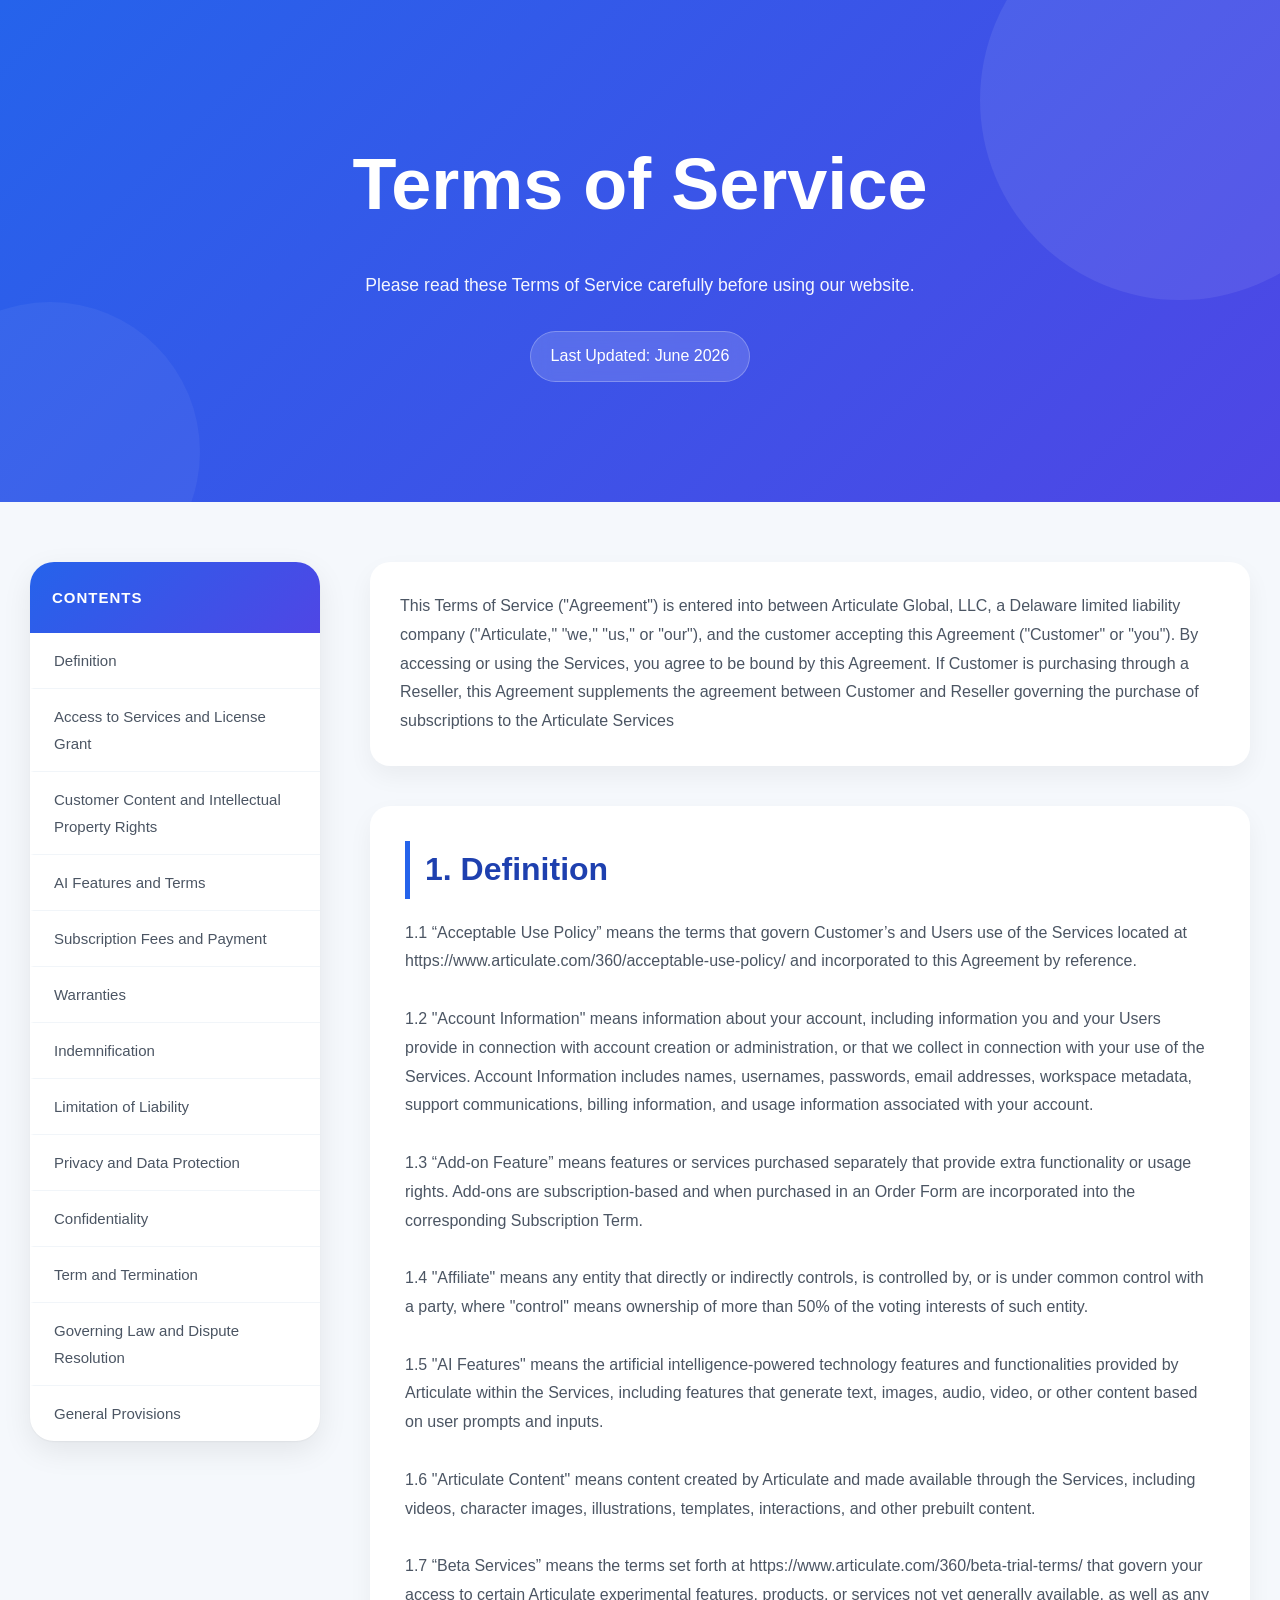
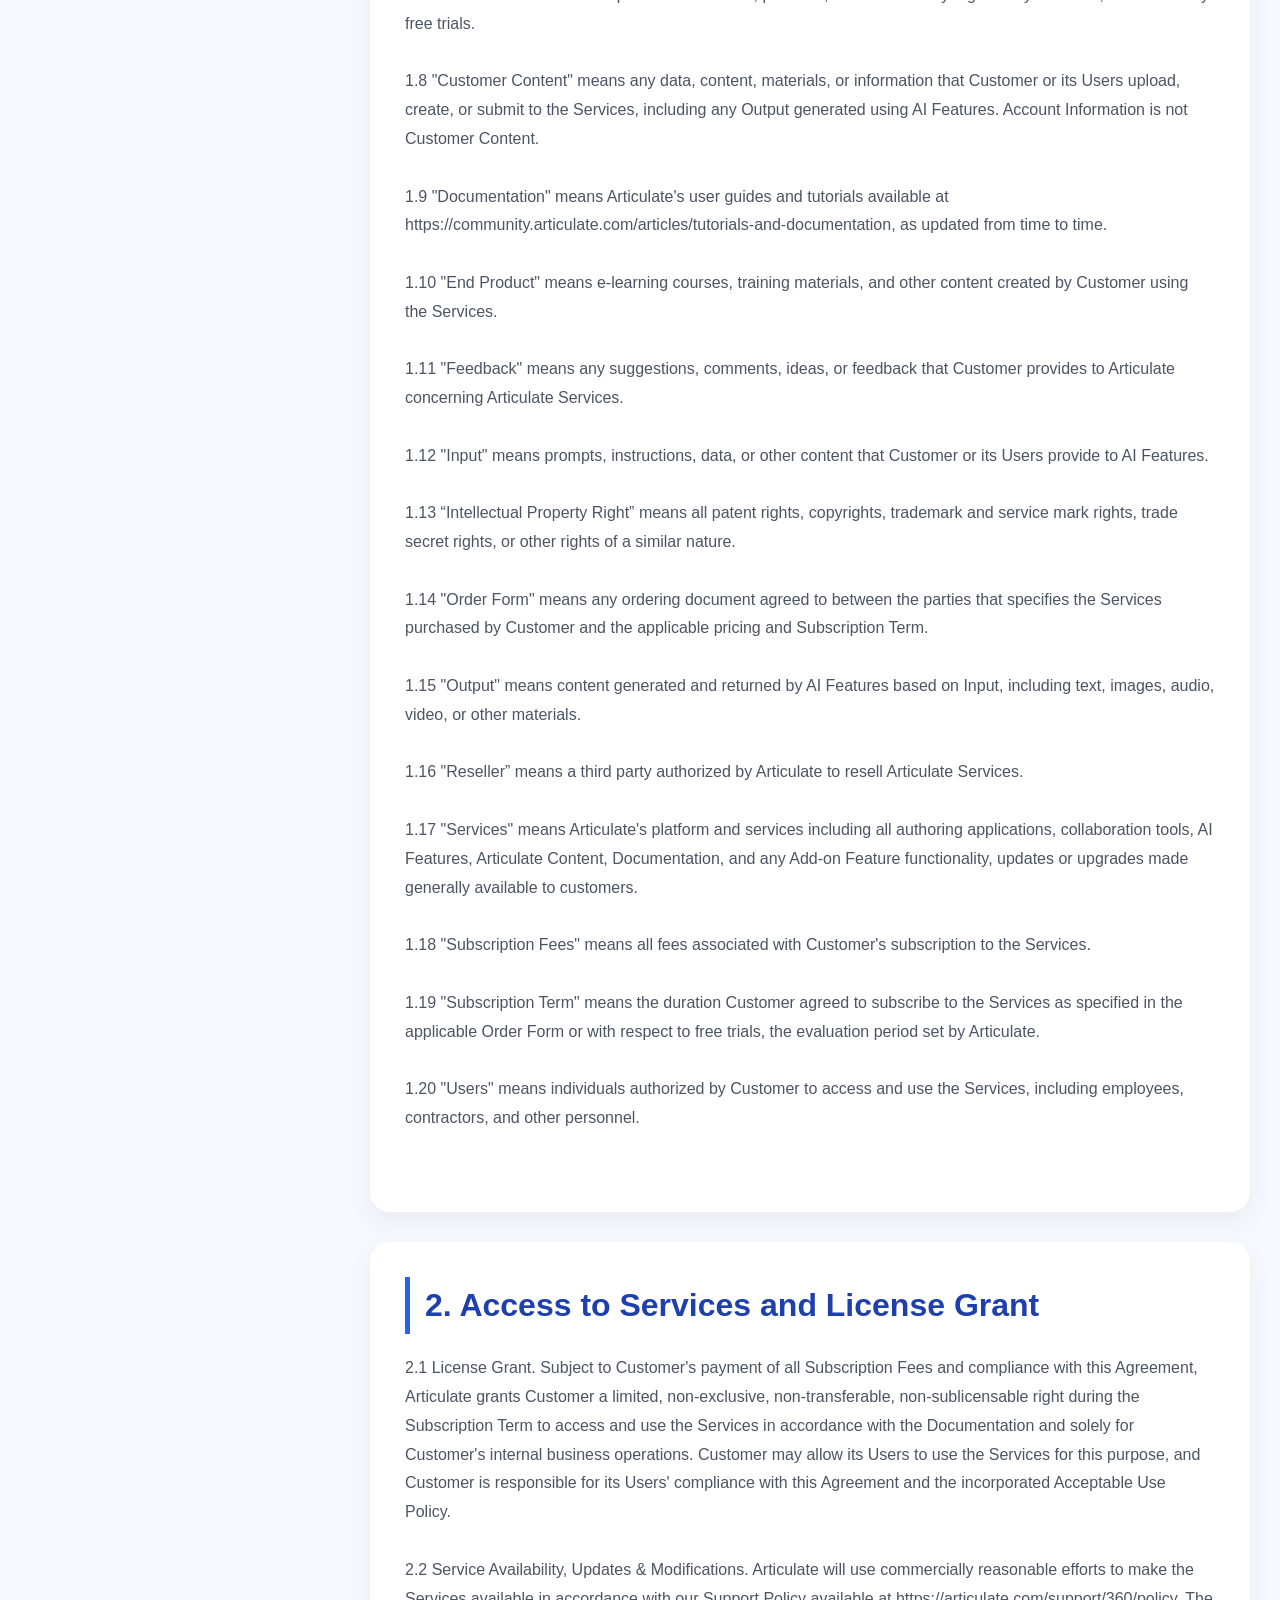
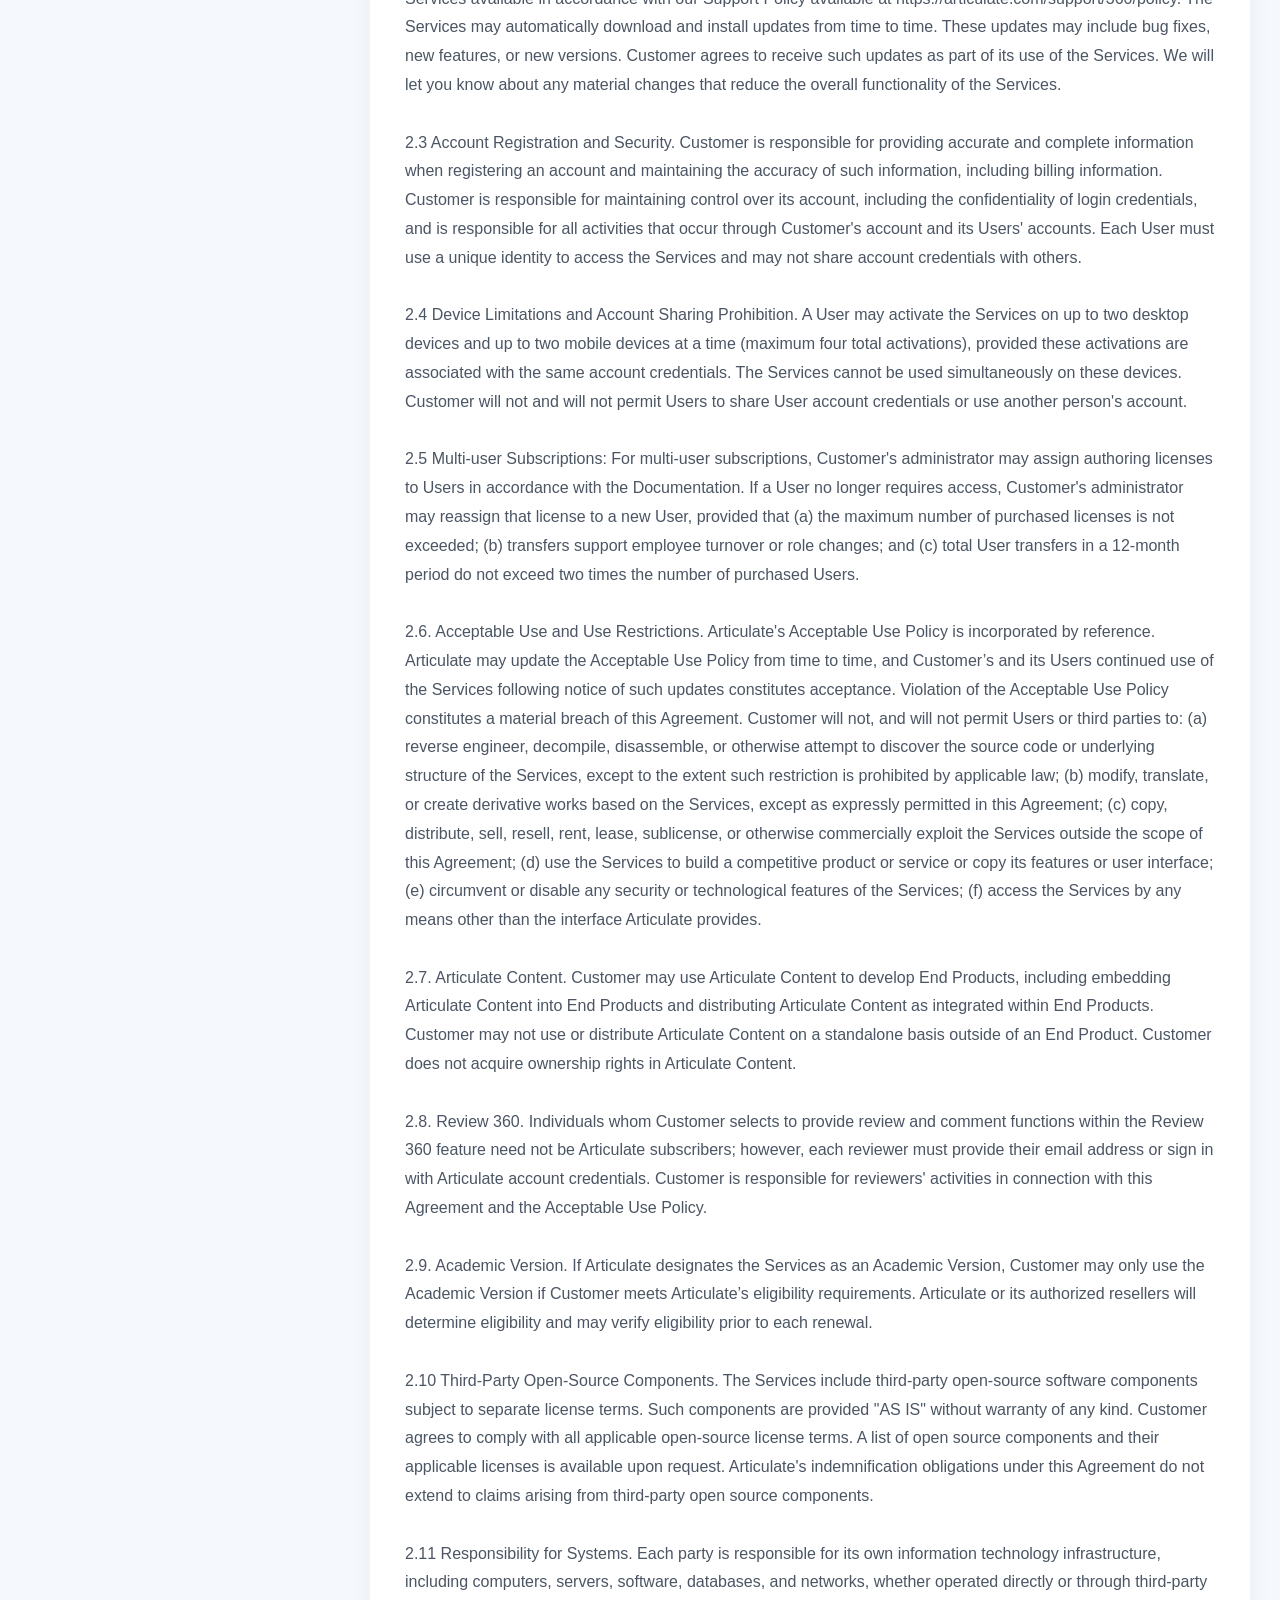
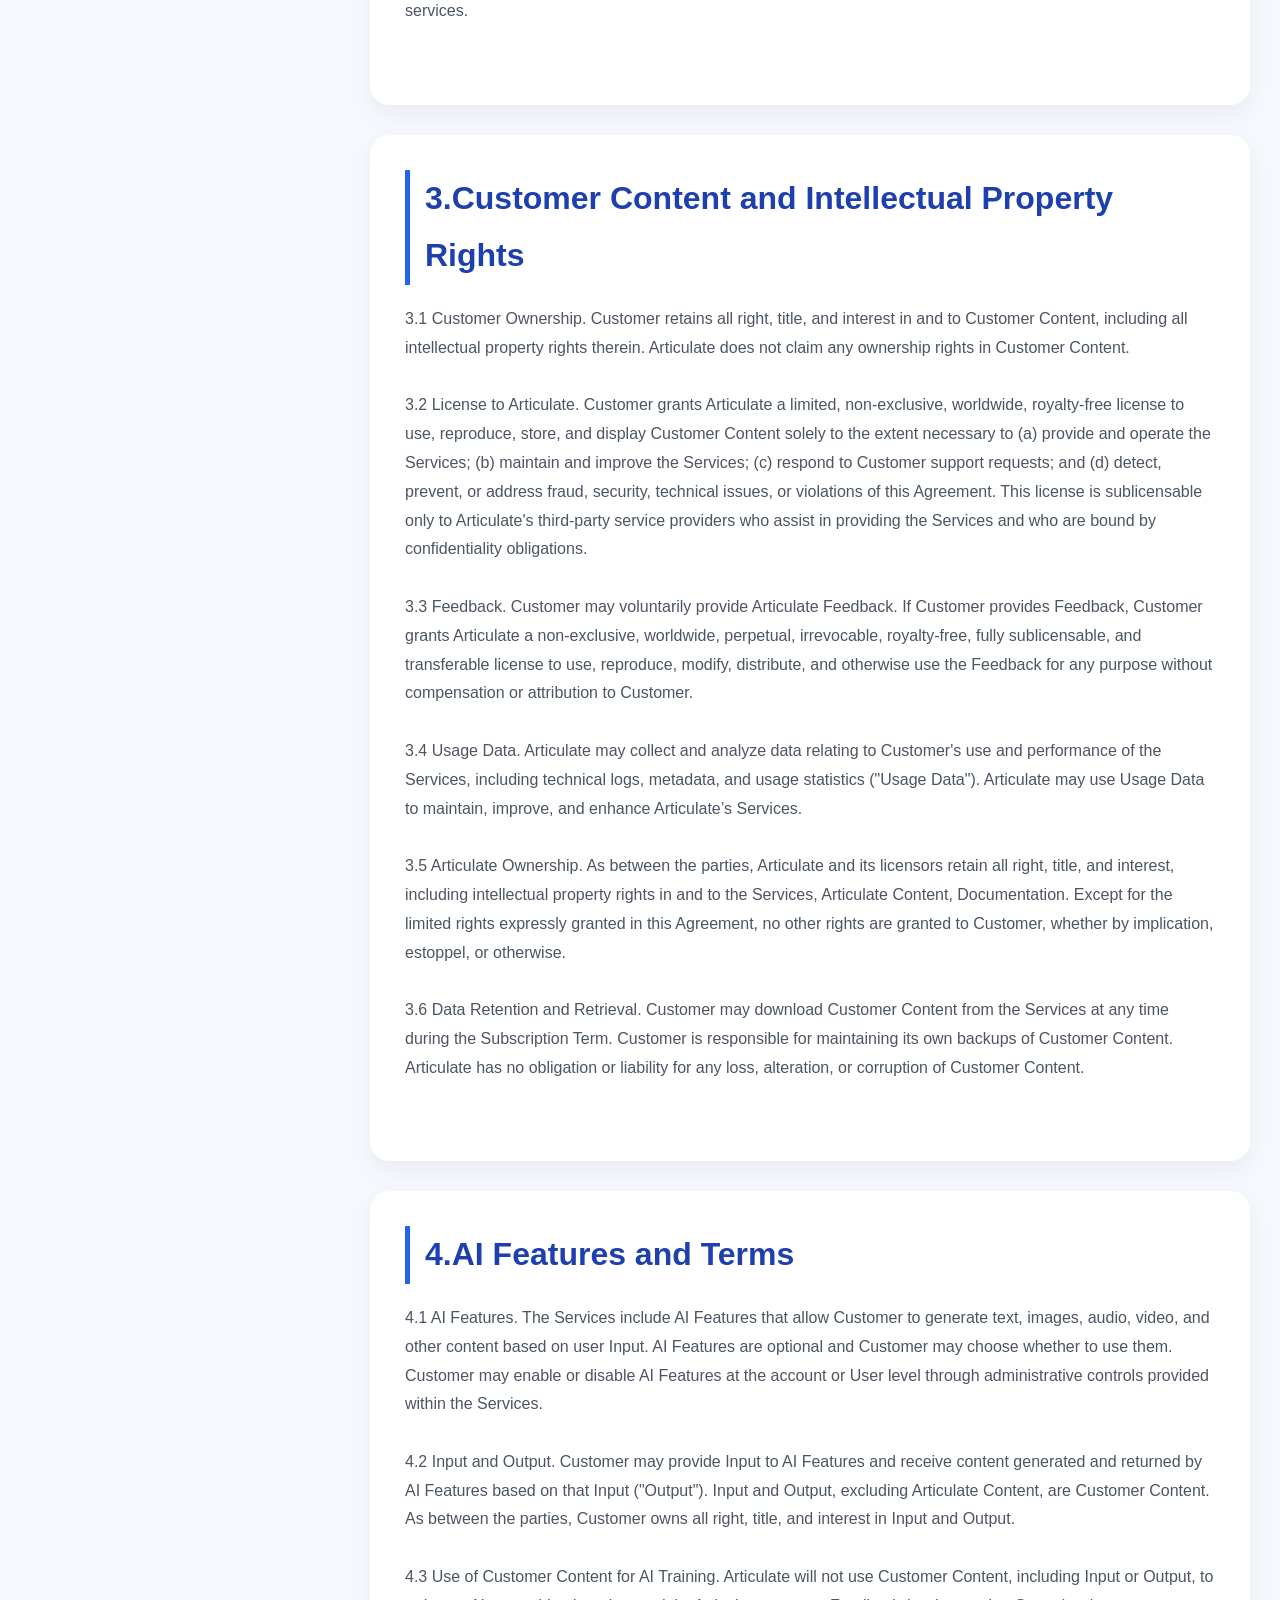
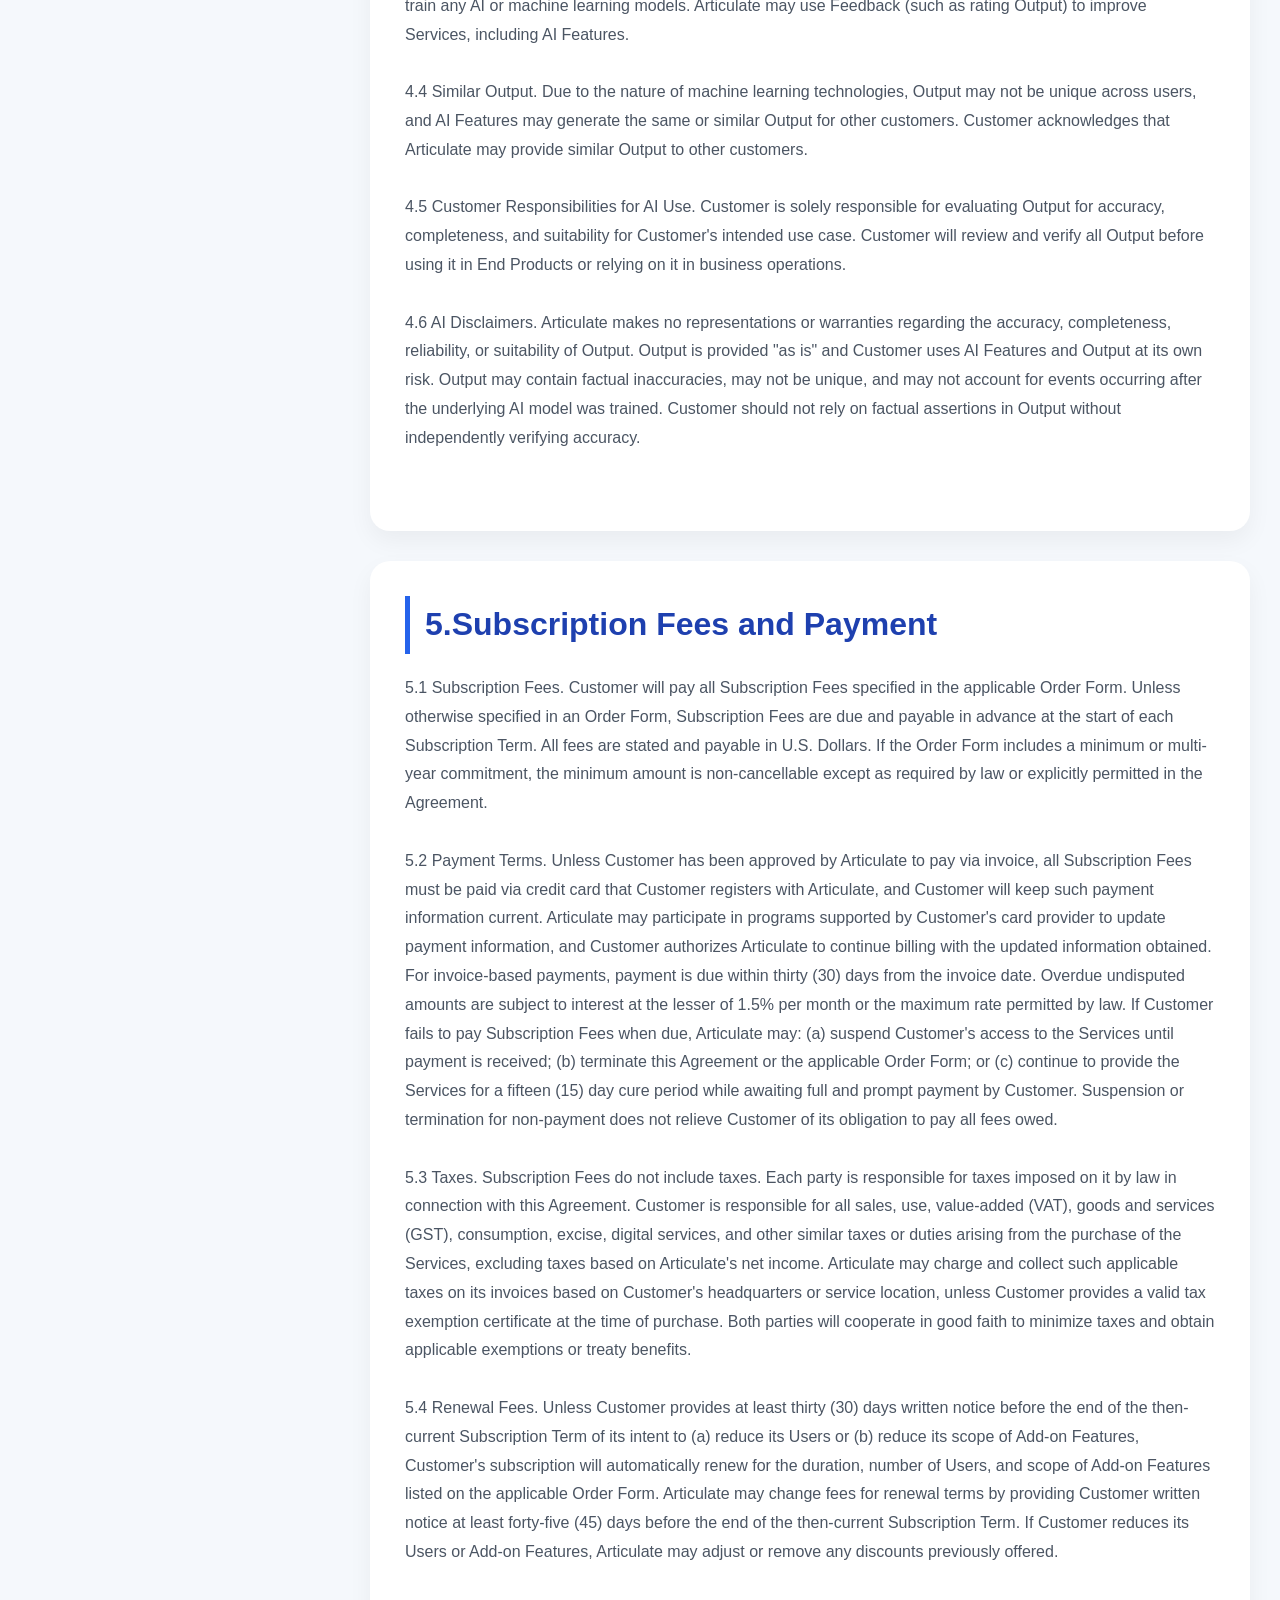
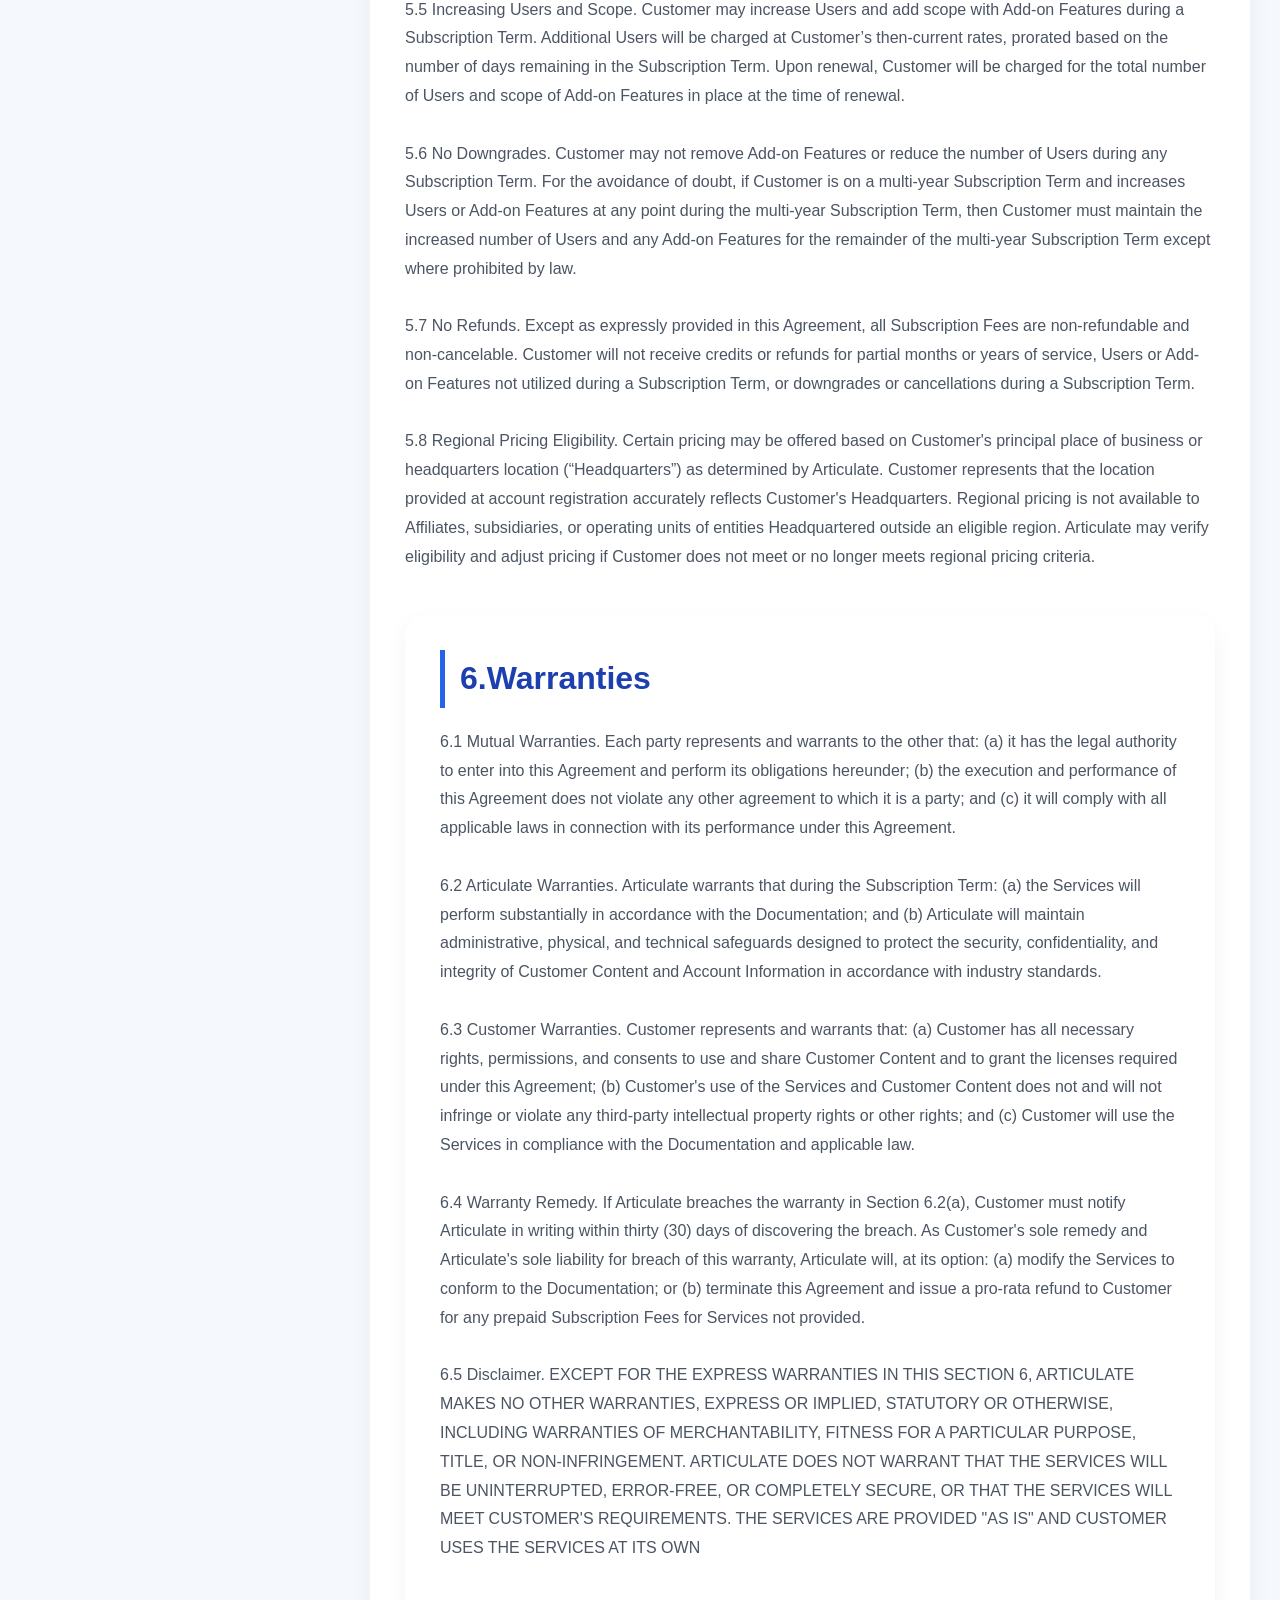
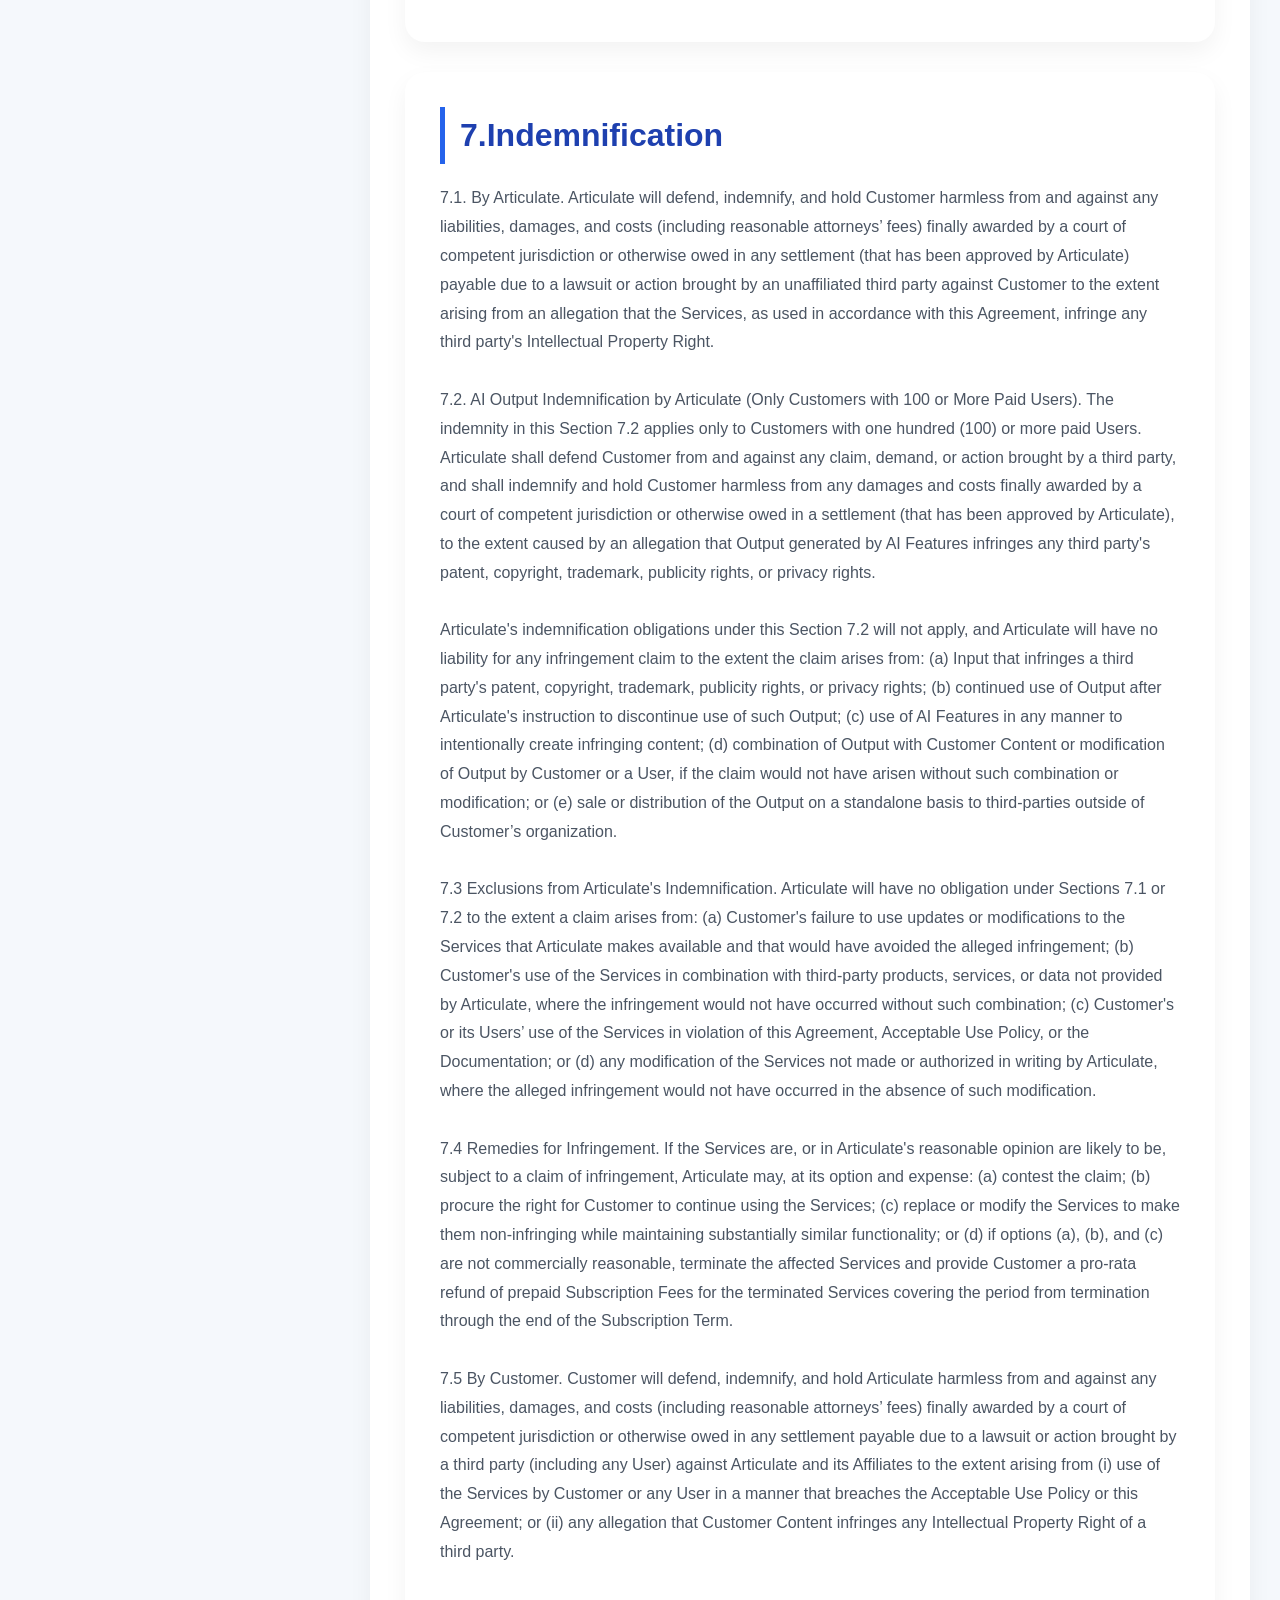
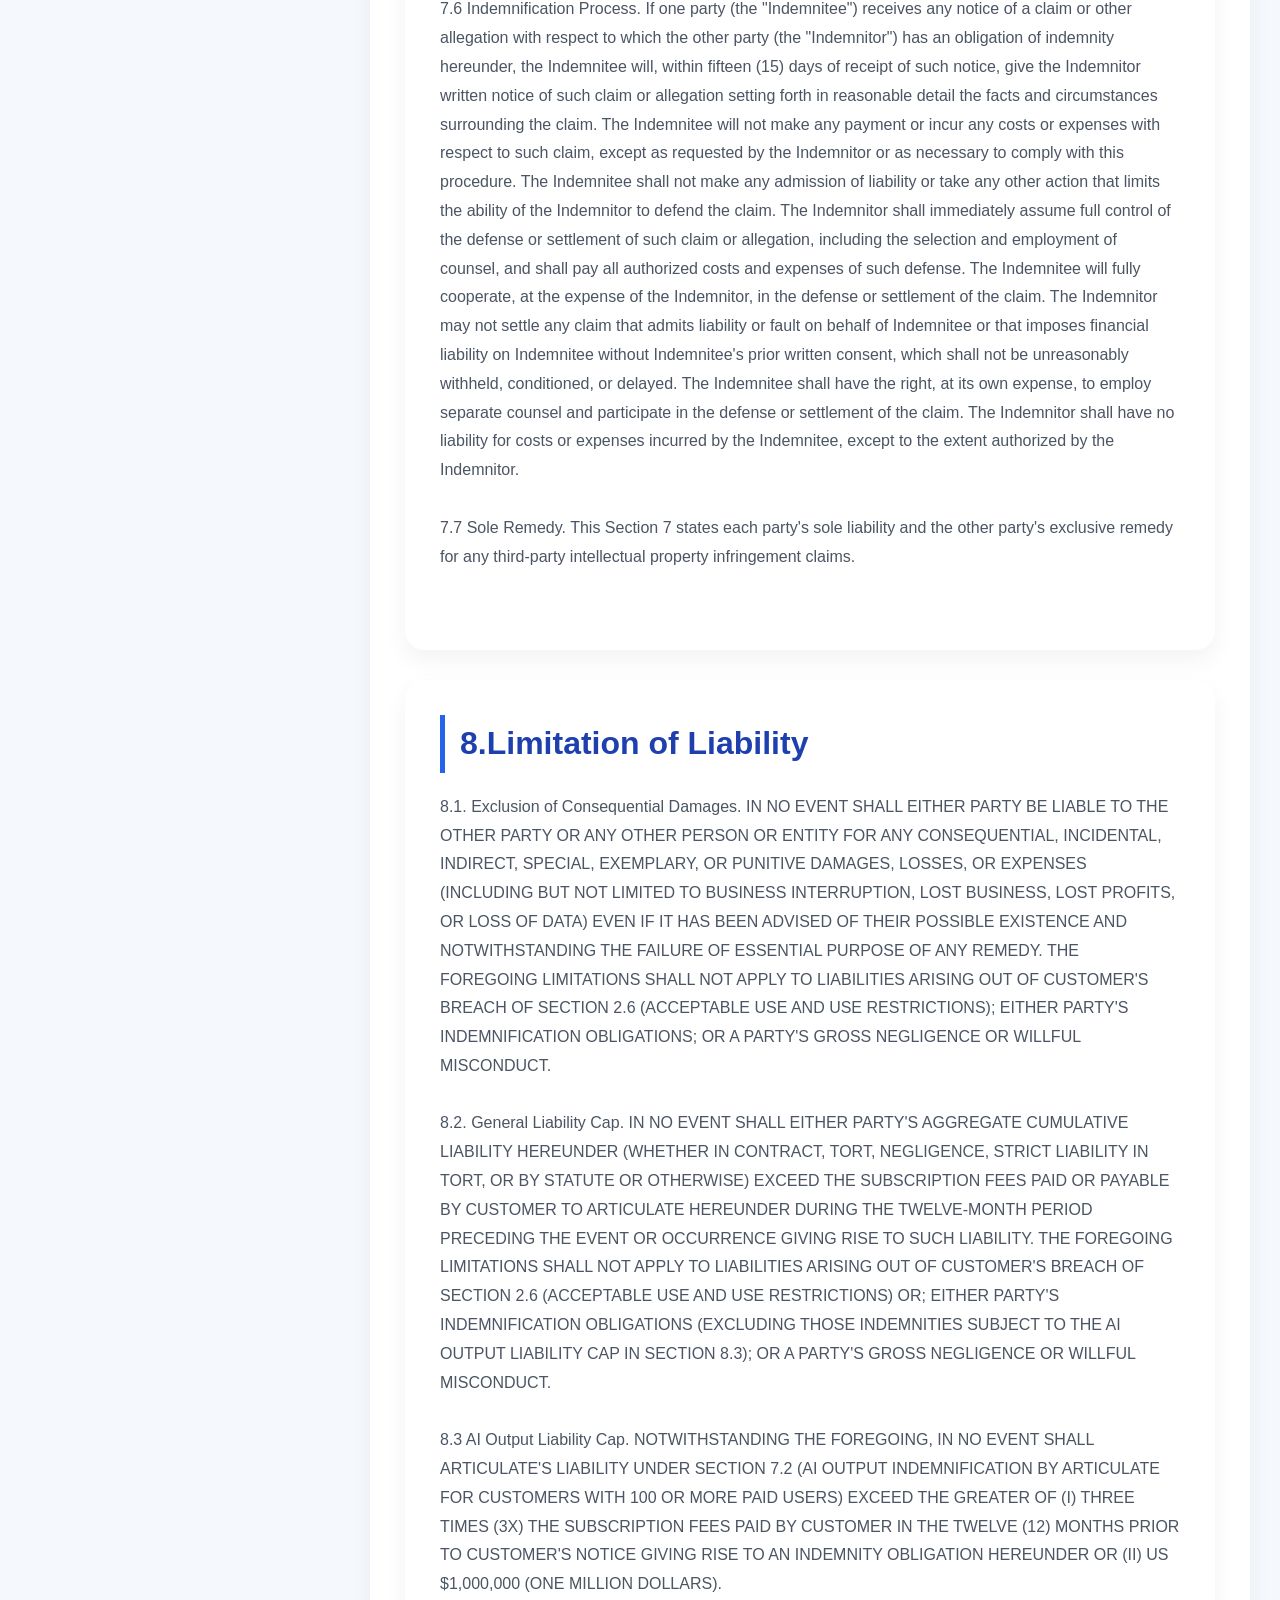
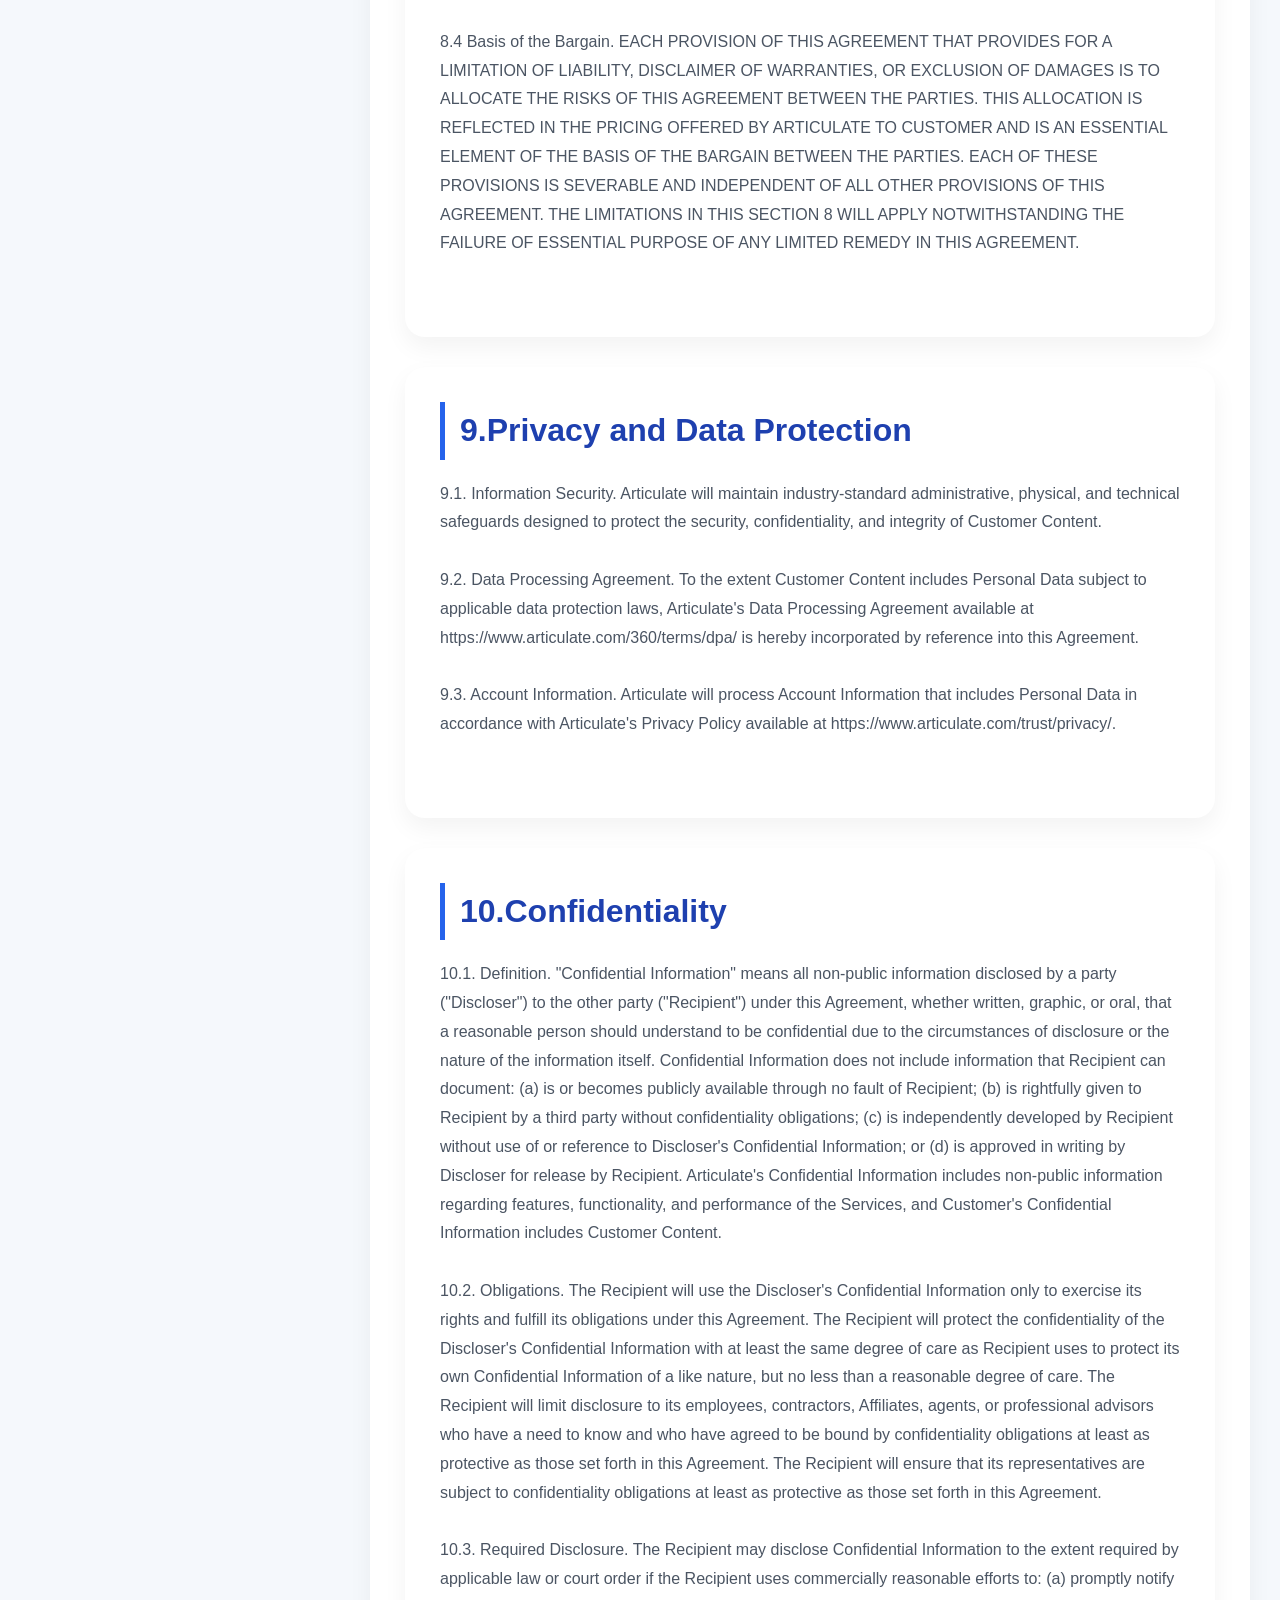
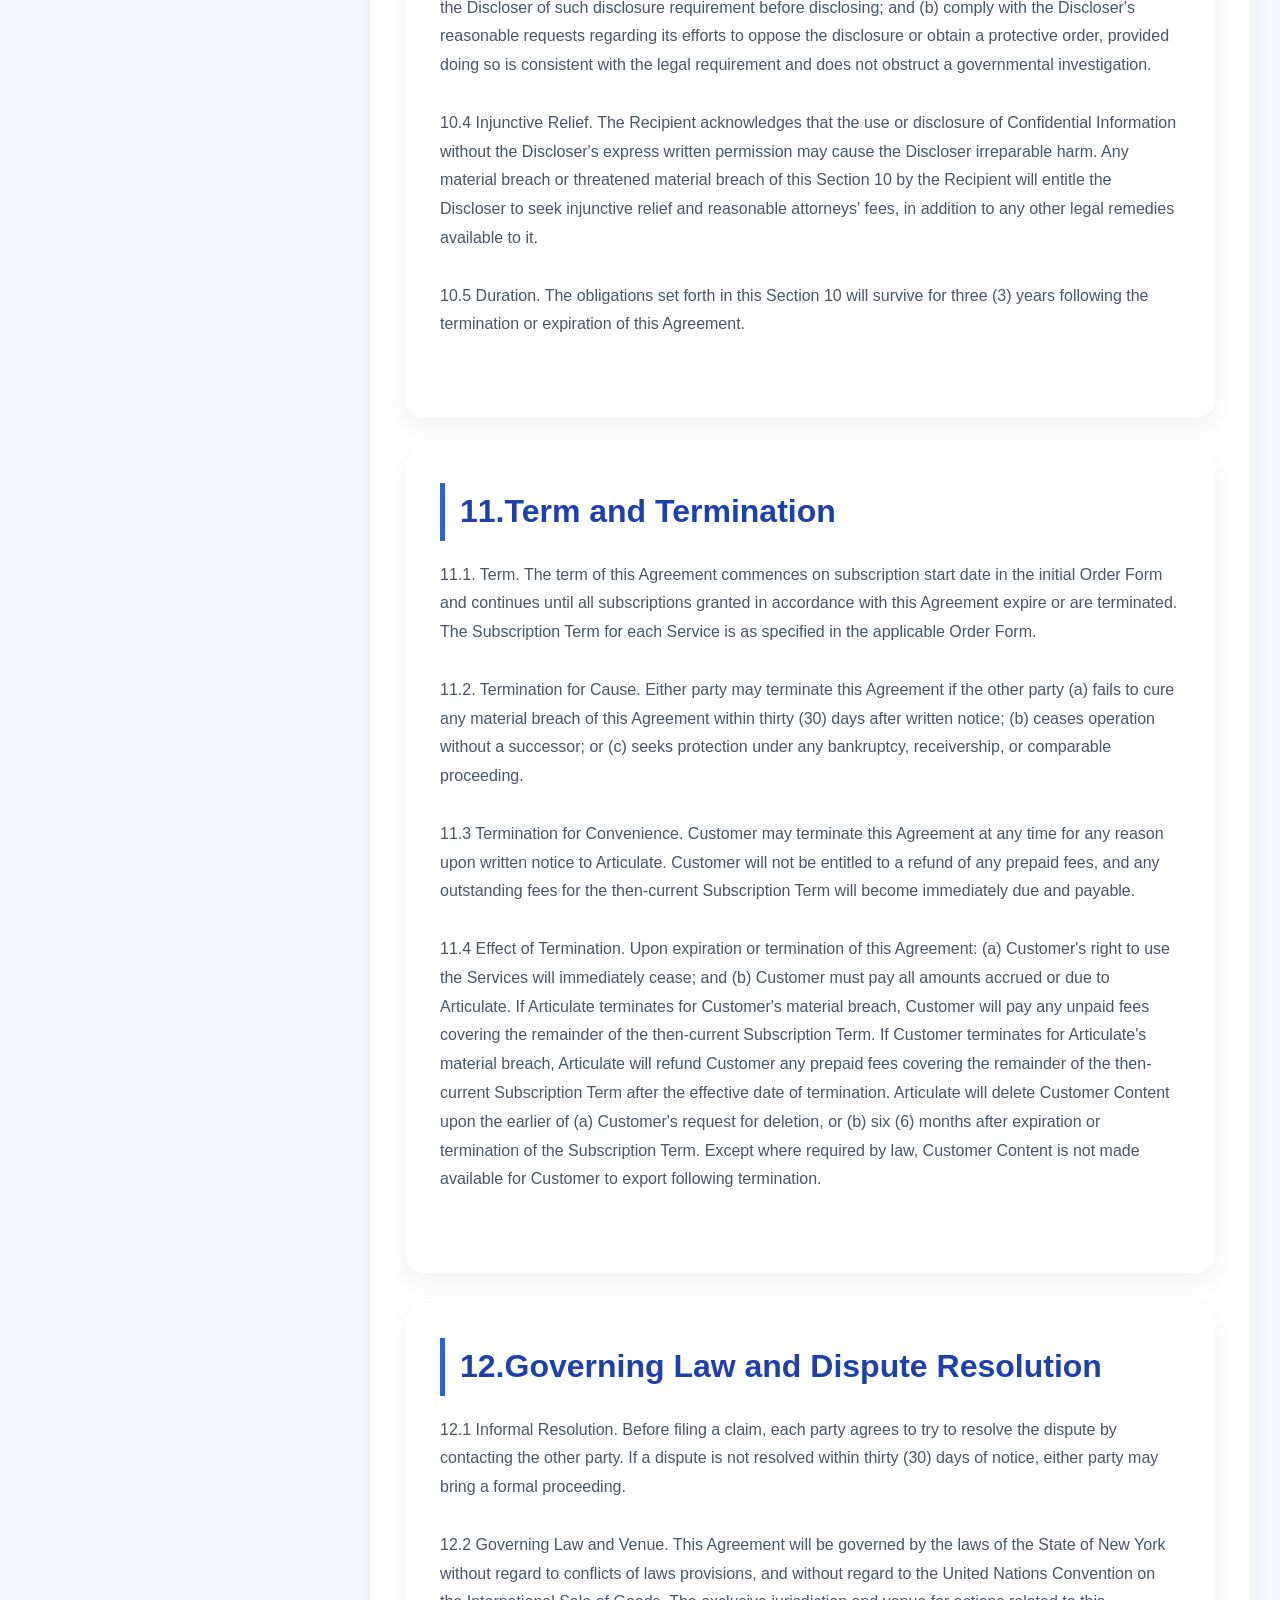
<file: index.html>
<!DOCTYPE html>
<html lang="en">

<head>
    <meta charset="UTF-8">
    <meta name="viewport" content="width=device-width, initial-scale=1.0">
    <title>Terms of Service</title>
    <link rel="stylesheet" href="./style.css">
</head>

<body>

    <header class="hero">
        <div class="hero-content">
            <h1>Terms of Service</h1>
            <p>Please read these Terms of Service carefully before using our website.</p>
            <span class="updated">Last Updated: June 2026</span>
        </div>
    </header>

    <div class="terms-container">

        <aside class="sidebar">
            <h3>Contents</h3>

            <a href="#intro">Definition</a>
            <a href="#eligibility">Access to Services and License Grant</a>
            <a href="#accounts">Customer Content and Intellectual Property Rights</a>
            <a href="#services">AI Features and Terms</a>
            <a href="#conduct">Subscription Fees and Payment</a>
            <a href="#payments">Warranties</a>
            <a href="#privacy">Indemnification</a>
            <a href="#property">Limitation of Liability</a>
            <a href="#termination">Privacy and Data Protection</a>
            <a href="#liability">Confidentiality</a>
            <a href="#changes">Term and Termination</a>
            <a href="#contact">Governing Law and Dispute Resolution</a>
            <a href="#general">General Provisions</a>
        </aside>

        <main class="content">


            <p>This Terms of Service ("Agreement") is entered into between Articulate Global, LLC, a Delaware limited liability company ("Articulate," "we," "us," or "our"), and the customer accepting this Agreement ("Customer" or "you"). By accessing or using the Services, you agree to be bound by this Agreement.

If Customer is purchasing through a Reseller, this Agreement supplements the agreement between Customer and Reseller governing the purchase of subscriptions to the Articulate Services</p>
            <section id="intro">

                <h2>1. Definition</h2>
                <p>
                    1.1 “Acceptable Use Policy” means the terms that govern Customer’s and Users use of the Services
                    located at https://www.articulate.com/360/acceptable-use-policy/ and incorporated to this Agreement
                    by reference.<br><br>

                    1.2 "Account Information" means information about your account, including information you and your
                    Users provide in connection with account creation or administration, or that we collect in
                    connection with your use of the Services. Account Information includes names, usernames, passwords,
                    email addresses, workspace metadata, support communications, billing information, and usage
                    information associated with your account.<br><br>

                    1.3 “Add-on Feature” means features or services purchased separately that provide extra
                    functionality or usage rights. Add-ons are subscription-based and when purchased in an Order Form
                    are incorporated into the corresponding Subscription Term.<br><br>

                    1.4 "Affiliate" means any entity that directly or indirectly controls, is controlled by, or is under
                    common control with a party, where "control" means ownership of more than 50% of the voting
                    interests of such entity.<br><br>

                    1.5 "AI Features" means the artificial intelligence-powered technology features and functionalities
                    provided by Articulate within the Services, including features that generate text, images, audio,
                    video, or other content based on user prompts and inputs.<br><br>

                    1.6 "Articulate Content" means content created by Articulate and made available through the
                    Services, including videos, character images, illustrations, templates, interactions, and other
                    prebuilt content.<br><br>

                    1.7 “Beta Services” means the terms set forth at https://www.articulate.com/360/beta-trial-terms/
                    that govern your access to certain Articulate experimental features, products, or services not yet
                    generally available, as well as any free trials.<br><br>

                    1.8 "Customer Content" means any data, content, materials, or information that Customer or its Users
                    upload, create, or submit to the Services, including any Output generated using AI Features. Account
                    Information is not Customer Content.<br><br>

                    1.9 "Documentation" means Articulate's user guides and tutorials available at
                    https://community.articulate.com/articles/tutorials-and-documentation, as updated from time to
                    time.<br><br>

                    1.10 "End Product" means e-learning courses, training materials, and other content created by
                    Customer using the Services.<br><br>

                    1.11 "Feedback" means any suggestions, comments, ideas, or feedback that Customer provides to
                    Articulate concerning Articulate Services.<br><br>

                    1.12 "Input" means prompts, instructions, data, or other content that Customer or its Users provide
                    to AI Features.<br><br>

                    1.13 “Intellectual Property Right” means all patent rights, copyrights, trademark and service mark
                    rights, trade secret rights, or other rights of a similar nature.<br><br>

                    1.14 "Order Form" means any ordering document agreed to between the parties that specifies the
                    Services purchased by Customer and the applicable pricing and Subscription Term.<br><br>

                    1.15 "Output" means content generated and returned by AI Features based on Input, including text,
                    images, audio, video, or other materials.<br><br>

                    1.16 "Reseller” means a third party authorized by Articulate to resell Articulate Services.<br><br>

                    1.17 "Services" means Articulate's platform and services including all authoring applications,
                    collaboration tools, AI Features, Articulate Content, Documentation, and any Add-on Feature
                    functionality, updates or upgrades made generally available to customers.<br><br>

                    1.18 "Subscription Fees" means all fees associated with Customer's subscription to the
                    Services.<br><br>

                    1.19 "Subscription Term" means the duration Customer agreed to subscribe to the Services as
                    specified in the applicable Order Form or with respect to free trials, the evaluation period set by
                    Articulate.<br><br>

                    1.20 "Users" means individuals authorized by Customer to access and use the Services, including
                    employees, contractors, and other personnel.<br><br>
                </p>
            </section>

            <section id="eligibility">
                <h2>2. Access to Services and License Grant</h2>
                <p>
                    2.1 License Grant. Subject to Customer's payment of all Subscription Fees and compliance with this
                    Agreement, Articulate grants Customer a limited, non-exclusive, non-transferable, non-sublicensable
                    right during the Subscription Term to access and use the Services in accordance with the
                    Documentation and solely for Customer's internal business operations. Customer may allow its Users
                    to use the Services for this purpose, and Customer is responsible for its Users' compliance with
                    this Agreement and the incorporated Acceptable Use Policy.<br><br>

                    2.2 Service Availability, Updates & Modifications. Articulate will use commercially reasonable
                    efforts to make the Services available in accordance with our Support Policy available at
                    https://articulate.com/support/360/policy. The Services may automatically download and install
                    updates from time to time. These updates may include bug fixes, new features, or new versions.
                    Customer agrees to receive such updates as part of its use of the Services. We will let you know
                    about any material changes that reduce the overall functionality of the Services.<br><br>

                    2.3 Account Registration and Security. Customer is responsible for providing accurate and complete
                    information when registering an account and maintaining the accuracy of such information, including
                    billing information. Customer is responsible for maintaining control over its account, including the
                    confidentiality of login credentials, and is responsible for all activities that occur through
                    Customer's account and its Users' accounts. Each User must use a unique identity to access the
                    Services and may not share account credentials with others.<br><br>

                    2.4 Device Limitations and Account Sharing Prohibition. A User may activate the Services on up to
                    two desktop devices and up to two mobile devices at a time (maximum four total activations),
                    provided these activations are associated with the same account credentials. The Services cannot be
                    used simultaneously on these devices. Customer will not and will not permit Users to share User
                    account credentials or use another person's account.<br><br>

                    2.5 Multi-user Subscriptions: For multi-user subscriptions, Customer's administrator may assign
                    authoring licenses to Users in accordance with the Documentation. If a User no longer requires
                    access, Customer's administrator may reassign that license to a new User, provided that (a) the
                    maximum number of purchased licenses is not exceeded; (b) transfers support employee turnover or
                    role changes; and (c) total User transfers in a 12-month period do not exceed two times the number
                    of purchased Users.<br><br>

                    2.6. Acceptable Use and Use Restrictions. Articulate's Acceptable Use Policy is incorporated by
                    reference. Articulate may update the Acceptable Use Policy from time to time, and Customer’s and its
                    Users continued use of the Services following notice of such updates constitutes acceptance.
                    Violation of the Acceptable Use Policy constitutes a material breach of this Agreement. Customer
                    will not, and will not permit Users or third parties to:

                    (a) reverse engineer, decompile, disassemble, or otherwise attempt to discover the source code or
                    underlying structure of the Services, except to the extent such restriction is prohibited by
                    applicable law;

                    (b) modify, translate, or create derivative works based on the Services, except as expressly
                    permitted in this Agreement;

                    (c) copy, distribute, sell, resell, rent, lease, sublicense, or otherwise commercially exploit the
                    Services outside the scope of this Agreement;

                    (d) use the Services to build a competitive product or service or copy its features or user
                    interface;

                    (e) circumvent or disable any security or technological features of the Services;

                    (f) access the Services by any means other than the interface Articulate provides.<br><br>

                    2.7. Articulate Content. Customer may use Articulate Content to develop End Products, including
                    embedding Articulate Content into End Products and distributing Articulate Content as integrated
                    within End Products. Customer may not use or distribute Articulate Content on a standalone basis
                    outside of an End Product. Customer does not acquire ownership rights in Articulate Content.<br><br>

                    2.8. Review 360. Individuals whom Customer selects to provide review and comment functions within
                    the Review 360 feature need not be Articulate subscribers; however, each reviewer must provide their
                    email address or sign in with Articulate account credentials. Customer is responsible for reviewers'
                    activities in connection with this Agreement and the Acceptable Use Policy. <br><br>

                    2.9. Academic Version. If Articulate designates the Services as an Academic Version, Customer may
                    only use the Academic Version if Customer meets Articulate’s eligibility requirements. Articulate or
                    its authorized resellers will determine eligibility and may verify eligibility prior to each
                    renewal.<br><br>

                    2.10 Third-Party Open-Source Components. The Services include third-party open-source software
                    components subject to separate license terms. Such components are provided "AS IS" without warranty
                    of any kind. Customer agrees to comply with all applicable open-source license terms. A list of open
                    source components and their applicable licenses is available upon request. Articulate's
                    indemnification obligations under this Agreement do not extend to claims arising from third-party
                    open source components.<br><br>

                    2.11 Responsibility for Systems. Each party is responsible for its own information technology
                    infrastructure, including computers, servers, software, databases, and networks, whether operated
                    directly or through third-party services.<br><br>
                </p>
            </section>

            <section id="accounts">
                <h2>3.Customer Content and Intellectual Property Rights</h2>
                <p>
                   
                    3.1 Customer Ownership. Customer retains all right, title, and interest in and to Customer Content,
                    including all intellectual property rights therein. Articulate does not claim any ownership rights
                    in Customer Content.<br><br>

                    3.2 License to Articulate. Customer grants Articulate a limited, non-exclusive, worldwide,
                    royalty-free license to use, reproduce, store, and display Customer Content solely to the extent
                    necessary to (a) provide and operate the Services; (b) maintain and improve the Services; (c)
                    respond to Customer support requests; and (d) detect, prevent, or address fraud, security, technical
                    issues, or violations of this Agreement. This license is sublicensable only to Articulate's
                    third-party service providers who assist in providing the Services and who are bound by
                    confidentiality obligations.<br><br>

                    3.3 Feedback. Customer may voluntarily provide Articulate Feedback. If Customer provides Feedback,
                    Customer grants Articulate a non-exclusive, worldwide, perpetual, irrevocable, royalty-free, fully
                    sublicensable, and transferable license to use, reproduce, modify, distribute, and otherwise use the
                    Feedback for any purpose without compensation or attribution to Customer.<br><br>

                    3.4 Usage Data. Articulate may collect and analyze data relating to Customer's use and performance
                    of the Services, including technical logs, metadata, and usage statistics ("Usage Data"). Articulate
                    may use Usage Data to maintain, improve, and enhance Articulate’s Services.<br><br>

                    3.5 Articulate Ownership. As between the parties, Articulate and its licensors retain all right,
                    title, and interest, including intellectual property rights in and to the Services, Articulate
                    Content, Documentation. Except for the limited rights expressly granted in this Agreement, no other
                    rights are granted to Customer, whether by implication, estoppel, or otherwise.<br><br>

                    3.6 Data Retention and Retrieval. Customer may download Customer Content from the Services at any
                    time during the Subscription Term. Customer is responsible for maintaining its own backups of
                    Customer Content. Articulate has no obligation or liability for any loss, alteration, or corruption
                    of Customer Content.<br><br>
                </p>
            </section>

            <section id="services">
                <h2>4.AI Features and Terms</h2>
                <p>
                  
                    4.1 AI Features. The Services include AI Features that allow Customer to generate text, images,
                    audio, video, and other content based on user Input. AI Features are optional and Customer may
                    choose whether to use them. Customer may enable or disable AI Features at the account or User level
                    through administrative controls provided within the Services.<br><br>

                    4.2 Input and Output. Customer may provide Input to AI Features and receive content generated and
                    returned by AI Features based on that Input ("Output"). Input and Output, excluding Articulate
                    Content, are Customer Content. As between the parties, Customer owns all right, title, and interest
                    in Input and Output.<br><br>

                    4.3 Use of Customer Content for AI Training. Articulate will not use Customer Content, including
                    Input or Output, to train any AI or machine learning models. Articulate may use Feedback (such as
                    rating Output) to improve Services, including AI Features.<br><br>

                    4.4 Similar Output. Due to the nature of machine learning technologies, Output may not be unique
                    across users, and AI Features may generate the same or similar Output for other customers. Customer
                    acknowledges that Articulate may provide similar Output to other customers.<br><br>

                    4.5 Customer Responsibilities for AI Use. Customer is solely responsible for evaluating Output for
                    accuracy, completeness, and suitability for Customer's intended use case. Customer will review and
                    verify all Output before using it in End Products or relying on it in business operations.<br><br>

                    4.6 AI Disclaimers. Articulate makes no representations or warranties regarding the accuracy,
                    completeness, reliability, or suitability of Output. Output is provided "as is" and Customer uses AI
                    Features and Output at its own risk. Output may contain factual inaccuracies, may not be unique, and
                    may not account for events occurring after the underlying AI model was trained. Customer should not
                    rely on factual assertions in Output without independently verifying accuracy.<br><br>
                </p>
            </section>

            <section id="conduct">
                <h2>5.Subscription Fees and Payment</h2>
                <p>
                    5.1 Subscription Fees. Customer will pay all Subscription Fees specified in the applicable Order
                    Form. Unless otherwise specified in an Order Form, Subscription Fees are due and payable in advance
                    at the start of each Subscription Term. All fees are stated and payable in U.S. Dollars. If the
                    Order Form includes a minimum or multi-year commitment, the minimum amount is non-cancellable except
                    as required by law or explicitly permitted in the Agreement.<br><br>

                    5.2 Payment Terms. Unless Customer has been approved by Articulate to pay via invoice, all
                    Subscription Fees must be paid via credit card that Customer registers with Articulate, and Customer
                    will keep such payment information current. Articulate may participate in programs supported by
                    Customer's card provider to update payment information, and Customer authorizes Articulate to
                    continue billing with the updated information obtained. For invoice-based payments, payment is due
                    within thirty (30) days from the invoice date. Overdue undisputed amounts are subject to interest at
                    the lesser of 1.5% per month or the maximum rate permitted by law. If Customer fails to pay
                    Subscription Fees when due, Articulate may: (a) suspend Customer's access to the Services until
                    payment is received; (b) terminate this Agreement or the applicable Order Form; or (c) continue to
                    provide the Services for a fifteen (15) day cure period while awaiting full and prompt payment by
                    Customer. Suspension or termination for non-payment does not relieve Customer of its obligation to
                    pay all fees owed.<br><br>

                    5.3 Taxes. Subscription Fees do not include taxes. Each party is responsible for taxes imposed on it
                    by law in connection with this Agreement. Customer is responsible for all sales, use, value-added
                    (VAT), goods and services (GST), consumption, excise, digital services, and other similar taxes or
                    duties arising from the purchase of the Services, excluding taxes based on Articulate's net income.
                    Articulate may charge and collect such applicable taxes on its invoices based on Customer's
                    headquarters or service location, unless Customer provides a valid tax exemption certificate at the
                    time of purchase. Both parties will cooperate in good faith to minimize taxes and obtain applicable
                    exemptions or treaty benefits.<br><br>

                    5.4 Renewal Fees. Unless Customer provides at least thirty (30) days written notice before the end
                    of the then-current Subscription Term of its intent to (a) reduce its Users or (b) reduce its scope
                    of Add-on Features, Customer's subscription will automatically renew for the duration, number of
                    Users, and scope of Add-on Features listed on the applicable Order Form. Articulate may change fees
                    for renewal terms by providing Customer written notice at least forty-five (45) days before the end
                    of the then-current Subscription Term. If Customer reduces its Users or Add-on Features, Articulate
                    may adjust or remove any discounts previously offered.<br><br>

                    5.5 Increasing Users and Scope. Customer may increase Users and add scope with Add-on Features
                    during a Subscription Term. Additional Users will be charged at Customer’s then-current rates,
                    prorated based on the number of days remaining in the Subscription Term. Upon renewal, Customer will
                    be charged for the total number of Users and scope of Add-on Features in place at the time of
                    renewal.<br><br>

                    5.6 No Downgrades. Customer may not remove Add-on Features or reduce the number of Users during any
                    Subscription Term. For the avoidance of doubt, if Customer is on a multi-year Subscription Term and
                    increases Users or Add-on Features at any point during the multi-year Subscription Term, then
                    Customer must maintain the increased number of Users and any Add-on Features for the remainder of
                    the multi-year Subscription Term except where prohibited by law.<br><br>

                    5.7 No Refunds. Except as expressly provided in this Agreement, all Subscription Fees are
                    non-refundable and non-cancelable. Customer will not receive credits or refunds for partial months
                    or years of service, Users or Add-on Features not utilized during a Subscription Term, or downgrades
                    or cancellations during a Subscription Term.<br><br>

                    5.8 Regional Pricing Eligibility. Certain pricing may be offered based on Customer's principal place
                    of business or headquarters location (“Headquarters”) as determined by Articulate. Customer
                    represents that the location provided at account registration accurately reflects Customer's
                    Headquarters. Regional pricing is not available to Affiliates, subsidiaries, or operating units of
                    entities Headquartered outside an eligible region. Articulate may verify eligibility and adjust
                    pricing if Customer does not meet or no longer meets regional pricing criteria.<br><br>
                </p>



                <section id="payments">
                    <h2>6.Warranties</h2>
                    <p>
                        6.1 Mutual Warranties. Each party represents and warrants to the other that: (a) it has the
                        legal authority to enter into this Agreement and perform its obligations hereunder; (b) the
                        execution and performance of this Agreement does not violate any other agreement to which it is
                        a party; and (c) it will comply with all applicable laws in connection with its performance
                        under this Agreement.<br><br>

                        6.2 Articulate Warranties. Articulate warrants that during the Subscription Term: (a) the
                        Services will perform substantially in accordance with the Documentation; and (b) Articulate
                        will maintain administrative, physical, and technical safeguards designed to protect the
                        security, confidentiality, and integrity of Customer Content and Account Information in
                        accordance with industry standards.<br><br>

                        6.3 Customer Warranties. Customer represents and warrants that: (a) Customer has all necessary
                        rights, permissions, and consents to use and share Customer Content and to grant the licenses
                        required under this Agreement; (b) Customer's use of the Services and Customer Content does not
                        and will not infringe or violate any third-party intellectual property rights or other rights;
                        and (c) Customer will use the Services in compliance with the Documentation and applicable law.<br><br>

                        6.4 Warranty Remedy. If Articulate breaches the warranty in Section 6.2(a), Customer must notify
                        Articulate in writing within thirty (30) days of discovering the breach. As Customer's sole
                        remedy and Articulate's sole liability for breach of this warranty, Articulate will, at its
                        option: (a) modify the Services to conform to the Documentation; or (b) terminate this Agreement
                        and issue a pro-rata refund to Customer for any prepaid Subscription Fees for Services not
                        provided.<br><br>

                        6.5 Disclaimer. EXCEPT FOR THE EXPRESS WARRANTIES IN THIS SECTION 6, ARTICULATE MAKES NO OTHER
                        WARRANTIES, EXPRESS OR IMPLIED, STATUTORY OR OTHERWISE, INCLUDING WARRANTIES OF MERCHANTABILITY,
                        FITNESS FOR A PARTICULAR PURPOSE, TITLE, OR NON-INFRINGEMENT. ARTICULATE DOES NOT WARRANT THAT
                        THE SERVICES WILL BE UNINTERRUPTED, ERROR-FREE, OR COMPLETELY SECURE, OR THAT THE SERVICES WILL
                        MEET CUSTOMER'S REQUIREMENTS. THE SERVICES ARE PROVIDED "AS IS" AND CUSTOMER USES THE SERVICES
                        AT ITS OWN<br><br>
                    </p>
                </section>

                <section id="privacy">
                    <h2>7.Indemnification</h2>
                    <p>
                        7.1. By Articulate. Articulate will defend, indemnify, and hold Customer harmless from and
                        against any liabilities, damages, and costs (including reasonable attorneys’ fees) finally
                        awarded by a court of competent jurisdiction or otherwise owed in any settlement (that has been
                        approved by Articulate) payable due to a lawsuit or action brought by an unaffiliated third
                        party against Customer to the extent arising from an allegation that the Services, as used in
                        accordance with this Agreement, infringe any third party's Intellectual Property Right.<br><br>

                        7.2. AI Output Indemnification by Articulate (Only Customers with 100 or More Paid Users). The
                        indemnity in this Section 7.2 applies only to Customers with one hundred (100) or more paid
                        Users. Articulate shall defend Customer from and against any claim, demand, or action brought by
                        a third party, and shall indemnify and hold Customer harmless from any damages and costs finally
                        awarded by a court of competent jurisdiction or otherwise owed in a settlement (that has been
                        approved by Articulate), to the extent caused by an allegation that Output generated by AI
                        Features infringes any third party's patent, copyright, trademark, publicity rights, or privacy
                        rights.<br><br>

                        Articulate's indemnification obligations under this Section 7.2 will not apply, and Articulate
                        will have no liability for any infringement claim to the extent the claim arises from: (a) Input
                        that infringes a third party's patent, copyright, trademark, publicity rights, or privacy
                        rights; (b) continued use of Output after Articulate's instruction to discontinue use of such
                        Output; (c) use of AI Features in any manner to intentionally create infringing content; (d)
                        combination of Output with Customer Content or modification of Output by Customer or a User, if
                        the claim would not have arisen without such combination or modification; or (e) sale or
                        distribution of the Output on a standalone basis to third-parties outside of Customer’s
                        organization.<br><br>

                        7.3 Exclusions from Articulate's Indemnification. Articulate will have no obligation under
                        Sections 7.1 or 7.2 to the extent a claim arises from:

                        (a) Customer's failure to use updates or modifications to the Services that Articulate makes
                        available and that would have avoided the alleged infringement;

                        (b) Customer's use of the Services in combination with third-party products, services, or data
                        not provided by Articulate, where the infringement would not have occurred without such
                        combination;

                        (c) Customer's or its Users’ use of the Services in violation of this Agreement, Acceptable Use
                        Policy, or the Documentation; or

                        (d) any modification of the Services not made or authorized in writing by Articulate, where the
                        alleged infringement would not have occurred in the absence of such modification.<br><br>

                        7.4 Remedies for Infringement. If the Services are, or in Articulate's reasonable opinion are
                        likely to be, subject to a claim of infringement, Articulate may, at its option and expense: (a)
                        contest the claim; (b) procure the right for Customer to continue using the Services; (c)
                        replace or modify the Services to make them non-infringing while maintaining substantially
                        similar functionality; or (d) if options (a), (b), and (c) are not commercially reasonable,
                        terminate the affected Services and provide Customer a pro-rata refund of prepaid Subscription
                        Fees for the terminated Services covering the period from termination through the end of the
                        Subscription Term.<br><br>

                        7.5 By Customer. Customer will defend, indemnify, and hold Articulate harmless from and against
                        any liabilities, damages, and costs (including reasonable attorneys’ fees) finally awarded by a
                        court of competent jurisdiction or otherwise owed in any settlement payable due to a lawsuit or
                        action brought by a third party (including any User) against Articulate and its Affiliates to
                        the extent arising from (i) use of the Services by Customer or any User in a manner that
                        breaches the Acceptable Use Policy or this Agreement; or (ii) any allegation that Customer
                        Content infringes any Intellectual Property Right of a third party.<br><br>

                        7.6 Indemnification Process. If one party (the "Indemnitee") receives any notice of a claim or
                        other allegation with respect to which the other party (the "Indemnitor") has an obligation of
                        indemnity hereunder, the Indemnitee will, within fifteen (15) days of receipt of such notice,
                        give the Indemnitor written notice of such claim or allegation setting forth in reasonable
                        detail the facts and circumstances surrounding the claim. The Indemnitee will not make any
                        payment or incur any costs or expenses with respect to such claim, except as requested by the
                        Indemnitor or as necessary to comply with this procedure. The Indemnitee shall not make any
                        admission of liability or take any other action that limits the ability of the Indemnitor to
                        defend the claim. The Indemnitor shall immediately assume full control of the defense or
                        settlement of such claim or allegation, including the selection and employment of counsel, and
                        shall pay all authorized costs and expenses of such defense. The Indemnitee will fully
                        cooperate, at the expense of the Indemnitor, in the defense or settlement of the claim. The
                        Indemnitor may not settle any claim that admits liability or fault on behalf of Indemnitee or
                        that imposes financial liability on Indemnitee without Indemnitee's prior written consent, which
                        shall not be unreasonably withheld, conditioned, or delayed. The Indemnitee shall have the
                        right, at its own expense, to employ separate counsel and participate in the defense or
                        settlement of the claim. The Indemnitor shall have no liability for costs or expenses incurred
                        by the Indemnitee, except to the extent authorized by the Indemnitor.<br><br>

                        7.7 Sole Remedy. This Section 7 states each party's sole liability and the other party's
                        exclusive remedy for any third-party intellectual property infringement claims.<br><br>
                    </p>
                </section>

                <section id="property">
                    <h2>8.Limitation of Liability</h2>
                    <p>

                        8.1. Exclusion of Consequential Damages. IN NO EVENT SHALL EITHER PARTY BE LIABLE TO THE OTHER
                        PARTY OR ANY OTHER PERSON OR ENTITY FOR ANY CONSEQUENTIAL, INCIDENTAL, INDIRECT, SPECIAL,
                        EXEMPLARY, OR PUNITIVE DAMAGES, LOSSES, OR EXPENSES (INCLUDING BUT NOT LIMITED TO BUSINESS
                        INTERRUPTION, LOST BUSINESS, LOST PROFITS, OR LOSS OF DATA) EVEN IF IT HAS BEEN ADVISED OF THEIR
                        POSSIBLE EXISTENCE AND NOTWITHSTANDING THE FAILURE OF ESSENTIAL PURPOSE OF ANY REMEDY. THE
                        FOREGOING LIMITATIONS SHALL NOT APPLY TO LIABILITIES ARISING OUT OF CUSTOMER'S BREACH OF SECTION
                        2.6 (ACCEPTABLE USE AND USE RESTRICTIONS); EITHER PARTY'S INDEMNIFICATION OBLIGATIONS; OR A
                        PARTY'S GROSS NEGLIGENCE OR WILLFUL MISCONDUCT.<br><br>

                        8.2. General Liability Cap. IN NO EVENT SHALL EITHER PARTY'S AGGREGATE CUMULATIVE LIABILITY
                        HEREUNDER (WHETHER IN CONTRACT, TORT, NEGLIGENCE, STRICT LIABILITY IN TORT, OR BY STATUTE OR
                        OTHERWISE) EXCEED THE SUBSCRIPTION FEES PAID OR PAYABLE BY CUSTOMER TO ARTICULATE HEREUNDER
                        DURING THE TWELVE-MONTH PERIOD PRECEDING THE EVENT OR OCCURRENCE GIVING RISE TO SUCH LIABILITY.
                        THE FOREGOING LIMITATIONS SHALL NOT APPLY TO LIABILITIES ARISING OUT OF CUSTOMER'S BREACH OF
                        SECTION 2.6 (ACCEPTABLE USE AND USE RESTRICTIONS) OR; EITHER PARTY'S INDEMNIFICATION OBLIGATIONS
                        (EXCLUDING THOSE INDEMNITIES SUBJECT TO THE AI OUTPUT LIABILITY CAP IN SECTION 8.3); OR A
                        PARTY'S GROSS NEGLIGENCE OR WILLFUL MISCONDUCT.<br><br>

                        8.3 AI Output Liability Cap. NOTWITHSTANDING THE FOREGOING, IN NO EVENT SHALL ARTICULATE'S
                        LIABILITY UNDER SECTION 7.2 (AI OUTPUT INDEMNIFICATION BY ARTICULATE FOR CUSTOMERS WITH 100 OR
                        MORE PAID USERS) EXCEED THE GREATER OF (I) THREE TIMES (3X) THE SUBSCRIPTION FEES PAID BY
                        CUSTOMER IN THE TWELVE (12) MONTHS PRIOR TO CUSTOMER'S NOTICE GIVING RISE TO AN INDEMNITY
                        OBLIGATION HEREUNDER OR (II) US $1,000,000 (ONE MILLION DOLLARS).<br><br>

                        8.4 Basis of the Bargain. EACH PROVISION OF THIS AGREEMENT THAT PROVIDES FOR A LIMITATION OF
                        LIABILITY, DISCLAIMER OF WARRANTIES, OR EXCLUSION OF DAMAGES IS TO ALLOCATE THE RISKS OF THIS
                        AGREEMENT BETWEEN THE PARTIES. THIS ALLOCATION IS REFLECTED IN THE PRICING OFFERED BY ARTICULATE
                        TO CUSTOMER AND IS AN ESSENTIAL ELEMENT OF THE BASIS OF THE BARGAIN BETWEEN THE PARTIES. EACH OF
                        THESE PROVISIONS IS SEVERABLE AND INDEPENDENT OF ALL OTHER PROVISIONS OF THIS AGREEMENT. THE
                        LIMITATIONS IN THIS SECTION 8 WILL APPLY NOTWITHSTANDING THE FAILURE OF ESSENTIAL PURPOSE OF ANY
                        LIMITED REMEDY IN THIS AGREEMENT.<br><br>
                    </p>
                </section>

                <section id="termination">
                    <h2>9.Privacy and Data Protection</h2>
                    <p>
                        9.1. Information Security. Articulate will maintain industry-standard administrative, physical,
                        and technical safeguards designed to protect the security, confidentiality, and integrity of
                        Customer Content.<br><br>

                        9.2. Data Processing Agreement. To the extent Customer Content includes Personal Data subject to
                        applicable data protection laws, Articulate's Data Processing Agreement available at
                        https://www.articulate.com/360/terms/dpa/ is hereby incorporated by reference into this
                        Agreement.<br><br>

                        9.3. Account Information. Articulate will process Account Information that includes Personal
                        Data in accordance with Articulate's Privacy Policy available at
                        https://www.articulate.com/trust/privacy/.<br><br>
                    </p>
                </section>

                <section id="liability">
                    <h2>10.Confidentiality</h2>
                    <p>
                        10.1. Definition. "Confidential Information" means all non-public information disclosed by a
                        party ("Discloser") to the other party ("Recipient") under this Agreement, whether written,
                        graphic, or oral, that a reasonable person should understand to be confidential due to the
                        circumstances of disclosure or the nature of the information itself. Confidential Information
                        does not include information that Recipient can document: (a) is or becomes publicly available
                        through no fault of Recipient; (b) is rightfully given to Recipient by a third party without
                        confidentiality obligations; (c) is independently developed by Recipient without use of or
                        reference to Discloser's Confidential Information; or (d) is approved in writing by Discloser
                        for release by Recipient. Articulate's Confidential Information includes non-public information
                        regarding features, functionality, and performance of the Services, and Customer's Confidential
                        Information includes Customer Content.<br><br>

                        10.2. Obligations. The Recipient will use the Discloser's Confidential Information only to
                        exercise its rights and fulfill its obligations under this Agreement. The Recipient will protect
                        the confidentiality of the Discloser's Confidential Information with at least the same degree of
                        care as Recipient uses to protect its own Confidential Information of a like nature, but no less
                        than a reasonable degree of care. The Recipient will limit disclosure to its employees,
                        contractors, Affiliates, agents, or professional advisors who have a need to know and who have
                        agreed to be bound by confidentiality obligations at least as protective as those set forth in
                        this Agreement. The Recipient will ensure that its representatives are subject to
                        confidentiality obligations at least as protective as those set forth in this Agreement.<br><br>

                        10.3. Required Disclosure. The Recipient may disclose Confidential Information to the extent
                        required by applicable law or court order if the Recipient uses commercially reasonable efforts
                        to: (a) promptly notify the Discloser of such disclosure requirement before disclosing; and (b)
                        comply with the Discloser's reasonable requests regarding its efforts to oppose the disclosure
                        or obtain a protective order, provided doing so is consistent with the legal requirement and
                        does not obstruct a governmental investigation.<br><br>

                        10.4 Injunctive Relief. The Recipient acknowledges that the use or disclosure of Confidential
                        Information without the Discloser's express written permission may cause the Discloser
                        irreparable harm. Any material breach or threatened material breach of this Section 10 by the
                        Recipient will entitle the Discloser to seek injunctive relief and reasonable attorneys' fees,
                        in addition to any other legal remedies available to it.<br><br>

                        10.5 Duration. The obligations set forth in this Section 10 will survive for three (3) years
                        following the termination or expiration of this Agreement.<br><br>
                    </p>
                </section>

                <section id="changes">
                    <h2>11.Term and Termination</h2>
                    <p>
                        11.1. Term. The term of this Agreement commences on subscription start date in the initial Order
                        Form and continues until all subscriptions granted in accordance with this Agreement expire or
                        are terminated. The Subscription Term for each Service is as specified in the applicable Order
                        Form.<br><br>

                        11.2. Termination for Cause. Either party may terminate this Agreement if the other party (a)
                        fails to cure any material breach of this Agreement within thirty (30) days after written
                        notice; (b) ceases operation without a successor; or (c) seeks protection under any bankruptcy,
                        receivership, or comparable proceeding.<br><br>

                        11.3 Termination for Convenience. Customer may terminate this Agreement at any time for any
                        reason upon written notice to Articulate. Customer will not be entitled to a refund of any
                        prepaid fees, and any outstanding fees for the then-current Subscription Term will become
                        immediately due and payable.<br><br>

                        11.4 Effect of Termination. Upon expiration or termination of this Agreement: (a) Customer's
                        right to use the Services will immediately cease; and (b) Customer must pay all amounts accrued
                        or due to Articulate. If Articulate terminates for Customer's material breach, Customer will pay
                        any unpaid fees covering the remainder of the then-current Subscription Term. If Customer
                        terminates for Articulate's material breach, Articulate will refund Customer any prepaid fees
                        covering the remainder of the then-current Subscription Term after the effective date of
                        termination. Articulate will delete Customer Content upon the earlier of (a) Customer's request
                        for deletion, or (b) six (6) months after expiration or termination of the Subscription Term.
                        Except where required by law, Customer Content is not made available for Customer to export
                        following termination.<br><br>
                    </p>
                </section>

                <section id="contact">
                    <h2>12.Governing Law and Dispute Resolution</h2>
                    <p>12.1 Informal Resolution. Before filing a claim, each party agrees to try to resolve the dispute
                        by contacting the other party. If a dispute is not resolved within thirty (30) days of notice,
                        either party may bring a formal proceeding.<br><br>

                        12.2 Governing Law and Venue. This Agreement will be governed by the laws of the State of New
                        York without regard to conflicts of laws provisions, and without regard to the United Nations
                        Convention on the International Sale of Goods. The exclusive jurisdiction and venue for actions
                        related to this Agreement will be the state and federal courts located in New York County, New
                        York, and both parties submit to the personal jurisdiction of such courts.<br><br>

                        12.3 Injunctive Relief. Either party may seek injunctive relief to stop unauthorized use or
                        abuse of the Services or infringement of intellectual property rights without first engaging in
                        the informal resolution process.<br><br></p>

                </section>

                <section id="general">
                    <h2>13.General Provisions</h2>
                    <p>13.1 Beta Terms. Certain Articulate offerings, including free trials and experimental features
                        are subject to special terms. If Customer elects to use such offerings, the Beta Terms apply.<br><br>

                        13.2 Notices. All legal notices required or permitted under this Agreement (“Notices”) must be
                        in writing. Notices to Articulate must be sent to legal@articulate.com with a copy to the
                        contact in the Order Form. A copy must also be sent to 244 5th Avenue, Suite 2960, New York, NY
                        10001. Notices to Customer will be sent to the email address associated with Customer's account.
                        Notice will be treated as given when sent by electronic mail.<br><br>

                        13.3 Assignment. Neither party may assign or transfer this Agreement without the other party's
                        prior written consent, except that either party may assign this Agreement without consent to an
                        Affiliate or in connection with a merger, acquisition, corporate reorganization, or sale of all
                        or substantially all its assets.<br><br>

                        13.4 Force Majeure. Neither party will be liable for any delay or failure to perform any
                        obligation under this Agreement (except for payment obligations) where the delay or failure
                        results from any cause beyond its reasonable control, including acts of God, acts of government,
                        flood, fire, earthquake, civil unrest, acts of terrorism or war, labor disputes or other
                        industrial disturbances, electrical or power outages, utilities or other telecommunications
                        failures, internet service provider failures or delays, denial of service attacks,
                        cyber-attacks, third-party hosting or cloud infrastructure failures, failures of third-party
                        software or services, network failures, or any other occurrences beyond such party's reasonable
                        control. The delayed party will give the other party prompt notice of such cause and will use
                        reasonable commercial efforts to resume performance as soon as possible.<br><br>

                        13.5 Modifications. Articulate may amend or modify this Agreement, from time to time, by posting
                        the updated version on its website. If, in Articulate’s sole discretion, the changes are
                        material, Articulate will provide reasonable notice prior to the change taking effect either by
                        email or by posting through the Services. Customer can review the most current version of this
                        Agreement at any time. If Customer accesses or uses the Services after the effective date, that
                        use will constitute Customer's acceptance of any revised terms and conditions.<br><br>

                        13.6 Independent Contractors. The parties are independent contractors. This Agreement does not
                        create a partnership, franchise, joint venture, agency, fiduciary, or employment relationship
                        between the parties.<br><br>

                        13.7 Severability and Waiver. If any provision of this Agreement is held by a court of competent
                        jurisdiction to be contrary to law, the provision will be deemed null and void, and the
                        remaining provisions of this Agreement will remain in effect. No failure or delay by either
                        party in exercising any right under this Agreement will constitute a waiver of that right.<br><br>

                        13.8 Export Compliance. The Services may be subject to export laws and regulations of the United
                        States and other jurisdictions. Each party represents that it is not named on any U.S.
                        government denied-party list. Customer shall not permit Users to access or use the Services in a
                        U.S. embargoed country or in violation of any U.S. export law or regulation.<br><br>

                        13.9 Publicity. Customer permits Articulate to use Customer's name and logo to identify Customer
                        as a customer on Articulate's website and in marketing materials, in accordance with any
                        trademark guidelines provided by Customer. Customer permits Articulate to issue a press release
                        announcing Customer as a customer, provided Articulate obtains Customer's approval of the text
                        prior to publication.<br><br>

                        13.10 U.S. Government End Users. If Customer is a U.S. federal government department or agency,
                        the Services are "Commercial Items" as defined at 48 C.F.R. §2.101, consisting of "Commercial
                        Computer Software" and "Commercial Computer Software Documentation," as those terms are used in
                        48 C.F.R. §12.212 or 48 C.F.R. §227.7202. Consistent with 48 C.F.R. §12.212 or 48 C.F.R.
                        §227.7202-1 through 227.7202-4, as applicable, the Services are licensed to Customer with only
                        those rights provided under this Agreement.<br><br>

                        13.11 Copyright Infringement Policy. Articulate respects intellectual property rights. If you
                        believe content on the Services infringes your copyright, please contact us at
                        legal@articulate.com with details of the alleged infringement. Articulate will respond to valid
                        notices in accordance with the Digital Millennium Copyright Act.<br><br>

                        13.12 Survival. The following Sections will survive any termination or expiration of this
                        Agreement: 3 (Customer Content and Intellectual Property Rights), 5 (Subscription Fees and
                        Payment), 6.5 (Disclaimer), 7 (Indemnification), 8 (Limitation of Liability), 10
                        (Confidentiality), 11.5 (Effect of Termination), 12 (Governing Law and Dispute Resolution), and
                        13 (General Provisions).<br><br>

                        13.13 Entire Agreement. This Agreement, including any applicable jurisdiction-specific terms at
                        https://www.articulate.com/360/jurisdiction-specific-terms/ constitutes the entire agreement
                        between Customer and Articulate regarding the Services and supersedes all prior agreements,
                        written or oral, concerning its subject matter. In the event of any conflict among any Order
                        Forms, any Beta Terms, and the terms of this Agreement, the order of precedence will be: (a) the
                        Beta Terms; (b) the most recent Order Form; (c) terms of this Agreement. Any terms or conditions
                        in Customer's purchase order or other order documentation (excluding Order Forms) are void and
                        will not apply.<br><br>

                        FOR CUSTOMERS SUBJECT TO REGIONAL PRIVACY LAW(S), CLICK HERE TO REVIEW OUR DATA PROCESSING
                        AGREEMENT, WHICH, WHERE APPLICABLE, SHALL BE INCORPORATED BY REFERENCE INTO THIS AGREEMENT AS
                        EXHIBIT A.<br><br> </p>

                </section>


        </main>

    </div>

    <footer>
        © 2026 Your Company. All Rights Reserved.
    </footer>

</body>

</html>
</file>
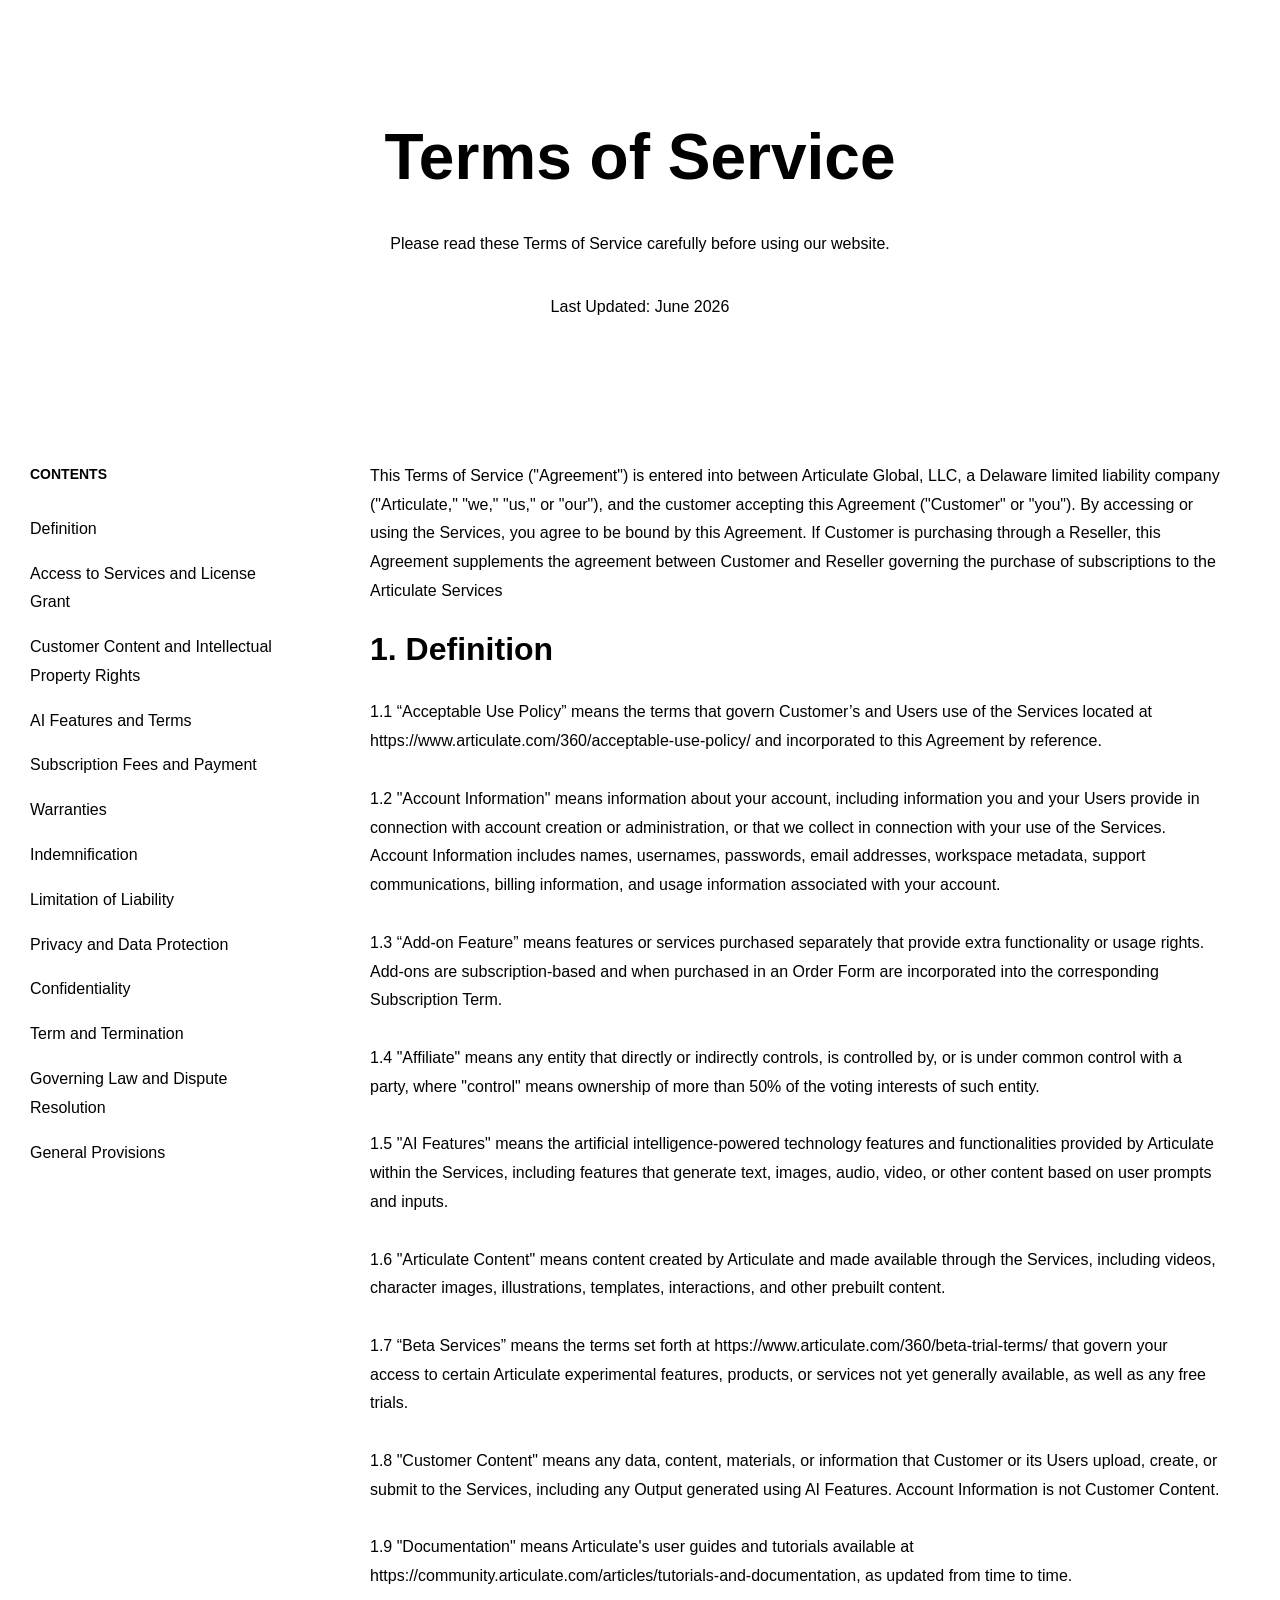
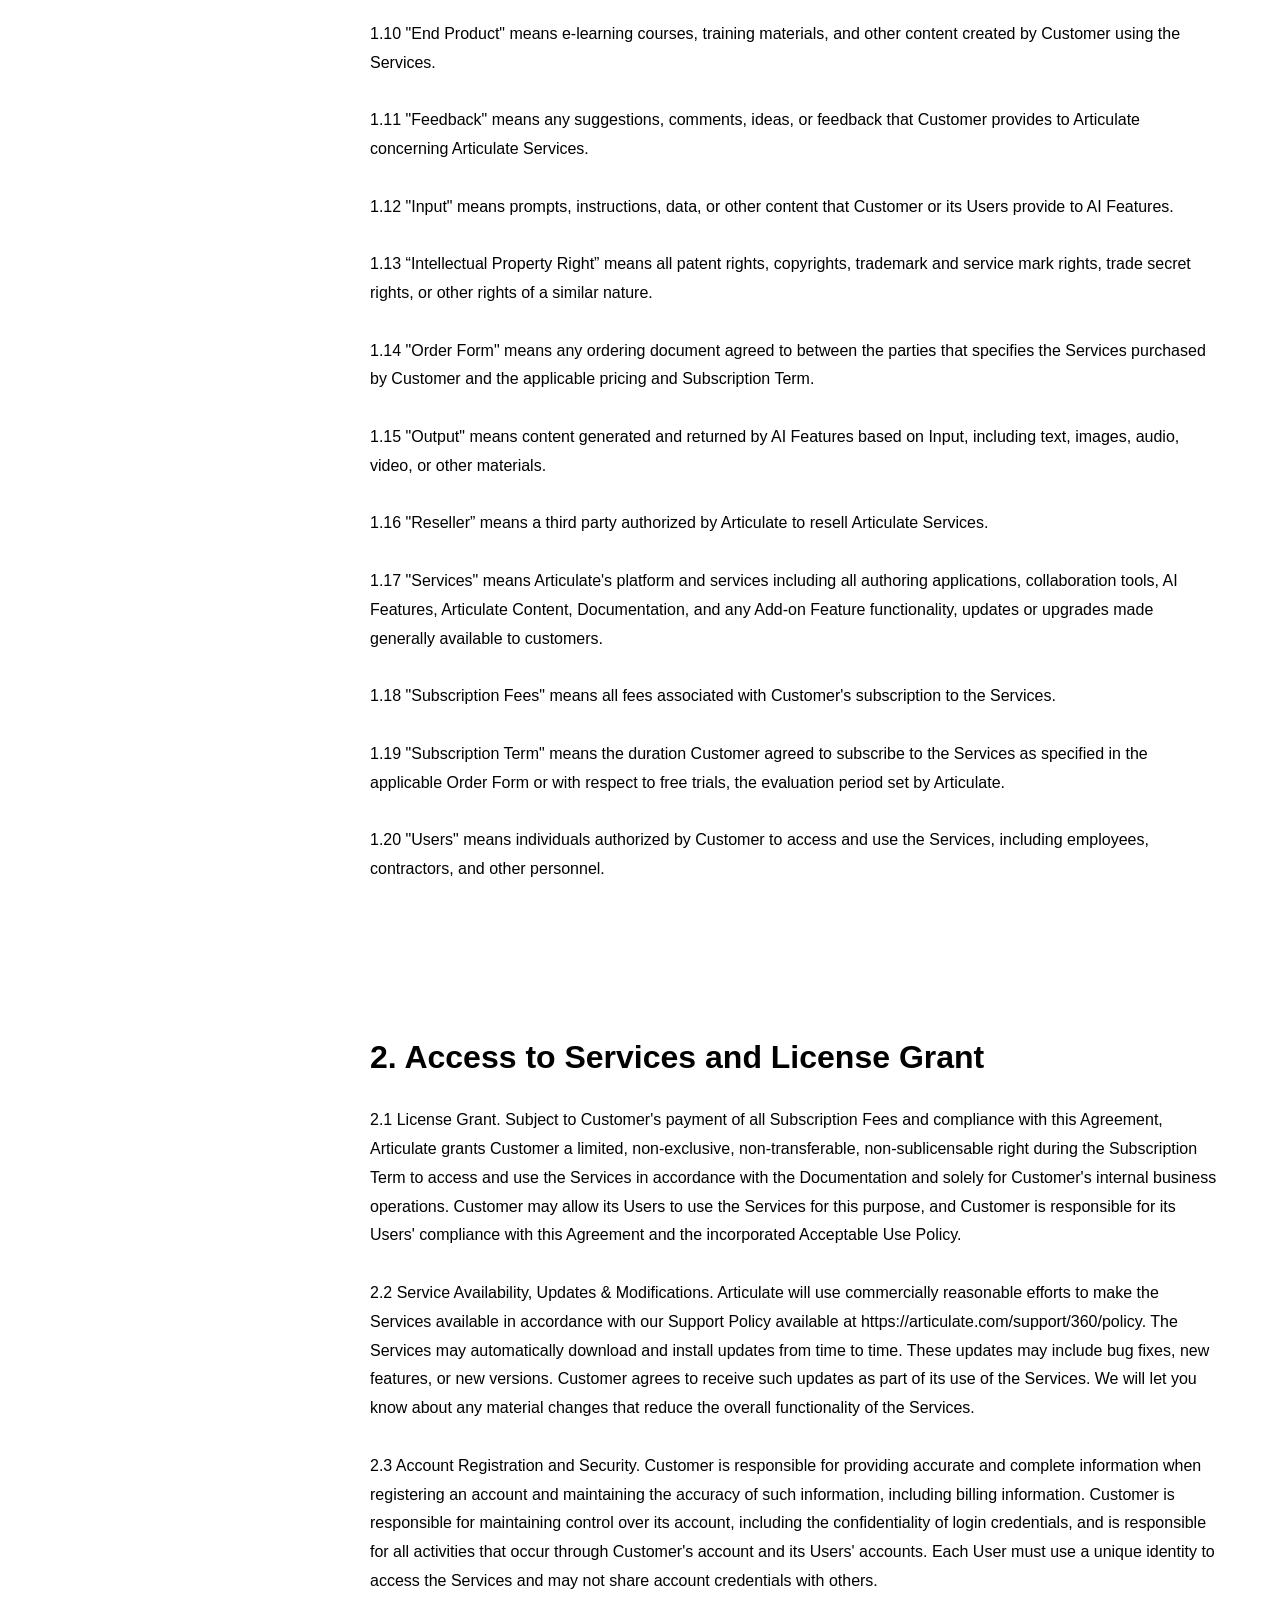
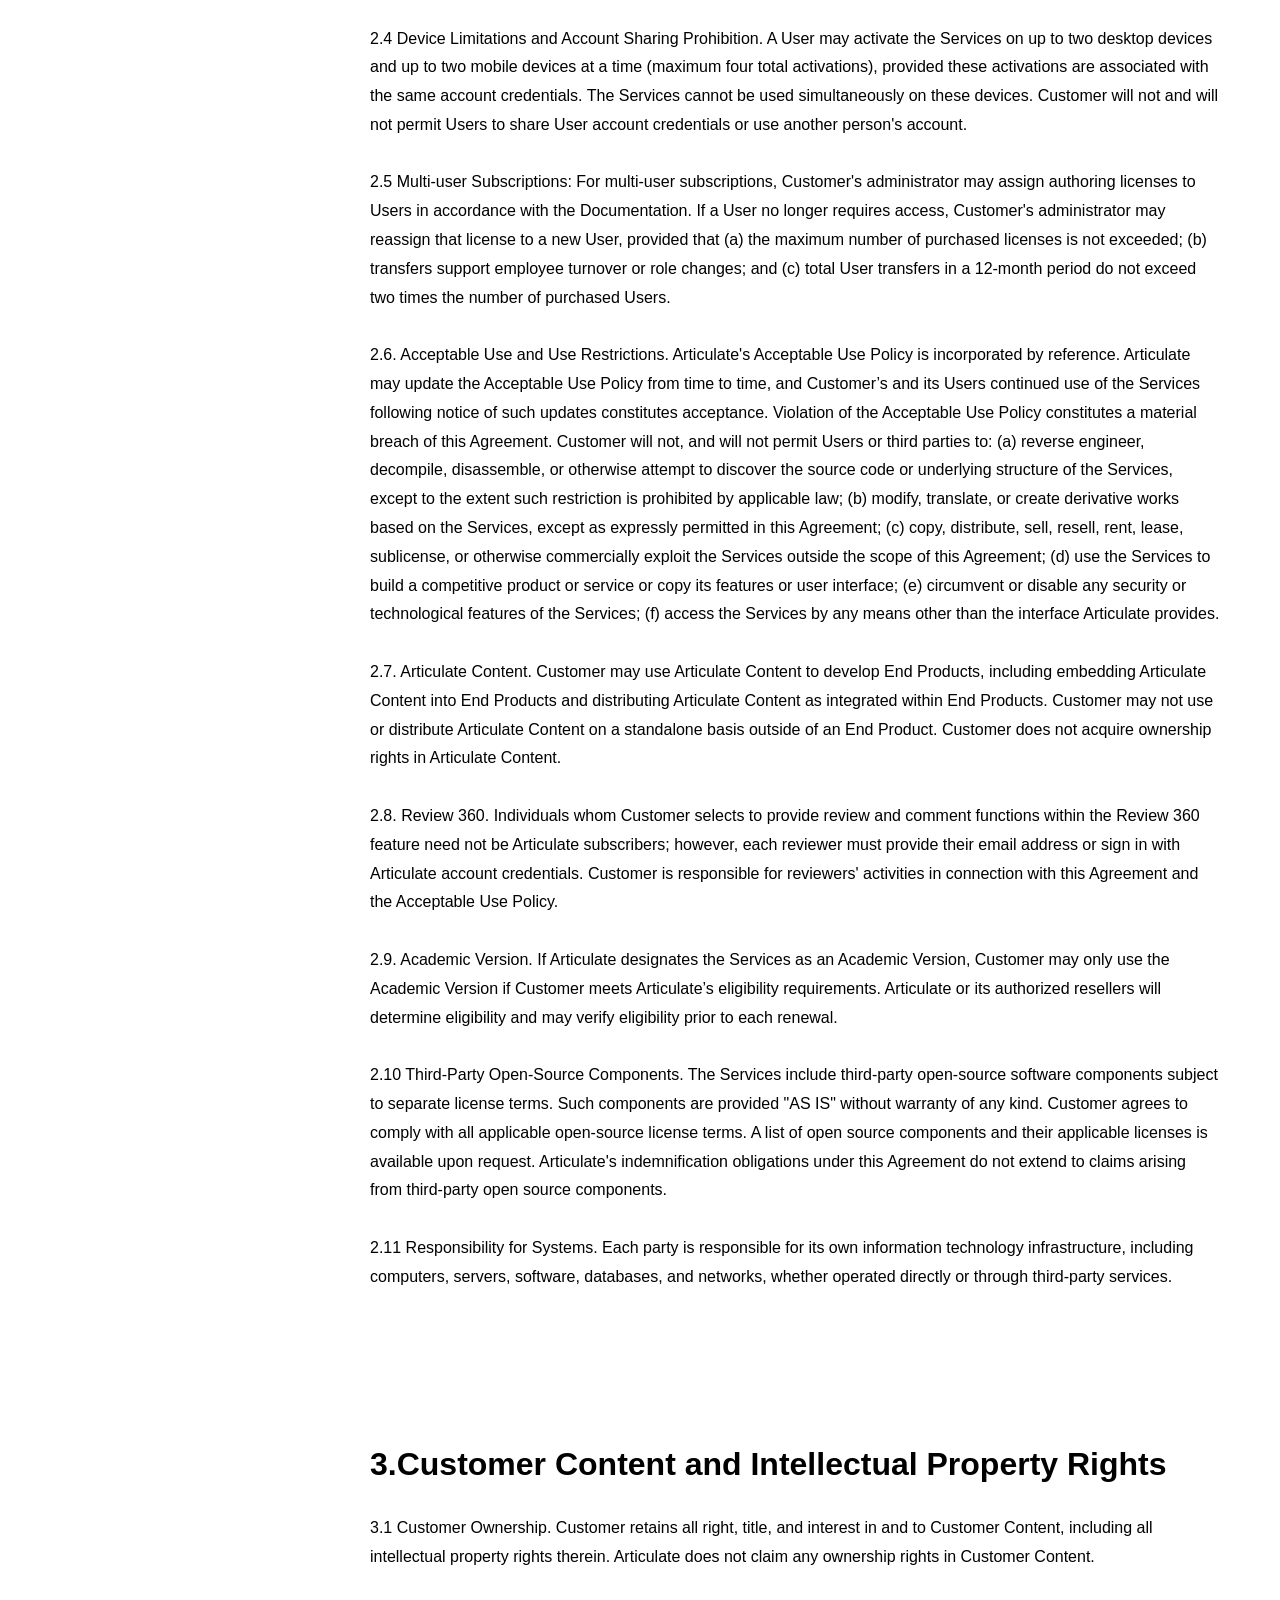
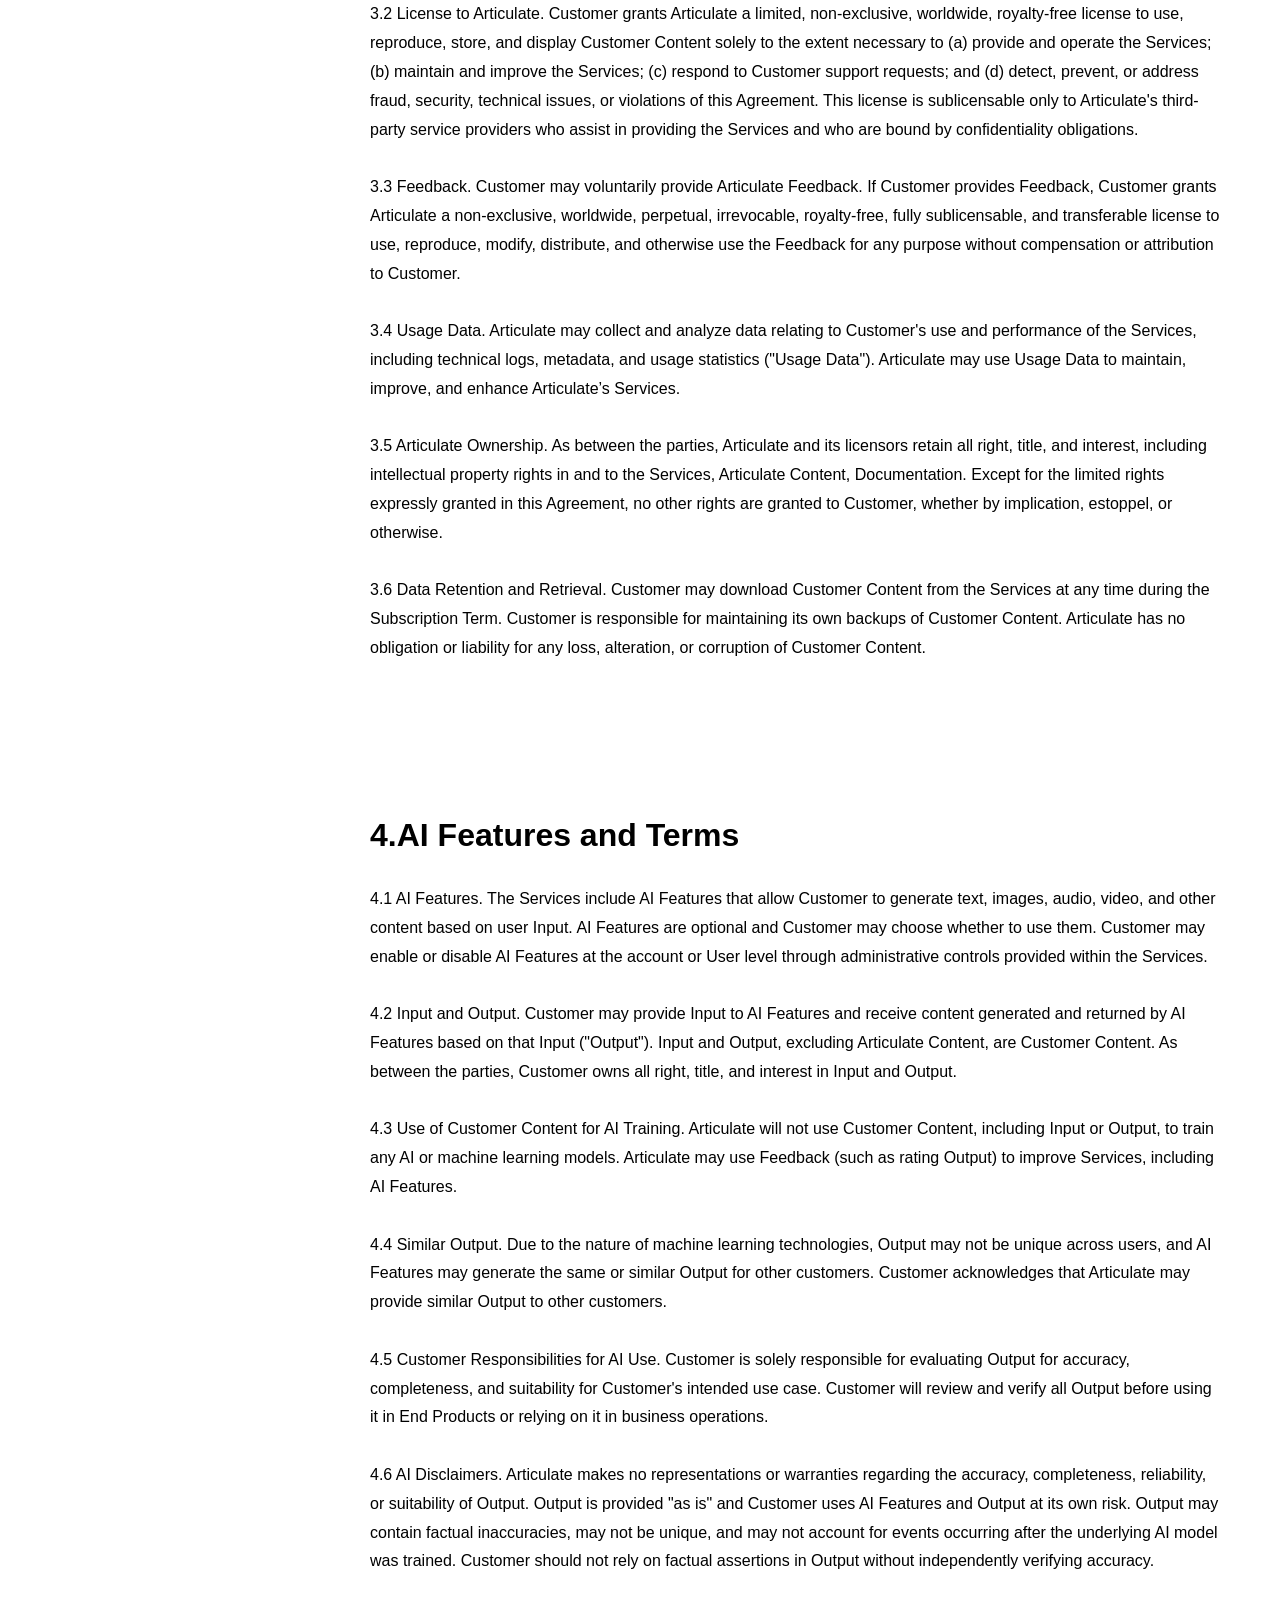
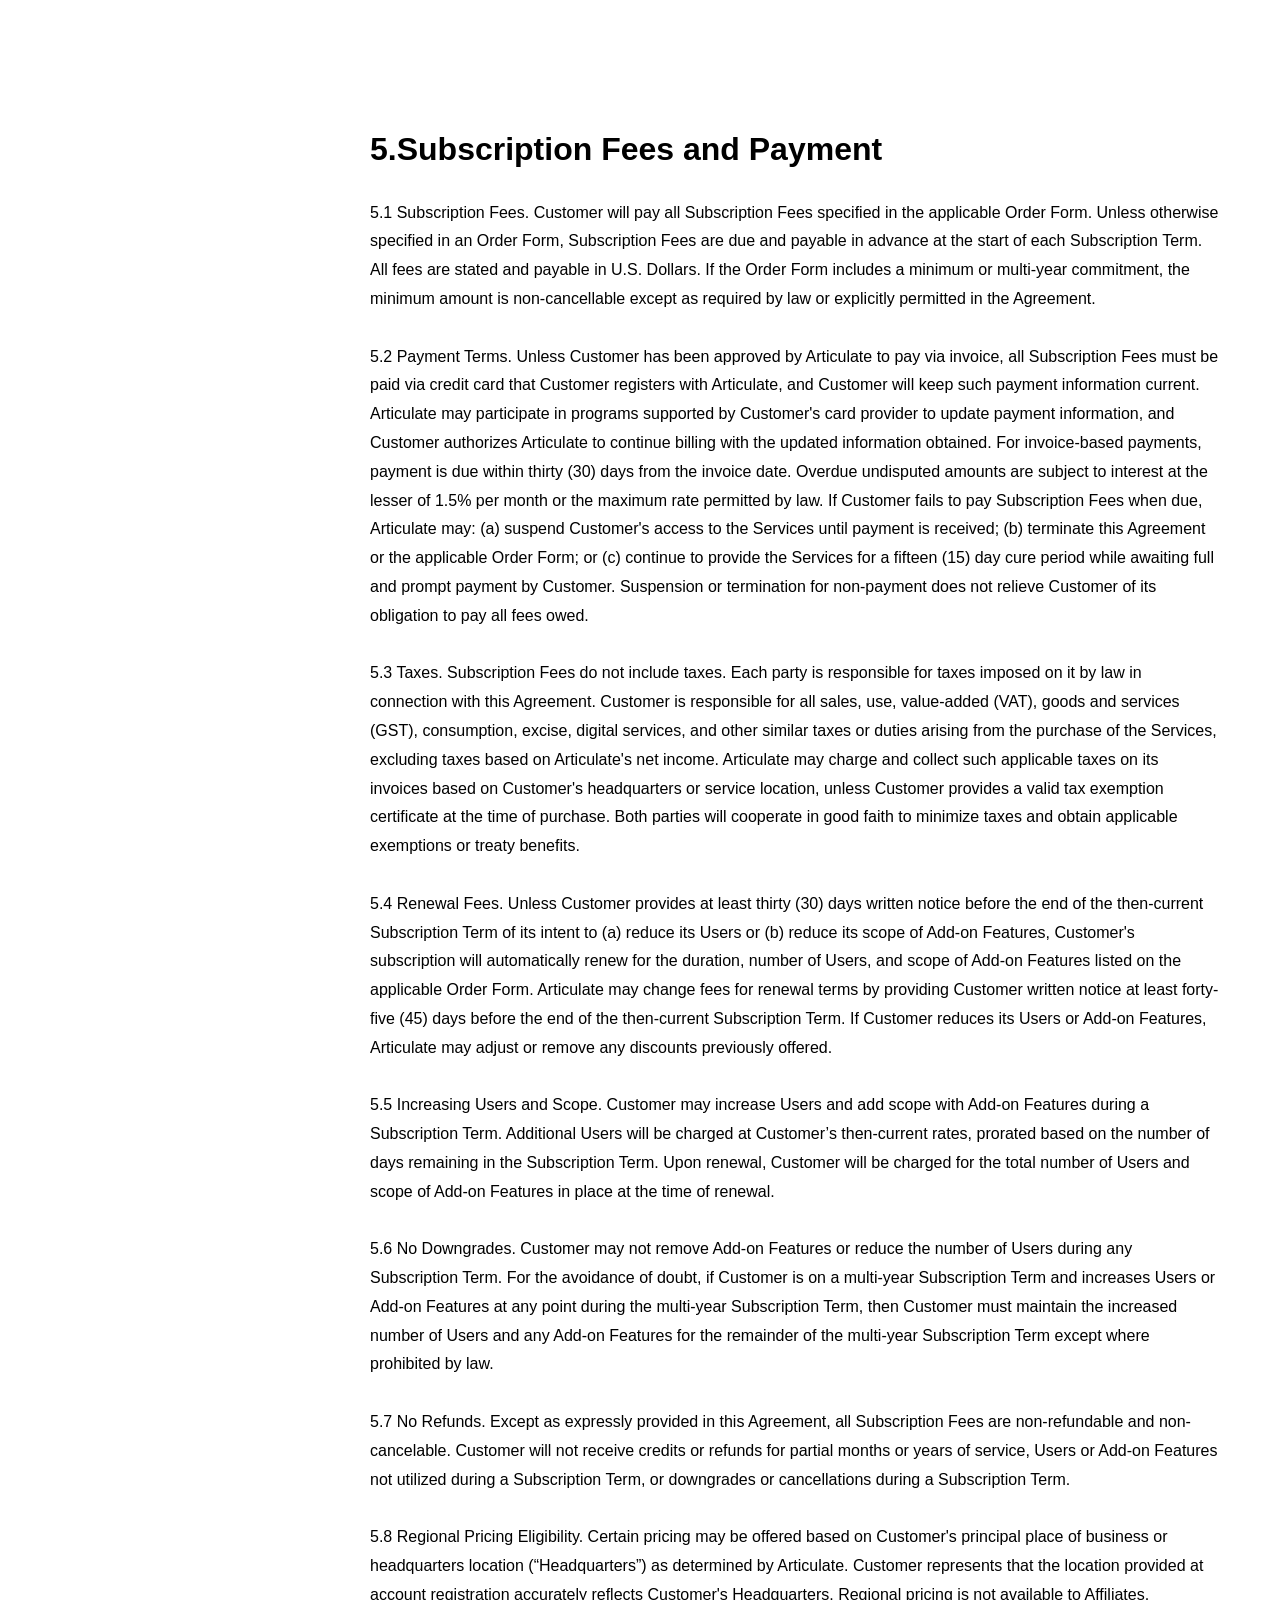
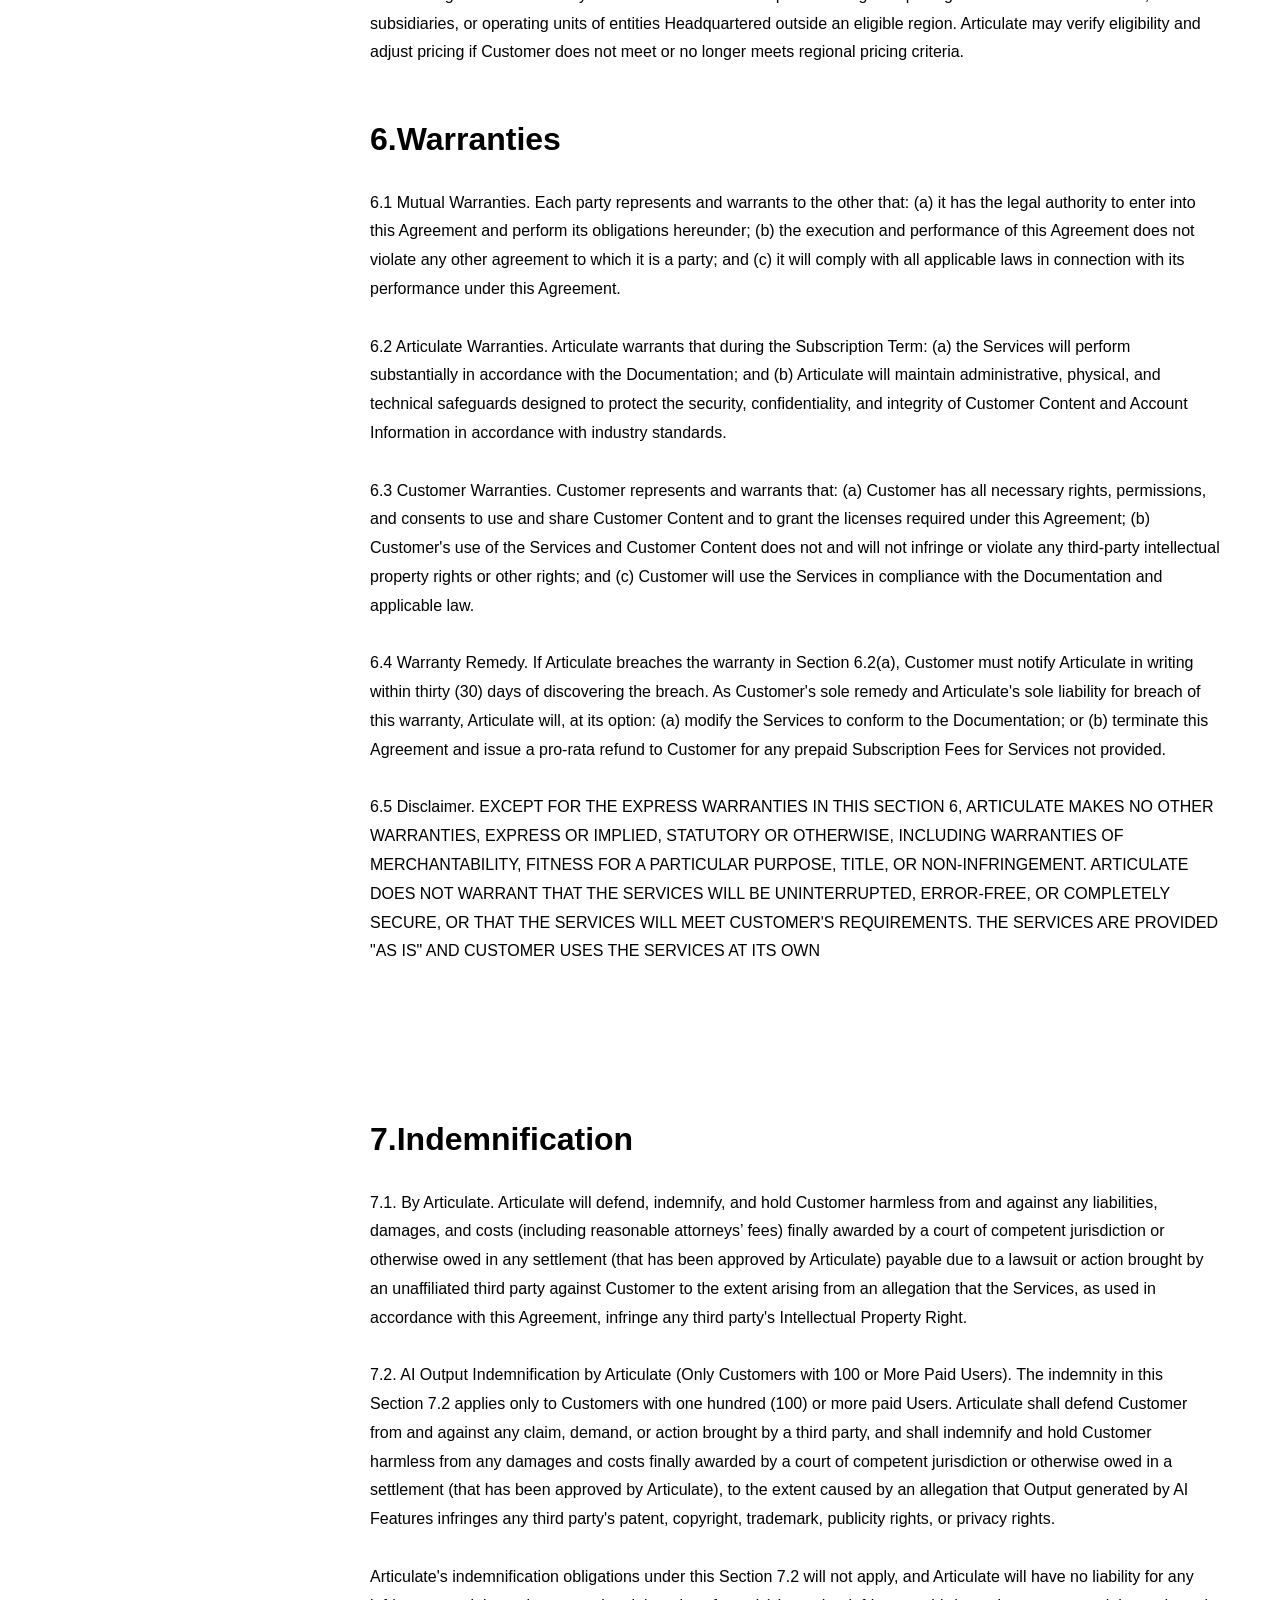
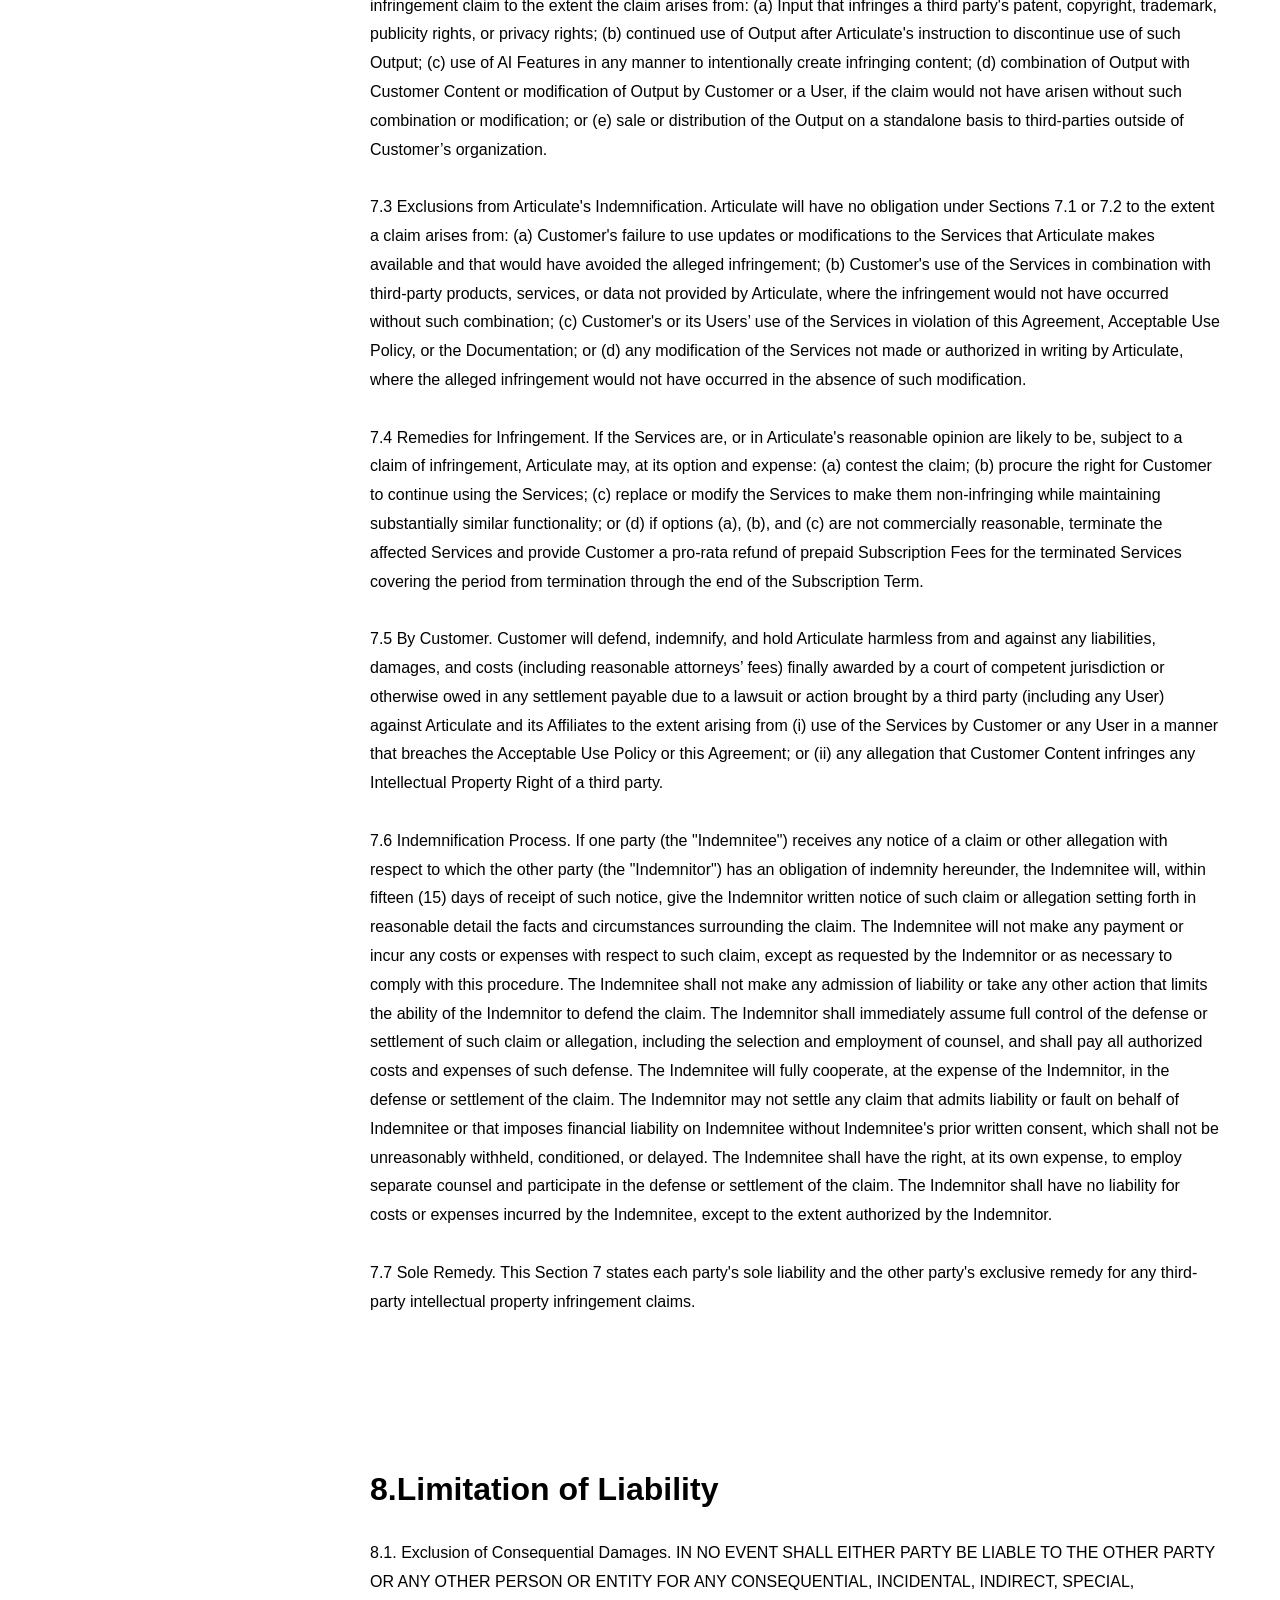
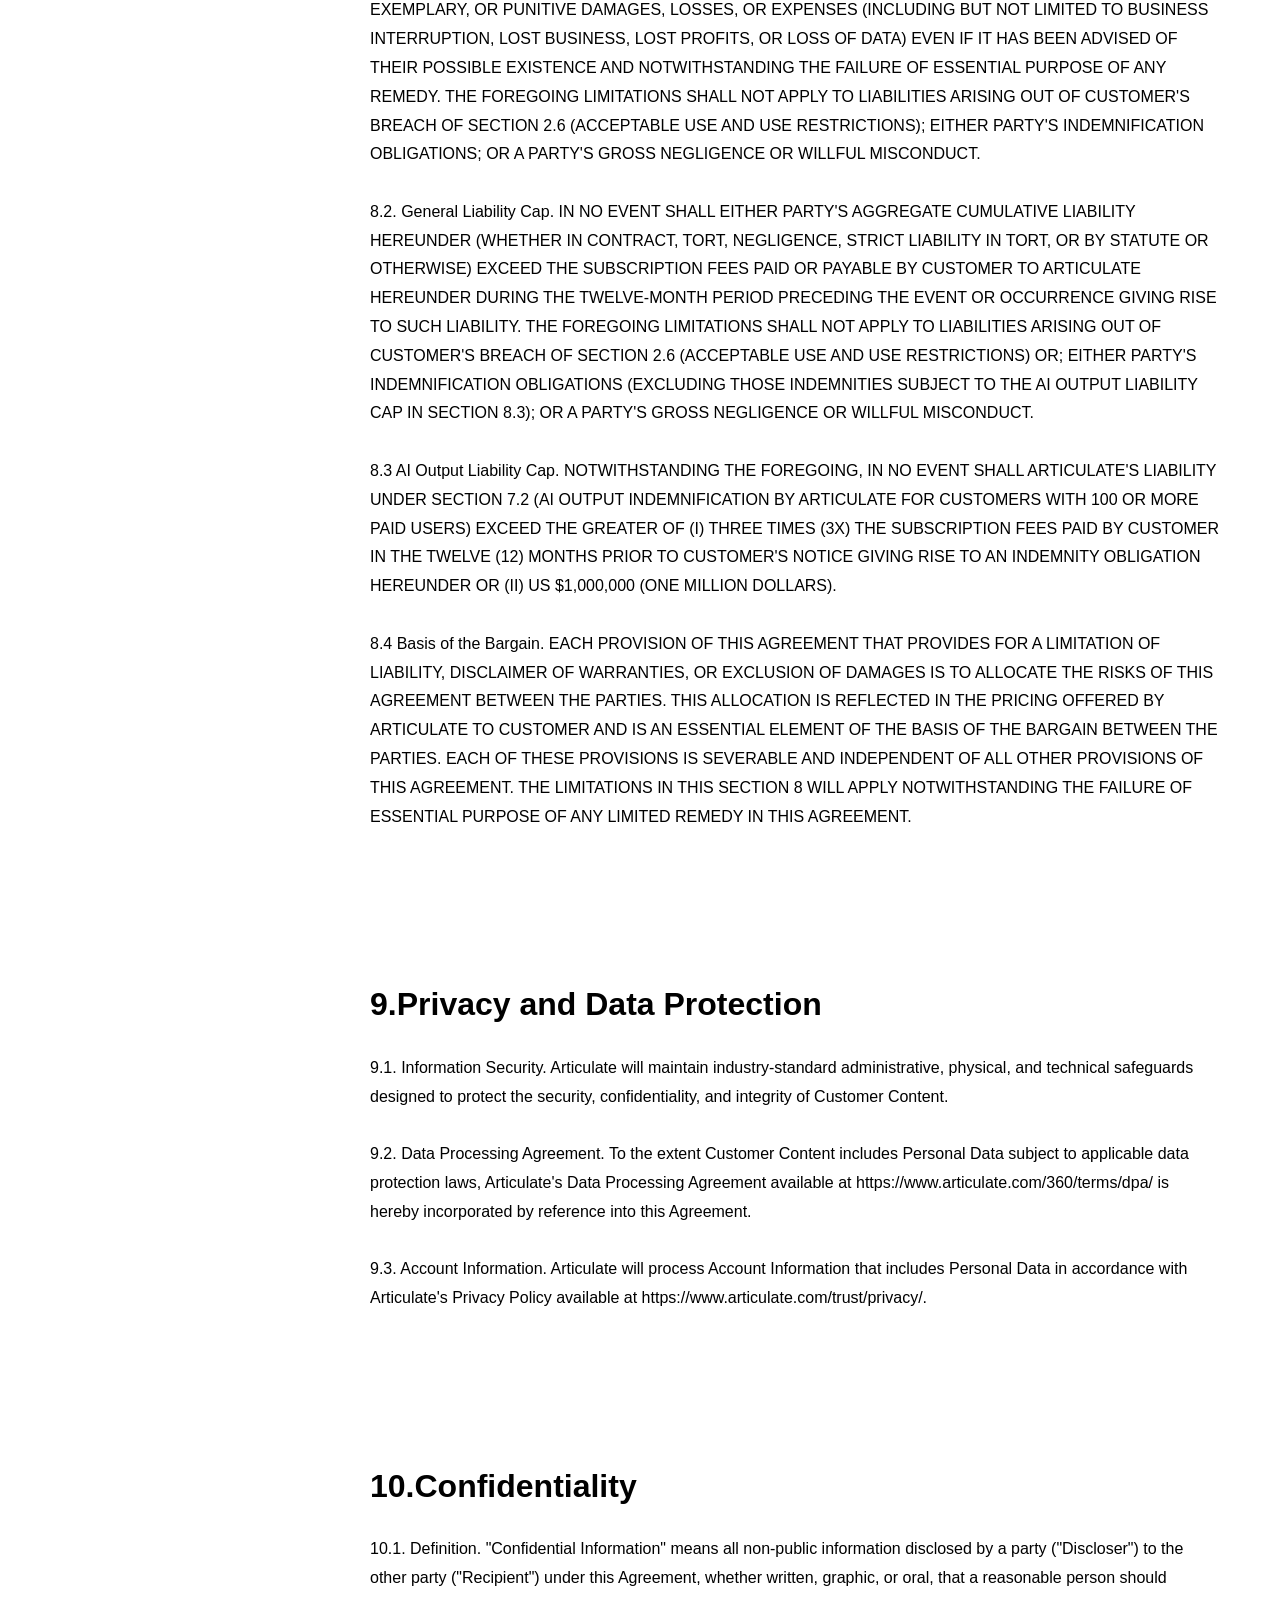
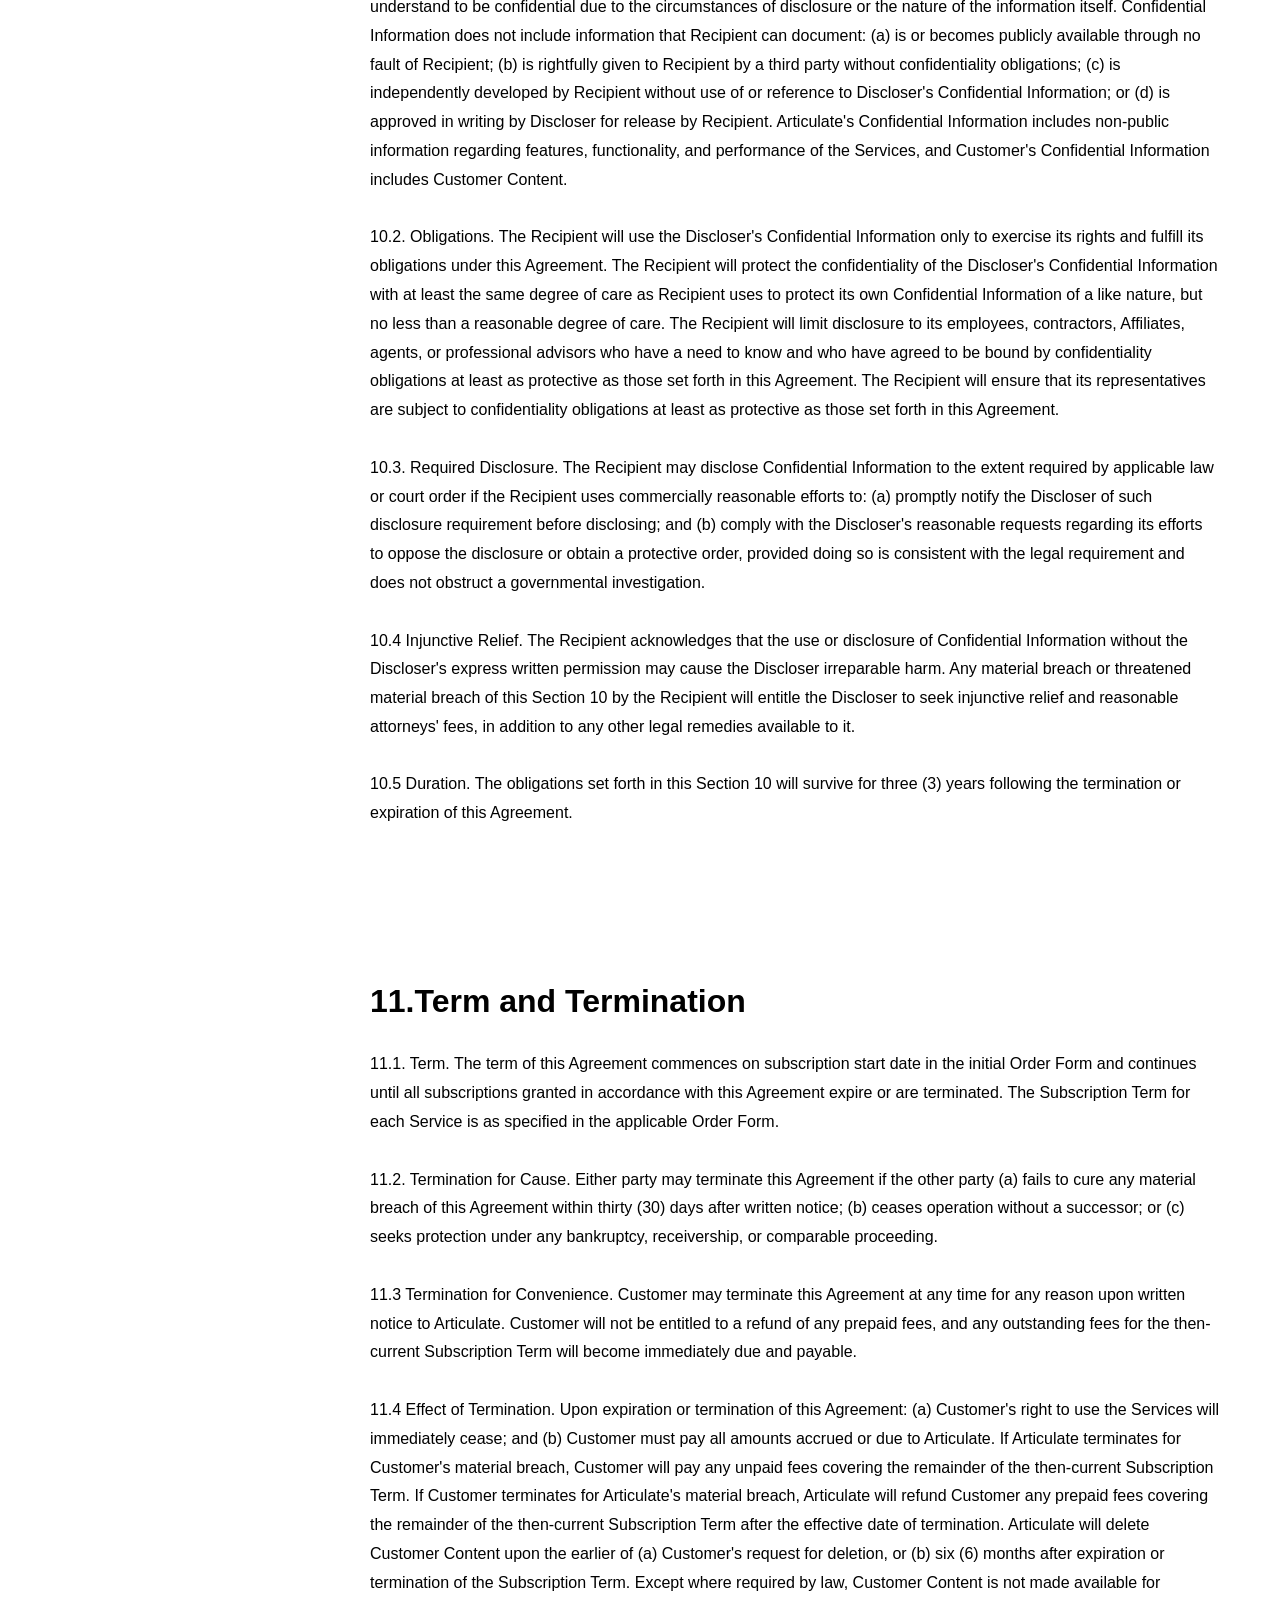
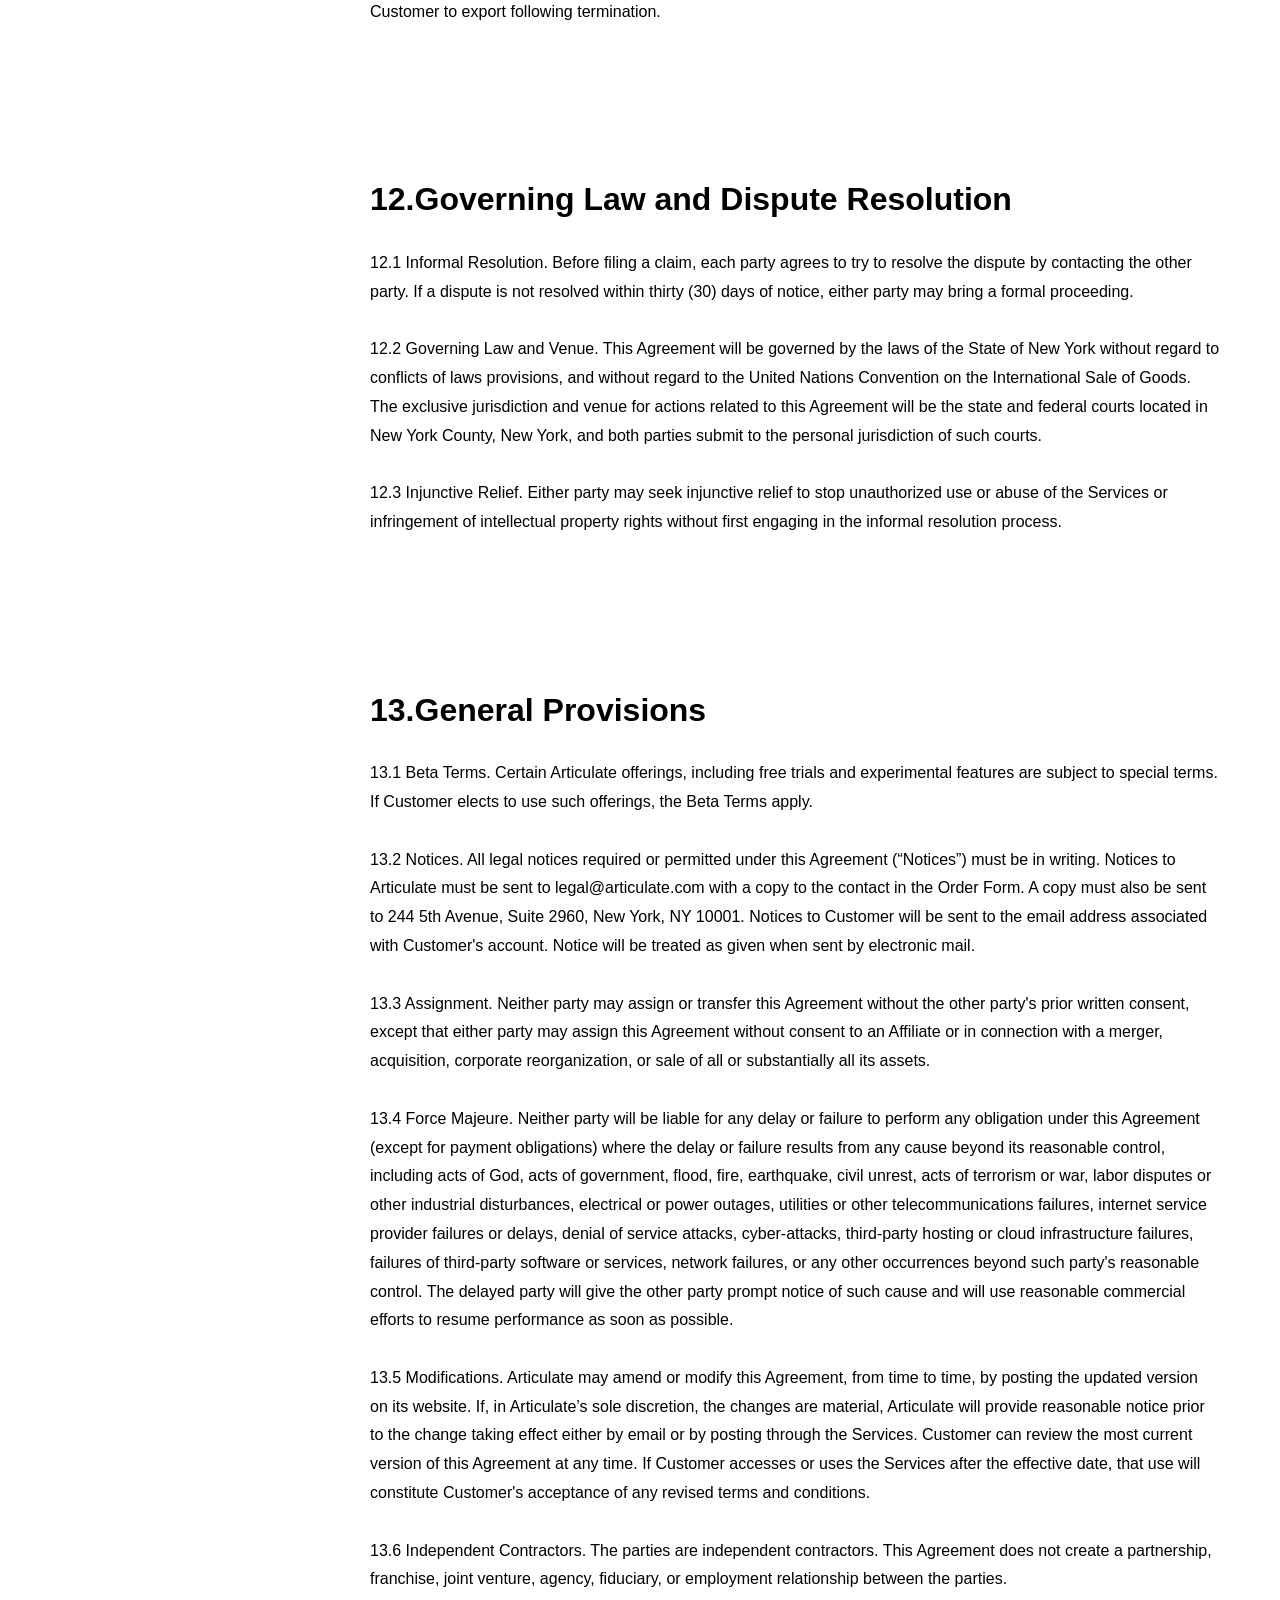
<file: services.html>
<!DOCTYPE html>
<html lang="en">

<head>
    <meta charset="UTF-8">
    <meta name="viewport" content="width=device-width, initial-scale=1.0">
    <title>Terms of Service</title>
    <link rel="stylesheet" href="./services.css">
</head>

<body>

    <header class="hero">
        <div class="hero-content">
            <h1>Terms of Service</h1>
            <p>Please read these Terms of Service carefully before using our website.</p>
            <span class="updated">Last Updated: June 2026</span>
        </div>
    </header>

    <div class="terms-container">

        <aside class="sidebar">
            <h3>Contents</h3>

            <a href="#intro">Definition</a>
            <a href="#eligibility">Access to Services and License Grant</a>
            <a href="#accounts">Customer Content and Intellectual Property Rights</a>
            <a href="#services">AI Features and Terms</a>
            <a href="#conduct">Subscription Fees and Payment</a>
            <a href="#payments">Warranties</a>
            <a href="#privacy">Indemnification</a>
            <a href="#property">Limitation of Liability</a>
            <a href="#termination">Privacy and Data Protection</a>
            <a href="#liability">Confidentiality</a>
            <a href="#changes">Term and Termination</a>
            <a href="#contact">Governing Law and Dispute Resolution</a>
            <a href="#general">General Provisions</a>
        </aside>

        <main class="content">


            <p>This Terms of Service ("Agreement") is entered into between Articulate Global, LLC, a Delaware limited liability company ("Articulate," "we," "us," or "our"), and the customer accepting this Agreement ("Customer" or "you"). By accessing or using the Services, you agree to be bound by this Agreement.

If Customer is purchasing through a Reseller, this Agreement supplements the agreement between Customer and Reseller governing the purchase of subscriptions to the Articulate Services</p>
            <section id="intro">

                <h2>1. Definition</h2>
                <p>
                    1.1 “Acceptable Use Policy” means the terms that govern Customer’s and Users use of the Services
                    located at https://www.articulate.com/360/acceptable-use-policy/ and incorporated to this Agreement
                    by reference.<br><br>

                    1.2 "Account Information" means information about your account, including information you and your
                    Users provide in connection with account creation or administration, or that we collect in
                    connection with your use of the Services. Account Information includes names, usernames, passwords,
                    email addresses, workspace metadata, support communications, billing information, and usage
                    information associated with your account.<br><br>

                    1.3 “Add-on Feature” means features or services purchased separately that provide extra
                    functionality or usage rights. Add-ons are subscription-based and when purchased in an Order Form
                    are incorporated into the corresponding Subscription Term.<br><br>

                    1.4 "Affiliate" means any entity that directly or indirectly controls, is controlled by, or is under
                    common control with a party, where "control" means ownership of more than 50% of the voting
                    interests of such entity.<br><br>

                    1.5 "AI Features" means the artificial intelligence-powered technology features and functionalities
                    provided by Articulate within the Services, including features that generate text, images, audio,
                    video, or other content based on user prompts and inputs.<br><br>

                    1.6 "Articulate Content" means content created by Articulate and made available through the
                    Services, including videos, character images, illustrations, templates, interactions, and other
                    prebuilt content.<br><br>

                    1.7 “Beta Services” means the terms set forth at https://www.articulate.com/360/beta-trial-terms/
                    that govern your access to certain Articulate experimental features, products, or services not yet
                    generally available, as well as any free trials.<br><br>

                    1.8 "Customer Content" means any data, content, materials, or information that Customer or its Users
                    upload, create, or submit to the Services, including any Output generated using AI Features. Account
                    Information is not Customer Content.<br><br>

                    1.9 "Documentation" means Articulate's user guides and tutorials available at
                    https://community.articulate.com/articles/tutorials-and-documentation, as updated from time to
                    time.<br><br>

                    1.10 "End Product" means e-learning courses, training materials, and other content created by
                    Customer using the Services.<br><br>

                    1.11 "Feedback" means any suggestions, comments, ideas, or feedback that Customer provides to
                    Articulate concerning Articulate Services.<br><br>

                    1.12 "Input" means prompts, instructions, data, or other content that Customer or its Users provide
                    to AI Features.<br><br>

                    1.13 “Intellectual Property Right” means all patent rights, copyrights, trademark and service mark
                    rights, trade secret rights, or other rights of a similar nature.<br><br>

                    1.14 "Order Form" means any ordering document agreed to between the parties that specifies the
                    Services purchased by Customer and the applicable pricing and Subscription Term.<br><br>

                    1.15 "Output" means content generated and returned by AI Features based on Input, including text,
                    images, audio, video, or other materials.<br><br>

                    1.16 "Reseller” means a third party authorized by Articulate to resell Articulate Services.<br><br>

                    1.17 "Services" means Articulate's platform and services including all authoring applications,
                    collaboration tools, AI Features, Articulate Content, Documentation, and any Add-on Feature
                    functionality, updates or upgrades made generally available to customers.<br><br>

                    1.18 "Subscription Fees" means all fees associated with Customer's subscription to the
                    Services.<br><br>

                    1.19 "Subscription Term" means the duration Customer agreed to subscribe to the Services as
                    specified in the applicable Order Form or with respect to free trials, the evaluation period set by
                    Articulate.<br><br>

                    1.20 "Users" means individuals authorized by Customer to access and use the Services, including
                    employees, contractors, and other personnel.<br><br>
                </p>
            </section>

            <section id="eligibility">
                <h2>2. Access to Services and License Grant</h2>
                <p>
                    2.1 License Grant. Subject to Customer's payment of all Subscription Fees and compliance with this
                    Agreement, Articulate grants Customer a limited, non-exclusive, non-transferable, non-sublicensable
                    right during the Subscription Term to access and use the Services in accordance with the
                    Documentation and solely for Customer's internal business operations. Customer may allow its Users
                    to use the Services for this purpose, and Customer is responsible for its Users' compliance with
                    this Agreement and the incorporated Acceptable Use Policy.<br><br>

                    2.2 Service Availability, Updates & Modifications. Articulate will use commercially reasonable
                    efforts to make the Services available in accordance with our Support Policy available at
                    https://articulate.com/support/360/policy. The Services may automatically download and install
                    updates from time to time. These updates may include bug fixes, new features, or new versions.
                    Customer agrees to receive such updates as part of its use of the Services. We will let you know
                    about any material changes that reduce the overall functionality of the Services.<br><br>

                    2.3 Account Registration and Security. Customer is responsible for providing accurate and complete
                    information when registering an account and maintaining the accuracy of such information, including
                    billing information. Customer is responsible for maintaining control over its account, including the
                    confidentiality of login credentials, and is responsible for all activities that occur through
                    Customer's account and its Users' accounts. Each User must use a unique identity to access the
                    Services and may not share account credentials with others.<br><br>

                    2.4 Device Limitations and Account Sharing Prohibition. A User may activate the Services on up to
                    two desktop devices and up to two mobile devices at a time (maximum four total activations),
                    provided these activations are associated with the same account credentials. The Services cannot be
                    used simultaneously on these devices. Customer will not and will not permit Users to share User
                    account credentials or use another person's account.<br><br>

                    2.5 Multi-user Subscriptions: For multi-user subscriptions, Customer's administrator may assign
                    authoring licenses to Users in accordance with the Documentation. If a User no longer requires
                    access, Customer's administrator may reassign that license to a new User, provided that (a) the
                    maximum number of purchased licenses is not exceeded; (b) transfers support employee turnover or
                    role changes; and (c) total User transfers in a 12-month period do not exceed two times the number
                    of purchased Users.<br><br>

                    2.6. Acceptable Use and Use Restrictions. Articulate's Acceptable Use Policy is incorporated by
                    reference. Articulate may update the Acceptable Use Policy from time to time, and Customer’s and its
                    Users continued use of the Services following notice of such updates constitutes acceptance.
                    Violation of the Acceptable Use Policy constitutes a material breach of this Agreement. Customer
                    will not, and will not permit Users or third parties to:

                    (a) reverse engineer, decompile, disassemble, or otherwise attempt to discover the source code or
                    underlying structure of the Services, except to the extent such restriction is prohibited by
                    applicable law;

                    (b) modify, translate, or create derivative works based on the Services, except as expressly
                    permitted in this Agreement;

                    (c) copy, distribute, sell, resell, rent, lease, sublicense, or otherwise commercially exploit the
                    Services outside the scope of this Agreement;

                    (d) use the Services to build a competitive product or service or copy its features or user
                    interface;

                    (e) circumvent or disable any security or technological features of the Services;

                    (f) access the Services by any means other than the interface Articulate provides.<br><br>

                    2.7. Articulate Content. Customer may use Articulate Content to develop End Products, including
                    embedding Articulate Content into End Products and distributing Articulate Content as integrated
                    within End Products. Customer may not use or distribute Articulate Content on a standalone basis
                    outside of an End Product. Customer does not acquire ownership rights in Articulate Content.<br><br>

                    2.8. Review 360. Individuals whom Customer selects to provide review and comment functions within
                    the Review 360 feature need not be Articulate subscribers; however, each reviewer must provide their
                    email address or sign in with Articulate account credentials. Customer is responsible for reviewers'
                    activities in connection with this Agreement and the Acceptable Use Policy. <br><br>

                    2.9. Academic Version. If Articulate designates the Services as an Academic Version, Customer may
                    only use the Academic Version if Customer meets Articulate’s eligibility requirements. Articulate or
                    its authorized resellers will determine eligibility and may verify eligibility prior to each
                    renewal.<br><br>

                    2.10 Third-Party Open-Source Components. The Services include third-party open-source software
                    components subject to separate license terms. Such components are provided "AS IS" without warranty
                    of any kind. Customer agrees to comply with all applicable open-source license terms. A list of open
                    source components and their applicable licenses is available upon request. Articulate's
                    indemnification obligations under this Agreement do not extend to claims arising from third-party
                    open source components.<br><br>

                    2.11 Responsibility for Systems. Each party is responsible for its own information technology
                    infrastructure, including computers, servers, software, databases, and networks, whether operated
                    directly or through third-party services.<br><br>
                </p>
            </section>

            <section id="accounts">
                <h2>3.Customer Content and Intellectual Property Rights</h2>
                <p>
                   
                    3.1 Customer Ownership. Customer retains all right, title, and interest in and to Customer Content,
                    including all intellectual property rights therein. Articulate does not claim any ownership rights
                    in Customer Content.<br><br>

                    3.2 License to Articulate. Customer grants Articulate a limited, non-exclusive, worldwide,
                    royalty-free license to use, reproduce, store, and display Customer Content solely to the extent
                    necessary to (a) provide and operate the Services; (b) maintain and improve the Services; (c)
                    respond to Customer support requests; and (d) detect, prevent, or address fraud, security, technical
                    issues, or violations of this Agreement. This license is sublicensable only to Articulate's
                    third-party service providers who assist in providing the Services and who are bound by
                    confidentiality obligations.<br><br>

                    3.3 Feedback. Customer may voluntarily provide Articulate Feedback. If Customer provides Feedback,
                    Customer grants Articulate a non-exclusive, worldwide, perpetual, irrevocable, royalty-free, fully
                    sublicensable, and transferable license to use, reproduce, modify, distribute, and otherwise use the
                    Feedback for any purpose without compensation or attribution to Customer.<br><br>

                    3.4 Usage Data. Articulate may collect and analyze data relating to Customer's use and performance
                    of the Services, including technical logs, metadata, and usage statistics ("Usage Data"). Articulate
                    may use Usage Data to maintain, improve, and enhance Articulate’s Services.<br><br>

                    3.5 Articulate Ownership. As between the parties, Articulate and its licensors retain all right,
                    title, and interest, including intellectual property rights in and to the Services, Articulate
                    Content, Documentation. Except for the limited rights expressly granted in this Agreement, no other
                    rights are granted to Customer, whether by implication, estoppel, or otherwise.<br><br>

                    3.6 Data Retention and Retrieval. Customer may download Customer Content from the Services at any
                    time during the Subscription Term. Customer is responsible for maintaining its own backups of
                    Customer Content. Articulate has no obligation or liability for any loss, alteration, or corruption
                    of Customer Content.<br><br>
                </p>
            </section>

            <section id="services">
                <h2>4.AI Features and Terms</h2>
                <p>
                  
                    4.1 AI Features. The Services include AI Features that allow Customer to generate text, images,
                    audio, video, and other content based on user Input. AI Features are optional and Customer may
                    choose whether to use them. Customer may enable or disable AI Features at the account or User level
                    through administrative controls provided within the Services.<br><br>

                    4.2 Input and Output. Customer may provide Input to AI Features and receive content generated and
                    returned by AI Features based on that Input ("Output"). Input and Output, excluding Articulate
                    Content, are Customer Content. As between the parties, Customer owns all right, title, and interest
                    in Input and Output.<br><br>

                    4.3 Use of Customer Content for AI Training. Articulate will not use Customer Content, including
                    Input or Output, to train any AI or machine learning models. Articulate may use Feedback (such as
                    rating Output) to improve Services, including AI Features.<br><br>

                    4.4 Similar Output. Due to the nature of machine learning technologies, Output may not be unique
                    across users, and AI Features may generate the same or similar Output for other customers. Customer
                    acknowledges that Articulate may provide similar Output to other customers.<br><br>

                    4.5 Customer Responsibilities for AI Use. Customer is solely responsible for evaluating Output for
                    accuracy, completeness, and suitability for Customer's intended use case. Customer will review and
                    verify all Output before using it in End Products or relying on it in business operations.<br><br>

                    4.6 AI Disclaimers. Articulate makes no representations or warranties regarding the accuracy,
                    completeness, reliability, or suitability of Output. Output is provided "as is" and Customer uses AI
                    Features and Output at its own risk. Output may contain factual inaccuracies, may not be unique, and
                    may not account for events occurring after the underlying AI model was trained. Customer should not
                    rely on factual assertions in Output without independently verifying accuracy.<br><br>
                </p>
            </section>

            <section id="conduct">
                <h2>5.Subscription Fees and Payment</h2>
                <p>
                    5.1 Subscription Fees. Customer will pay all Subscription Fees specified in the applicable Order
                    Form. Unless otherwise specified in an Order Form, Subscription Fees are due and payable in advance
                    at the start of each Subscription Term. All fees are stated and payable in U.S. Dollars. If the
                    Order Form includes a minimum or multi-year commitment, the minimum amount is non-cancellable except
                    as required by law or explicitly permitted in the Agreement.<br><br>

                    5.2 Payment Terms. Unless Customer has been approved by Articulate to pay via invoice, all
                    Subscription Fees must be paid via credit card that Customer registers with Articulate, and Customer
                    will keep such payment information current. Articulate may participate in programs supported by
                    Customer's card provider to update payment information, and Customer authorizes Articulate to
                    continue billing with the updated information obtained. For invoice-based payments, payment is due
                    within thirty (30) days from the invoice date. Overdue undisputed amounts are subject to interest at
                    the lesser of 1.5% per month or the maximum rate permitted by law. If Customer fails to pay
                    Subscription Fees when due, Articulate may: (a) suspend Customer's access to the Services until
                    payment is received; (b) terminate this Agreement or the applicable Order Form; or (c) continue to
                    provide the Services for a fifteen (15) day cure period while awaiting full and prompt payment by
                    Customer. Suspension or termination for non-payment does not relieve Customer of its obligation to
                    pay all fees owed.<br><br>

                    5.3 Taxes. Subscription Fees do not include taxes. Each party is responsible for taxes imposed on it
                    by law in connection with this Agreement. Customer is responsible for all sales, use, value-added
                    (VAT), goods and services (GST), consumption, excise, digital services, and other similar taxes or
                    duties arising from the purchase of the Services, excluding taxes based on Articulate's net income.
                    Articulate may charge and collect such applicable taxes on its invoices based on Customer's
                    headquarters or service location, unless Customer provides a valid tax exemption certificate at the
                    time of purchase. Both parties will cooperate in good faith to minimize taxes and obtain applicable
                    exemptions or treaty benefits.<br><br>

                    5.4 Renewal Fees. Unless Customer provides at least thirty (30) days written notice before the end
                    of the then-current Subscription Term of its intent to (a) reduce its Users or (b) reduce its scope
                    of Add-on Features, Customer's subscription will automatically renew for the duration, number of
                    Users, and scope of Add-on Features listed on the applicable Order Form. Articulate may change fees
                    for renewal terms by providing Customer written notice at least forty-five (45) days before the end
                    of the then-current Subscription Term. If Customer reduces its Users or Add-on Features, Articulate
                    may adjust or remove any discounts previously offered.<br><br>

                    5.5 Increasing Users and Scope. Customer may increase Users and add scope with Add-on Features
                    during a Subscription Term. Additional Users will be charged at Customer’s then-current rates,
                    prorated based on the number of days remaining in the Subscription Term. Upon renewal, Customer will
                    be charged for the total number of Users and scope of Add-on Features in place at the time of
                    renewal.<br><br>

                    5.6 No Downgrades. Customer may not remove Add-on Features or reduce the number of Users during any
                    Subscription Term. For the avoidance of doubt, if Customer is on a multi-year Subscription Term and
                    increases Users or Add-on Features at any point during the multi-year Subscription Term, then
                    Customer must maintain the increased number of Users and any Add-on Features for the remainder of
                    the multi-year Subscription Term except where prohibited by law.<br><br>

                    5.7 No Refunds. Except as expressly provided in this Agreement, all Subscription Fees are
                    non-refundable and non-cancelable. Customer will not receive credits or refunds for partial months
                    or years of service, Users or Add-on Features not utilized during a Subscription Term, or downgrades
                    or cancellations during a Subscription Term.<br><br>

                    5.8 Regional Pricing Eligibility. Certain pricing may be offered based on Customer's principal place
                    of business or headquarters location (“Headquarters”) as determined by Articulate. Customer
                    represents that the location provided at account registration accurately reflects Customer's
                    Headquarters. Regional pricing is not available to Affiliates, subsidiaries, or operating units of
                    entities Headquartered outside an eligible region. Articulate may verify eligibility and adjust
                    pricing if Customer does not meet or no longer meets regional pricing criteria.<br><br>
                </p>



                <section id="payments">
                    <h2>6.Warranties</h2>
                    <p>
                        6.1 Mutual Warranties. Each party represents and warrants to the other that: (a) it has the
                        legal authority to enter into this Agreement and perform its obligations hereunder; (b) the
                        execution and performance of this Agreement does not violate any other agreement to which it is
                        a party; and (c) it will comply with all applicable laws in connection with its performance
                        under this Agreement.<br><br>

                        6.2 Articulate Warranties. Articulate warrants that during the Subscription Term: (a) the
                        Services will perform substantially in accordance with the Documentation; and (b) Articulate
                        will maintain administrative, physical, and technical safeguards designed to protect the
                        security, confidentiality, and integrity of Customer Content and Account Information in
                        accordance with industry standards.<br><br>

                        6.3 Customer Warranties. Customer represents and warrants that: (a) Customer has all necessary
                        rights, permissions, and consents to use and share Customer Content and to grant the licenses
                        required under this Agreement; (b) Customer's use of the Services and Customer Content does not
                        and will not infringe or violate any third-party intellectual property rights or other rights;
                        and (c) Customer will use the Services in compliance with the Documentation and applicable law.<br><br>

                        6.4 Warranty Remedy. If Articulate breaches the warranty in Section 6.2(a), Customer must notify
                        Articulate in writing within thirty (30) days of discovering the breach. As Customer's sole
                        remedy and Articulate's sole liability for breach of this warranty, Articulate will, at its
                        option: (a) modify the Services to conform to the Documentation; or (b) terminate this Agreement
                        and issue a pro-rata refund to Customer for any prepaid Subscription Fees for Services not
                        provided.<br><br>

                        6.5 Disclaimer. EXCEPT FOR THE EXPRESS WARRANTIES IN THIS SECTION 6, ARTICULATE MAKES NO OTHER
                        WARRANTIES, EXPRESS OR IMPLIED, STATUTORY OR OTHERWISE, INCLUDING WARRANTIES OF MERCHANTABILITY,
                        FITNESS FOR A PARTICULAR PURPOSE, TITLE, OR NON-INFRINGEMENT. ARTICULATE DOES NOT WARRANT THAT
                        THE SERVICES WILL BE UNINTERRUPTED, ERROR-FREE, OR COMPLETELY SECURE, OR THAT THE SERVICES WILL
                        MEET CUSTOMER'S REQUIREMENTS. THE SERVICES ARE PROVIDED "AS IS" AND CUSTOMER USES THE SERVICES
                        AT ITS OWN<br><br>
                    </p>
                </section>

                <section id="privacy">
                    <h2>7.Indemnification</h2>
                    <p>
                        7.1. By Articulate. Articulate will defend, indemnify, and hold Customer harmless from and
                        against any liabilities, damages, and costs (including reasonable attorneys’ fees) finally
                        awarded by a court of competent jurisdiction or otherwise owed in any settlement (that has been
                        approved by Articulate) payable due to a lawsuit or action brought by an unaffiliated third
                        party against Customer to the extent arising from an allegation that the Services, as used in
                        accordance with this Agreement, infringe any third party's Intellectual Property Right.<br><br>

                        7.2. AI Output Indemnification by Articulate (Only Customers with 100 or More Paid Users). The
                        indemnity in this Section 7.2 applies only to Customers with one hundred (100) or more paid
                        Users. Articulate shall defend Customer from and against any claim, demand, or action brought by
                        a third party, and shall indemnify and hold Customer harmless from any damages and costs finally
                        awarded by a court of competent jurisdiction or otherwise owed in a settlement (that has been
                        approved by Articulate), to the extent caused by an allegation that Output generated by AI
                        Features infringes any third party's patent, copyright, trademark, publicity rights, or privacy
                        rights.<br><br>

                        Articulate's indemnification obligations under this Section 7.2 will not apply, and Articulate
                        will have no liability for any infringement claim to the extent the claim arises from: (a) Input
                        that infringes a third party's patent, copyright, trademark, publicity rights, or privacy
                        rights; (b) continued use of Output after Articulate's instruction to discontinue use of such
                        Output; (c) use of AI Features in any manner to intentionally create infringing content; (d)
                        combination of Output with Customer Content or modification of Output by Customer or a User, if
                        the claim would not have arisen without such combination or modification; or (e) sale or
                        distribution of the Output on a standalone basis to third-parties outside of Customer’s
                        organization.<br><br>

                        7.3 Exclusions from Articulate's Indemnification. Articulate will have no obligation under
                        Sections 7.1 or 7.2 to the extent a claim arises from:

                        (a) Customer's failure to use updates or modifications to the Services that Articulate makes
                        available and that would have avoided the alleged infringement;

                        (b) Customer's use of the Services in combination with third-party products, services, or data
                        not provided by Articulate, where the infringement would not have occurred without such
                        combination;

                        (c) Customer's or its Users’ use of the Services in violation of this Agreement, Acceptable Use
                        Policy, or the Documentation; or

                        (d) any modification of the Services not made or authorized in writing by Articulate, where the
                        alleged infringement would not have occurred in the absence of such modification.<br><br>

                        7.4 Remedies for Infringement. If the Services are, or in Articulate's reasonable opinion are
                        likely to be, subject to a claim of infringement, Articulate may, at its option and expense: (a)
                        contest the claim; (b) procure the right for Customer to continue using the Services; (c)
                        replace or modify the Services to make them non-infringing while maintaining substantially
                        similar functionality; or (d) if options (a), (b), and (c) are not commercially reasonable,
                        terminate the affected Services and provide Customer a pro-rata refund of prepaid Subscription
                        Fees for the terminated Services covering the period from termination through the end of the
                        Subscription Term.<br><br>

                        7.5 By Customer. Customer will defend, indemnify, and hold Articulate harmless from and against
                        any liabilities, damages, and costs (including reasonable attorneys’ fees) finally awarded by a
                        court of competent jurisdiction or otherwise owed in any settlement payable due to a lawsuit or
                        action brought by a third party (including any User) against Articulate and its Affiliates to
                        the extent arising from (i) use of the Services by Customer or any User in a manner that
                        breaches the Acceptable Use Policy or this Agreement; or (ii) any allegation that Customer
                        Content infringes any Intellectual Property Right of a third party.<br><br>

                        7.6 Indemnification Process. If one party (the "Indemnitee") receives any notice of a claim or
                        other allegation with respect to which the other party (the "Indemnitor") has an obligation of
                        indemnity hereunder, the Indemnitee will, within fifteen (15) days of receipt of such notice,
                        give the Indemnitor written notice of such claim or allegation setting forth in reasonable
                        detail the facts and circumstances surrounding the claim. The Indemnitee will not make any
                        payment or incur any costs or expenses with respect to such claim, except as requested by the
                        Indemnitor or as necessary to comply with this procedure. The Indemnitee shall not make any
                        admission of liability or take any other action that limits the ability of the Indemnitor to
                        defend the claim. The Indemnitor shall immediately assume full control of the defense or
                        settlement of such claim or allegation, including the selection and employment of counsel, and
                        shall pay all authorized costs and expenses of such defense. The Indemnitee will fully
                        cooperate, at the expense of the Indemnitor, in the defense or settlement of the claim. The
                        Indemnitor may not settle any claim that admits liability or fault on behalf of Indemnitee or
                        that imposes financial liability on Indemnitee without Indemnitee's prior written consent, which
                        shall not be unreasonably withheld, conditioned, or delayed. The Indemnitee shall have the
                        right, at its own expense, to employ separate counsel and participate in the defense or
                        settlement of the claim. The Indemnitor shall have no liability for costs or expenses incurred
                        by the Indemnitee, except to the extent authorized by the Indemnitor.<br><br>

                        7.7 Sole Remedy. This Section 7 states each party's sole liability and the other party's
                        exclusive remedy for any third-party intellectual property infringement claims.<br><br>
                    </p>
                </section>

                <section id="property">
                    <h2>8.Limitation of Liability</h2>
                    <p>

                        8.1. Exclusion of Consequential Damages. IN NO EVENT SHALL EITHER PARTY BE LIABLE TO THE OTHER
                        PARTY OR ANY OTHER PERSON OR ENTITY FOR ANY CONSEQUENTIAL, INCIDENTAL, INDIRECT, SPECIAL,
                        EXEMPLARY, OR PUNITIVE DAMAGES, LOSSES, OR EXPENSES (INCLUDING BUT NOT LIMITED TO BUSINESS
                        INTERRUPTION, LOST BUSINESS, LOST PROFITS, OR LOSS OF DATA) EVEN IF IT HAS BEEN ADVISED OF THEIR
                        POSSIBLE EXISTENCE AND NOTWITHSTANDING THE FAILURE OF ESSENTIAL PURPOSE OF ANY REMEDY. THE
                        FOREGOING LIMITATIONS SHALL NOT APPLY TO LIABILITIES ARISING OUT OF CUSTOMER'S BREACH OF SECTION
                        2.6 (ACCEPTABLE USE AND USE RESTRICTIONS); EITHER PARTY'S INDEMNIFICATION OBLIGATIONS; OR A
                        PARTY'S GROSS NEGLIGENCE OR WILLFUL MISCONDUCT.<br><br>

                        8.2. General Liability Cap. IN NO EVENT SHALL EITHER PARTY'S AGGREGATE CUMULATIVE LIABILITY
                        HEREUNDER (WHETHER IN CONTRACT, TORT, NEGLIGENCE, STRICT LIABILITY IN TORT, OR BY STATUTE OR
                        OTHERWISE) EXCEED THE SUBSCRIPTION FEES PAID OR PAYABLE BY CUSTOMER TO ARTICULATE HEREUNDER
                        DURING THE TWELVE-MONTH PERIOD PRECEDING THE EVENT OR OCCURRENCE GIVING RISE TO SUCH LIABILITY.
                        THE FOREGOING LIMITATIONS SHALL NOT APPLY TO LIABILITIES ARISING OUT OF CUSTOMER'S BREACH OF
                        SECTION 2.6 (ACCEPTABLE USE AND USE RESTRICTIONS) OR; EITHER PARTY'S INDEMNIFICATION OBLIGATIONS
                        (EXCLUDING THOSE INDEMNITIES SUBJECT TO THE AI OUTPUT LIABILITY CAP IN SECTION 8.3); OR A
                        PARTY'S GROSS NEGLIGENCE OR WILLFUL MISCONDUCT.<br><br>

                        8.3 AI Output Liability Cap. NOTWITHSTANDING THE FOREGOING, IN NO EVENT SHALL ARTICULATE'S
                        LIABILITY UNDER SECTION 7.2 (AI OUTPUT INDEMNIFICATION BY ARTICULATE FOR CUSTOMERS WITH 100 OR
                        MORE PAID USERS) EXCEED THE GREATER OF (I) THREE TIMES (3X) THE SUBSCRIPTION FEES PAID BY
                        CUSTOMER IN THE TWELVE (12) MONTHS PRIOR TO CUSTOMER'S NOTICE GIVING RISE TO AN INDEMNITY
                        OBLIGATION HEREUNDER OR (II) US $1,000,000 (ONE MILLION DOLLARS).<br><br>

                        8.4 Basis of the Bargain. EACH PROVISION OF THIS AGREEMENT THAT PROVIDES FOR A LIMITATION OF
                        LIABILITY, DISCLAIMER OF WARRANTIES, OR EXCLUSION OF DAMAGES IS TO ALLOCATE THE RISKS OF THIS
                        AGREEMENT BETWEEN THE PARTIES. THIS ALLOCATION IS REFLECTED IN THE PRICING OFFERED BY ARTICULATE
                        TO CUSTOMER AND IS AN ESSENTIAL ELEMENT OF THE BASIS OF THE BARGAIN BETWEEN THE PARTIES. EACH OF
                        THESE PROVISIONS IS SEVERABLE AND INDEPENDENT OF ALL OTHER PROVISIONS OF THIS AGREEMENT. THE
                        LIMITATIONS IN THIS SECTION 8 WILL APPLY NOTWITHSTANDING THE FAILURE OF ESSENTIAL PURPOSE OF ANY
                        LIMITED REMEDY IN THIS AGREEMENT.<br><br>
                    </p>
                </section>

                <section id="termination">
                    <h2>9.Privacy and Data Protection</h2>
                    <p>
                        9.1. Information Security. Articulate will maintain industry-standard administrative, physical,
                        and technical safeguards designed to protect the security, confidentiality, and integrity of
                        Customer Content.<br><br>

                        9.2. Data Processing Agreement. To the extent Customer Content includes Personal Data subject to
                        applicable data protection laws, Articulate's Data Processing Agreement available at
                        https://www.articulate.com/360/terms/dpa/ is hereby incorporated by reference into this
                        Agreement.<br><br>

                        9.3. Account Information. Articulate will process Account Information that includes Personal
                        Data in accordance with Articulate's Privacy Policy available at
                        https://www.articulate.com/trust/privacy/.<br><br>
                    </p>
                </section>

                <section id="liability">
                    <h2>10.Confidentiality</h2>
                    <p>
                        10.1. Definition. "Confidential Information" means all non-public information disclosed by a
                        party ("Discloser") to the other party ("Recipient") under this Agreement, whether written,
                        graphic, or oral, that a reasonable person should understand to be confidential due to the
                        circumstances of disclosure or the nature of the information itself. Confidential Information
                        does not include information that Recipient can document: (a) is or becomes publicly available
                        through no fault of Recipient; (b) is rightfully given to Recipient by a third party without
                        confidentiality obligations; (c) is independently developed by Recipient without use of or
                        reference to Discloser's Confidential Information; or (d) is approved in writing by Discloser
                        for release by Recipient. Articulate's Confidential Information includes non-public information
                        regarding features, functionality, and performance of the Services, and Customer's Confidential
                        Information includes Customer Content.<br><br>

                        10.2. Obligations. The Recipient will use the Discloser's Confidential Information only to
                        exercise its rights and fulfill its obligations under this Agreement. The Recipient will protect
                        the confidentiality of the Discloser's Confidential Information with at least the same degree of
                        care as Recipient uses to protect its own Confidential Information of a like nature, but no less
                        than a reasonable degree of care. The Recipient will limit disclosure to its employees,
                        contractors, Affiliates, agents, or professional advisors who have a need to know and who have
                        agreed to be bound by confidentiality obligations at least as protective as those set forth in
                        this Agreement. The Recipient will ensure that its representatives are subject to
                        confidentiality obligations at least as protective as those set forth in this Agreement.<br><br>

                        10.3. Required Disclosure. The Recipient may disclose Confidential Information to the extent
                        required by applicable law or court order if the Recipient uses commercially reasonable efforts
                        to: (a) promptly notify the Discloser of such disclosure requirement before disclosing; and (b)
                        comply with the Discloser's reasonable requests regarding its efforts to oppose the disclosure
                        or obtain a protective order, provided doing so is consistent with the legal requirement and
                        does not obstruct a governmental investigation.<br><br>

                        10.4 Injunctive Relief. The Recipient acknowledges that the use or disclosure of Confidential
                        Information without the Discloser's express written permission may cause the Discloser
                        irreparable harm. Any material breach or threatened material breach of this Section 10 by the
                        Recipient will entitle the Discloser to seek injunctive relief and reasonable attorneys' fees,
                        in addition to any other legal remedies available to it.<br><br>

                        10.5 Duration. The obligations set forth in this Section 10 will survive for three (3) years
                        following the termination or expiration of this Agreement.<br><br>
                    </p>
                </section>

                <section id="changes">
                    <h2>11.Term and Termination</h2>
                    <p>
                        11.1. Term. The term of this Agreement commences on subscription start date in the initial Order
                        Form and continues until all subscriptions granted in accordance with this Agreement expire or
                        are terminated. The Subscription Term for each Service is as specified in the applicable Order
                        Form.<br><br>

                        11.2. Termination for Cause. Either party may terminate this Agreement if the other party (a)
                        fails to cure any material breach of this Agreement within thirty (30) days after written
                        notice; (b) ceases operation without a successor; or (c) seeks protection under any bankruptcy,
                        receivership, or comparable proceeding.<br><br>

                        11.3 Termination for Convenience. Customer may terminate this Agreement at any time for any
                        reason upon written notice to Articulate. Customer will not be entitled to a refund of any
                        prepaid fees, and any outstanding fees for the then-current Subscription Term will become
                        immediately due and payable.<br><br>

                        11.4 Effect of Termination. Upon expiration or termination of this Agreement: (a) Customer's
                        right to use the Services will immediately cease; and (b) Customer must pay all amounts accrued
                        or due to Articulate. If Articulate terminates for Customer's material breach, Customer will pay
                        any unpaid fees covering the remainder of the then-current Subscription Term. If Customer
                        terminates for Articulate's material breach, Articulate will refund Customer any prepaid fees
                        covering the remainder of the then-current Subscription Term after the effective date of
                        termination. Articulate will delete Customer Content upon the earlier of (a) Customer's request
                        for deletion, or (b) six (6) months after expiration or termination of the Subscription Term.
                        Except where required by law, Customer Content is not made available for Customer to export
                        following termination.<br><br>
                    </p>
                </section>

                <section id="contact">
                    <h2>12.Governing Law and Dispute Resolution</h2>
                    <p>12.1 Informal Resolution. Before filing a claim, each party agrees to try to resolve the dispute
                        by contacting the other party. If a dispute is not resolved within thirty (30) days of notice,
                        either party may bring a formal proceeding.<br><br>

                        12.2 Governing Law and Venue. This Agreement will be governed by the laws of the State of New
                        York without regard to conflicts of laws provisions, and without regard to the United Nations
                        Convention on the International Sale of Goods. The exclusive jurisdiction and venue for actions
                        related to this Agreement will be the state and federal courts located in New York County, New
                        York, and both parties submit to the personal jurisdiction of such courts.<br><br>

                        12.3 Injunctive Relief. Either party may seek injunctive relief to stop unauthorized use or
                        abuse of the Services or infringement of intellectual property rights without first engaging in
                        the informal resolution process.<br><br></p>

                </section>

                <section id="general">
                    <h2>13.General Provisions</h2>
                    <p>13.1 Beta Terms. Certain Articulate offerings, including free trials and experimental features
                        are subject to special terms. If Customer elects to use such offerings, the Beta Terms apply.<br><br>

                        13.2 Notices. All legal notices required or permitted under this Agreement (“Notices”) must be
                        in writing. Notices to Articulate must be sent to legal@articulate.com with a copy to the
                        contact in the Order Form. A copy must also be sent to 244 5th Avenue, Suite 2960, New York, NY
                        10001. Notices to Customer will be sent to the email address associated with Customer's account.
                        Notice will be treated as given when sent by electronic mail.<br><br>

                        13.3 Assignment. Neither party may assign or transfer this Agreement without the other party's
                        prior written consent, except that either party may assign this Agreement without consent to an
                        Affiliate or in connection with a merger, acquisition, corporate reorganization, or sale of all
                        or substantially all its assets.<br><br>

                        13.4 Force Majeure. Neither party will be liable for any delay or failure to perform any
                        obligation under this Agreement (except for payment obligations) where the delay or failure
                        results from any cause beyond its reasonable control, including acts of God, acts of government,
                        flood, fire, earthquake, civil unrest, acts of terrorism or war, labor disputes or other
                        industrial disturbances, electrical or power outages, utilities or other telecommunications
                        failures, internet service provider failures or delays, denial of service attacks,
                        cyber-attacks, third-party hosting or cloud infrastructure failures, failures of third-party
                        software or services, network failures, or any other occurrences beyond such party's reasonable
                        control. The delayed party will give the other party prompt notice of such cause and will use
                        reasonable commercial efforts to resume performance as soon as possible.<br><br>

                        13.5 Modifications. Articulate may amend or modify this Agreement, from time to time, by posting
                        the updated version on its website. If, in Articulate’s sole discretion, the changes are
                        material, Articulate will provide reasonable notice prior to the change taking effect either by
                        email or by posting through the Services. Customer can review the most current version of this
                        Agreement at any time. If Customer accesses or uses the Services after the effective date, that
                        use will constitute Customer's acceptance of any revised terms and conditions.<br><br>

                        13.6 Independent Contractors. The parties are independent contractors. This Agreement does not
                        create a partnership, franchise, joint venture, agency, fiduciary, or employment relationship
                        between the parties.<br><br>

                        13.7 Severability and Waiver. If any provision of this Agreement is held by a court of competent
                        jurisdiction to be contrary to law, the provision will be deemed null and void, and the
                        remaining provisions of this Agreement will remain in effect. No failure or delay by either
                        party in exercising any right under this Agreement will constitute a waiver of that right.<br><br>

                        13.8 Export Compliance. The Services may be subject to export laws and regulations of the United
                        States and other jurisdictions. Each party represents that it is not named on any U.S.
                        government denied-party list. Customer shall not permit Users to access or use the Services in a
                        U.S. embargoed country or in violation of any U.S. export law or regulation.<br><br>

                        13.9 Publicity. Customer permits Articulate to use Customer's name and logo to identify Customer
                        as a customer on Articulate's website and in marketing materials, in accordance with any
                        trademark guidelines provided by Customer. Customer permits Articulate to issue a press release
                        announcing Customer as a customer, provided Articulate obtains Customer's approval of the text
                        prior to publication.<br><br>

                        13.10 U.S. Government End Users. If Customer is a U.S. federal government department or agency,
                        the Services are "Commercial Items" as defined at 48 C.F.R. §2.101, consisting of "Commercial
                        Computer Software" and "Commercial Computer Software Documentation," as those terms are used in
                        48 C.F.R. §12.212 or 48 C.F.R. §227.7202. Consistent with 48 C.F.R. §12.212 or 48 C.F.R.
                        §227.7202-1 through 227.7202-4, as applicable, the Services are licensed to Customer with only
                        those rights provided under this Agreement.<br><br>

                        13.11 Copyright Infringement Policy. Articulate respects intellectual property rights. If you
                        believe content on the Services infringes your copyright, please contact us at
                        legal@articulate.com with details of the alleged infringement. Articulate will respond to valid
                        notices in accordance with the Digital Millennium Copyright Act.<br><br>

                        13.12 Survival. The following Sections will survive any termination or expiration of this
                        Agreement: 3 (Customer Content and Intellectual Property Rights), 5 (Subscription Fees and
                        Payment), 6.5 (Disclaimer), 7 (Indemnification), 8 (Limitation of Liability), 10
                        (Confidentiality), 11.5 (Effect of Termination), 12 (Governing Law and Dispute Resolution), and
                        13 (General Provisions).<br><br>

                        13.13 Entire Agreement. This Agreement, including any applicable jurisdiction-specific terms at
                        https://www.articulate.com/360/jurisdiction-specific-terms/ constitutes the entire agreement
                        between Customer and Articulate regarding the Services and supersedes all prior agreements,
                        written or oral, concerning its subject matter. In the event of any conflict among any Order
                        Forms, any Beta Terms, and the terms of this Agreement, the order of precedence will be: (a) the
                        Beta Terms; (b) the most recent Order Form; (c) terms of this Agreement. Any terms or conditions
                        in Customer's purchase order or other order documentation (excluding Order Forms) are void and
                        will not apply.<br><br>

                        FOR CUSTOMERS SUBJECT TO REGIONAL PRIVACY LAW(S), CLICK HERE TO REVIEW OUR DATA PROCESSING
                        AGREEMENT, WHICH, WHERE APPLICABLE, SHALL BE INCORPORATED BY REFERENCE INTO THIS AGREEMENT AS
                        EXHIBIT A.<br><br> </p>

                </section>


        </main>

    </div>

    <footer>
        © 2026 Your Company. All Rights Reserved.
    </footer>

</body>

</html>
</file>
<file: style.css>
*{
    margin:0;
    padding:0;
    box-sizing:border-box;
}

html{
    scroll-behavior:smooth;
}

body{
    font-family:'Segoe UI',sans-serif;
    background:#f5f8fc;
    color:#2a374a;
    line-height:1.8;
}

/* HERO */

.hero{
    background:linear-gradient(135deg,#2563eb,#4f46e5);
    color:white;
    text-align:center;
    padding:120px 20px;
    position:relative;
    overflow:hidden;
}

.hero::before{
    content:'';
    position:absolute;
    width:400px;
    height:400px;
    background:rgba(255,255,255,.08);
    border-radius:50%;
    top:-100px;
    right:-100px;
}

.hero::after{
    content:'';
    position:absolute;
    width:300px;
    height:300px;
    background:rgba(255,255,255,.05);
    border-radius:50%;
    bottom:-100px;
    left:-100px;
}

.hero-content{
    position:relative;
    z-index:2;
}

.hero h1{
    font-size:4.5rem;
    font-weight:700;
    margin-bottom:20px;
}

.hero p{
    max-width:700px;
    margin:auto;
    font-size:1.1rem;
    opacity:.95;
}

.updated{
    display:inline-block;
    margin-top:30px;
    padding:10px 20px;
    border-radius:30px;
    background:rgba(255,255,255,.15);
    backdrop-filter:blur(10px);
    color:white;
    border:1px solid rgba(255,255,255,.25);
}

/* MAIN LAYOUT */

.terms-container{
    max-width:1500px;
    margin:auto;
    display:flex;
    gap:50px;
    padding:60px 30px;
}

/* SIDEBAR */
/* SIDEBAR */

.sidebar{
    width:290px;
    flex-shrink:0;
    position:sticky;
    top:25px;
    height:fit-content;

    background:#ffffff;
    border-radius:24px;
    overflow:hidden;

    box-shadow:
    0 10px 30px rgba(0,0,0,.08),
    0 1px 2px rgba(0,0,0,.05);
}

.sidebar h3{
    background:linear-gradient(135deg,#2563eb,#4f46e5);
    color:white;
    padding:22px;
    font-size:15px;
    font-weight:600;
    letter-spacing:1px;
    text-transform:uppercase;
    margin:0;
}

.sidebar a{
    display:flex;
    align-items:center;
    text-decoration:none;
    color:#4b5563;
    padding:14px 20px;
    font-size:15px;
    font-weight:500;

    border-left:4px solid transparent;
    transition:all .3s ease;
}

.sidebar a:not(:last-child){
    border-bottom:1px solid #f1f5f9;
}

.sidebar a:hover{
    background:#eff6ff;
    color:#2563eb;
    border-left:4px solid #2563eb;
    padding-left:28px;
}

.sidebar a:active{
    background:#dbeafe;
    color:#1d4ed8;
}

.sidebar::-webkit-scrollbar{
    width:6px;
}

.sidebar::-webkit-scrollbar-thumb{
    background:#2563eb;
    border-radius:20px;
}

/* CONTENT */

.content{
    flex:1;
}

.content > p:first-child{
    background:white;
    padding:30px;
    border-radius:20px;
    box-shadow:0 10px 25px rgba(0,0,0,.05);
    margin-bottom:40px;
}

.content section{
    background:white;
    padding:35px;
    border-radius:20px;
    margin-bottom:30px;
    box-shadow:0 10px 25px rgba(0,0,0,.05);
    transition:.3s;
}

.content section:hover{
    transform:translateY(-4px);
    box-shadow:0 15px 35px rgba(37,99,235,.12);
}

.content h2{
    font-size:2rem;
    color:#1e40af;
    margin-bottom:20px;
    border-left:5px solid #2563eb;
    padding-left:15px;
}

.content p{
    color:#4b5563;
    margin-bottom:15px;
}

.content ul{
    margin-left:30px;
    color:#4b5563;
}

/* SCROLLBAR */

::-webkit-scrollbar{
    width:10px;
}

::-webkit-scrollbar-track{
    background:#edf2f7;
}

::-webkit-scrollbar-thumb{
    background:#2563eb;
    border-radius:20px;
}

/* FOOTER */

footer{
    background:#111827;
    color:white;
    text-align:center;
    padding:35px;
    margin-top:60px;
}

/* RESPONSIVE */

@media(max-width:1100px){

    .terms-container{
        flex-direction:column;
    }

    .sidebar{
        width:100%;
        position:relative;
        top:0;
    }

    .hero h1{
        font-size:3rem;
    }
}

@media(max-width:768px){

    .hero{
        padding:80px 20px;
    }

    .hero h1{
        font-size:2.5rem;
    }

    .content section{
        padding:25px;
    }

    .content h2{
        font-size:1.6rem;
    }
}
</file>
<file: services.css>
*{
    margin:0;
    padding:0;
    box-sizing:border-box;
}

html{
    scroll-behavior:smooth;
}

body{
    font-family:Arial, sans-serif;
    background:white;
    color:black;
    line-height:1.8;
}


.hero{
    padding:100px 20px 70px;
    text-align:center;
    border-bottom:1px solid white;
}

.hero h1{
    font-size:4rem;
    margin-bottom:15px;
}

.hero p{
    color:black;
    max-width:700px;
    margin:auto;
}

.updated{
    display:inline-block;
    margin-top:25px;
    padding:8px 18px;
    border:1px solid white;
    border-radius:50px;
    color:black;
}

.terms-container{
    max-width:1400px;
    margin:auto;
    display:flex;
    gap:80px;
    padding:60px 30px;
}


.sidebar{
    width:260px;
    flex-shrink:0;
    position:sticky;
    top:30px;
    height:fit-content;
}

.sidebar h3{
    font-size:14px;
    text-transform:uppercase;
    color:black;
    margin-bottom:20px;
}

.sidebar a{
    display:block;
    text-decoration:none;
    color:black;
    padding:8px 0;
    transition:0.3s;
}

.sidebar a:hover{
    color:blue;
    transform:translateX(5px);
}


.content{
    flex:1;
    max-width:850px;
}

.content section{
    padding-bottom:50px;
    margin-bottom:50px;
    border-bottom:1px solid white;
}

.content h2{
    font-size:2rem;
    margin-bottom:20px;
    color:black;
}

.content p{
    margin-bottom:15px;
    color:black;
}

.content ul{
    margin-left:25px;
    color:black;
}

footer{
    text-align:center;
    padding:40px;
    border-top:1px solid white;
    color:black;
}
</file>
